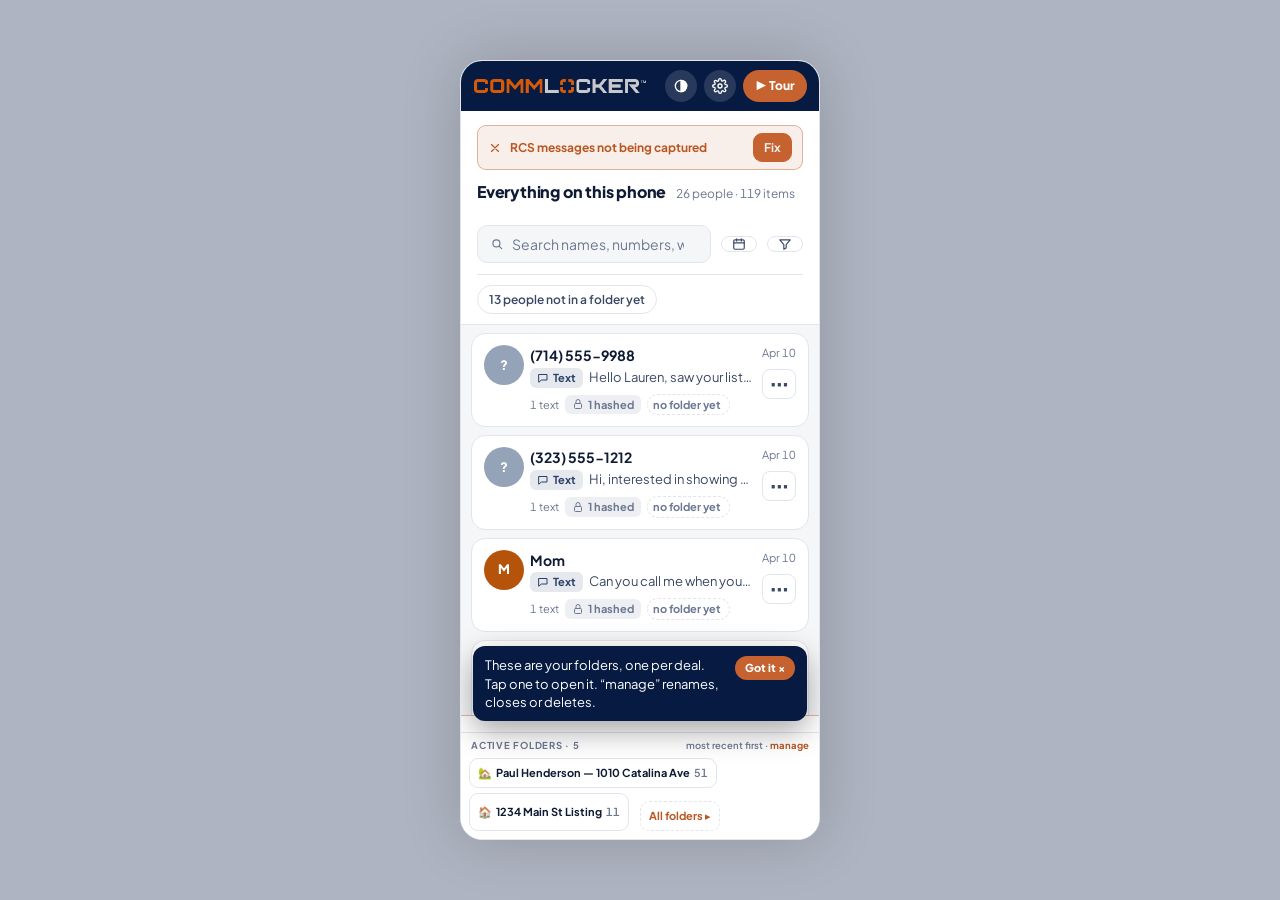
<file: index.html>
<!DOCTYPE html>
<html lang="en">
<head>
<meta charset="UTF-8">
<meta name="viewport" content="width=device-width, initial-scale=1.0">
<title>CommLocker Filing Desk</title>
<link rel="stylesheet" href="https://fonts.googleapis.com/css2?family=Plus+Jakarta+Sans:wght@400;500;600;700;800&family=Michroma&display=swap">
<style>
:root{
  --bg:#F5F6F8;--card:#FFFFFF;--line:#E2E5EB;--ink:#0F1B33;--ink2:#3B4864;--mute:#6C7891;--ok:#15803D;
  --hd:#071B42;--hd-ink:#EDEDED;--hd-dim:rgba(237,237,237,.7);--hd-field:rgba(237,237,237,.14);
  --orange:#C56230;--orange-hover:#E8793A;--orange-ink:#EDEDED;--orange-soft:color-mix(in srgb,#C56230 10%,#FFFFFF);--orange-line:color-mix(in srgb,#C56230 45%,transparent);
  --eyebrow:#B95722;
  --txt-c:#2B4169;--call-c:#2B4169;--vm-c:#2B4169;--miss-c:#B95722;--mail-c:#2B4169;
  --amber:#B95722;--amber-soft:color-mix(in srgb,#B95722 9%,#FFFFFF);--amber-line:color-mix(in srgb,#B95722 35%,transparent);
  --in-b:#EEF0F4;--out-b:color-mix(in srgb,#2B4169 10%,#FFFFFF);--hover:#F5F6F8;--drop:color-mix(in srgb,#2B4169 12%,#FFFFFF);--sel:color-mix(in srgb,#2B4169 7%,#FFFFFF);
  --shadow:0 6px 24px rgba(7,27,66,.16);
}
@media (prefers-color-scheme:dark){
  #app:not([data-theme="light"]){
    --bg:#0B1426;--card:#15213A;--line:#33436A;--ink:#F1F4F9;--ink2:#CFD6E3;--mute:#98A4BB;
    --hd:#01173C;--hd-ink:#EDEDED;--hd-dim:rgba(237,237,237,.65);--hd-field:rgba(237,237,237,.12);
    --orange:#C56230;--orange-hover:#E8793A;--orange-ink:#EDEDED;--orange-soft:color-mix(in srgb,#C56230 22%,#071B42);--orange-line:color-mix(in srgb,#C56230 55%,transparent);
    --eyebrow:#E8793A;
    --txt-c:#9FB3D9;--call-c:#9FB3D9;--vm-c:#9FB3D9;--miss-c:#E8793A;--mail-c:#9FB3D9;--ok:#4ADE80;
    --amber:#E8793A;--amber-soft:color-mix(in srgb,#B95722 22%,#071B42);--amber-line:color-mix(in srgb,#E8793A 40%,transparent);
    --in-b:#1D2B4B;--out-b:color-mix(in srgb,#C56230 28%,#15213A);--hover:#1B2745;--drop:#25386A;--sel:#1E2E55;
    --shadow:0 6px 24px rgba(0,0,0,.5);
  }
}
#app[data-theme="dark"]{
    --bg:#0B1426;--card:#15213A;--line:#33436A;--ink:#F1F4F9;--ink2:#CFD6E3;--mute:#98A4BB;
    --hd:#01173C;--hd-ink:#EDEDED;--hd-dim:rgba(237,237,237,.65);--hd-field:rgba(237,237,237,.12);
    --orange:#C56230;--orange-hover:#E8793A;--orange-ink:#EDEDED;--orange-soft:color-mix(in srgb,#C56230 22%,#071B42);--orange-line:color-mix(in srgb,#C56230 55%,transparent);
    --eyebrow:#E8793A;
    --txt-c:#9FB3D9;--call-c:#9FB3D9;--vm-c:#9FB3D9;--miss-c:#E8793A;--mail-c:#9FB3D9;--ok:#4ADE80;
    --amber:#E8793A;--amber-soft:color-mix(in srgb,#B95722 22%,#071B42);--amber-line:color-mix(in srgb,#E8793A 40%,transparent);
    --in-b:#1D2B4B;--out-b:color-mix(in srgb,#C56230 28%,#15213A);--hover:#1B2745;--drop:#25386A;--sel:#1E2E55;
    --shadow:0 6px 24px rgba(0,0,0,.5);
}
*{box-sizing:border-box;margin:0;padding:0}
html,body{height:100%;margin:0;padding:0;overflow:hidden;max-width:100%}
body{font-family:'Plus Jakarta Sans',system-ui,-apple-system,'Segoe UI',sans-serif;background:var(--bg);color:var(--ink);font-size:14px;line-height:1.45;-webkit-font-smoothing:antialiased;display:block}
button,input{font:inherit;color:inherit}
button{cursor:pointer;background:none;border:0}
button:focus-visible,input:focus-visible,[tabindex]:focus-visible{outline:2px solid var(--orange);outline-offset:2px}
.ic{width:14px;height:14px;stroke:currentColor;fill:none;stroke-width:2;stroke-linecap:round;stroke-linejoin:round;flex:none;vertical-align:-2px}

/* ---------- top bar ---------- */
.top{height:50px;background:var(--hd);color:var(--hd-ink);display:flex;align-items:center;gap:7px;padding:0 12px}
.brand{display:flex;align-items:center;white-space:nowrap;flex:1 1 auto;min-width:60px}
.wm{height:16px;width:auto;max-width:100%;display:block;object-fit:contain;object-position:left}
.preview .pvhead{background:#071B42;border-radius:6px;padding:8px 10px;margin-bottom:8px}
.preview .pvhead .wm{height:14px}
.tag{font-size:12px;color:var(--hd-dim);flex:1;min-width:0;white-space:nowrap;overflow:hidden;text-overflow:ellipsis}
.seg{display:flex;background:var(--hd-field);border-radius:8px;padding:3px;gap:2px;flex:none}
.seg button{padding:5px 11px;border-radius:6px;font-size:12px;font-weight:700;color:var(--hd-dim)}
.seg button[aria-pressed="true"]{background:var(--orange);color:var(--orange-ink)}

/* ---------- shell ---------- */
#app{position:fixed;top:0;left:0;width:100%;height:100%;max-width:100%;min-width:0;margin:0;display:flex;flex-direction:column;background:var(--bg);color:var(--ink);overflow:hidden;z-index:1}
@media (min-width:481px){#app{inset:0;margin:auto;width:360px;height:min(780px,100%);border:1px solid var(--line);border-radius:22px;box-shadow:0 0 60px rgba(0,0,0,.18)} body{background:color-mix(in srgb,var(--bg) 70%,#071B42 30%)}}
.top{flex:none}
.top .grow{flex:0 0 2px}
.tourbtn{background:var(--orange);}
.tourbtn:hover{background:var(--orange-hover)}
.tourbtn{color:#fff;border-radius:999px;padding:7px 12px;font-weight:800;font-size:12px;white-space:nowrap;flex:none}
.thm{width:32px;height:32px;border-radius:50%;background:var(--hd-field);color:#fff;display:inline-flex;align-items:center;justify-content:center;flex:none}
.thm .ic{width:16px;height:16px}
.thm:hover{background:rgba(255,255,255,.22)}
.shell{flex:1;min-height:0;display:flex;flex-direction:column;min-width:0}
.pane{background:var(--card);display:flex;flex-direction:column;min-height:0;min-width:0}
.left{flex:1 1 auto}
.tour{position:absolute;top:58px;left:12px;right:12px;z-index:90;transition:top .2s,bottom .2s;}
.tour.bottom{top:auto;bottom:12px}
.tip{position:absolute;left:12px;right:12px;top:58px;z-index:86;background:var(--hd);color:#fff;border-radius:12px;padding:10px 12px;font-size:13px;line-height:1.4;display:flex;gap:10px;align-items:flex-start;box-shadow:0 10px 30px rgba(0,0,0,.35)}
.tip.bottom{top:auto;bottom:118px}
.tip[hidden]{display:none}
.tipx{flex:none;background:var(--orange);color:#fff;font-weight:800;font-size:11px;border-radius:999px;padding:4px 10px}
.tour{background:var(--hd);color:#fff;border-radius:14px;padding:12px 14px;box-shadow:0 10px 30px rgba(0,0,0,.35)}
.tour-h{display:flex;align-items:center;gap:8px;font-size:14px}
.tour-n{background:var(--orange);color:#fff;font-weight:800;font-size:11px;border-radius:999px;padding:2px 8px;white-space:nowrap}
.tour-d{font-size:13px;line-height:1.45;color:rgba(255,255,255,.85);margin-top:6px}
.tour-a{display:flex;gap:6px;align-items:center;margin-top:10px}
.tour-a .grow{flex:1}
.tour .btn{background:rgba(255,255,255,.12);border-color:transparent;color:#fff}
.tour .btn.primary{background:var(--orange)}
.tour .btn:hover{color:#fff}
.ph{padding:14px 16px 10px;border-bottom:1px solid var(--line);display:flex;flex-direction:column;gap:10px}
.ph-row{display:flex;align-items:baseline;gap:10px;flex-wrap:wrap}
.ph h2{font-size:16px;font-weight:800;letter-spacing:-.2px}
.ph .count{font-size:12px;color:var(--mute);font-variant-numeric:tabular-nums}
.search{display:flex;align-items:center;gap:8px;background:var(--bg);border:1px solid var(--line);border-radius:10px;padding:8px 12px;color:var(--mute)}
.search input{flex:1;background:none;border:0;outline:0;min-width:0}
.search input::placeholder{color:var(--mute)}
.srow{display:flex;gap:6px;align-items:stretch}
#chips:empty{display:none}
.ph-row[hidden]{display:none}
.dbtn .lbl{display:none}
.dbtn.on .lbl{display:inline}
.fhead{display:flex;flex-direction:column;gap:5px}
.fhead .back{align-self:flex-start;padding:2px 6px 2px 0;border:0;background:none;color:var(--orange);font-size:12px;margin:0}
.fttl{display:flex;align-items:center;gap:8px}
.fttl .fi{font-size:20px;flex:none}
.fttl b{font-size:17px;letter-spacing:-.2px;flex:1;min-width:0;white-space:nowrap;overflow:hidden;text-overflow:ellipsis}
.fst{font-size:10px;font-weight:700;letter-spacing:.06em;text-transform:uppercase;color:var(--mute);border:1px solid var(--line);border-radius:999px;padding:2px 7px;flex:none}
.fmeta{font-size:12px;color:var(--mute);font-variant-numeric:tabular-nums}
.frowx{display:flex;align-items:center;gap:8px}
.frowx .grow{flex:1}
.rowact{display:flex;gap:6px;margin-top:6px}
.cats{display:flex;flex-wrap:wrap;gap:5px;padding:2px 8px 6px}
.cchip{font-size:11px;font-weight:700;padding:4px 9px;border-radius:999px;border:1px solid var(--line);background:var(--card);color:var(--ink2)}
.cchip.on{border-color:var(--orange);background:var(--sel);color:var(--ink)}
.fnew+.cats{padding:0 0 8px}
.chan{font-size:10px;font-weight:700;color:var(--mute);border:1px solid var(--line);border-radius:999px;padding:1px 6px;margin-left:6px;white-space:nowrap}
.rowact .btn{padding:4px 9px;font-size:11px}
.frow.closed{opacity:.6}
.fdiv{font-size:10px;font-weight:700;letter-spacing:.08em;text-transform:uppercase;color:var(--mute);padding:10px 0 2px}
.pop .pbtns{display:flex;gap:6px;padding:6px 8px 4px;justify-content:flex-end;align-items:center}
.pop .pbtns .grow{flex:1}
.notetxt{display:block;width:calc(100% - 16px);margin:4px 8px 0;background:var(--bg);border:1px solid var(--line);border-radius:8px;padding:8px 10px;font:inherit;font-size:13px;color:var(--ink);resize:none;outline:0}
.notetxt:focus{border-color:var(--orange)}
#micbtn.on{border-color:var(--orange);color:var(--orange)}
.rolelist{max-height:240px;overflow-y:auto}
.srow .search{flex:1;min-width:0}
.dbtn{display:inline-flex;align-items:center;gap:5px;padding:0 10px;border-radius:10px;border:1px solid var(--line);background:var(--card);color:var(--ink2);font-size:12px;font-weight:700;white-space:nowrap}
.dbtn.on{border-color:var(--orange);background:var(--orange-soft);color:var(--amber)}
.dclr{width:30px;border-radius:10px;border:1px solid var(--orange-line);background:var(--orange-soft);color:var(--amber);font-size:16px;font-weight:800}
.selbar{display:flex;align-items:center;gap:8px;padding:8px 12px;border-top:1px solid var(--orange-line);background:var(--card);font-size:13px;flex:none}
.selbar .grow{flex:1}
.narrow .row.selmode{grid-template-columns:22px 36px 1fr auto}
.chips{display:flex;gap:6px;flex-wrap:wrap}
.chip{padding:5px 11px;border-radius:999px;border:1px solid var(--line);font-size:12px;font-weight:600;color:var(--ink2);display:inline-flex;align-items:center;gap:5px;background:var(--card)}
.chip[aria-pressed="true"]{background:#071B42;color:#EDEDED;border-color:#071B42}
.chip .n{font-variant-numeric:tabular-nums;opacity:.7;font-weight:600}
.scroll{flex:1;overflow-y:auto;min-height:0;overscroll-behavior:contain;position:relative}

/* folder banner in left pane */
.btn.back{align-self:flex-start;border-color:var(--orange);color:var(--orange);background:var(--orange-soft);font-size:13px;padding:8px 14px;margin-bottom:2px}
.fbanner{display:flex;align-items:center;gap:10px;padding:10px 12px;border-radius:10px;background:var(--sel);border:1px solid var(--orange-line)}
.fbanner .fi{font-size:20px;flex:none}
.fbanner b{font-size:14px}
.fbanner .m{font-size:12px;color:var(--mute);font-variant-numeric:tabular-nums}
.fbanner .grow{flex:1;min-width:0}
.btn{padding:7px 12px;border-radius:9px;font-size:12px;font-weight:700;border:1px solid var(--line);background:var(--card);color:var(--ink2);white-space:nowrap;display:inline-flex;align-items:center;gap:6px}
.btn:hover{border-color:var(--orange);color:var(--orange)}
.btn.primary{background:var(--orange);color:var(--orange-ink);border-color:var(--orange)}
.btn.primary:hover{background:var(--orange-hover);border-color:var(--orange-hover);color:var(--orange-ink)}
.btn.ghost{border-color:transparent}

.seg.dark{background:color-mix(in srgb,var(--line) 60%,transparent);align-self:flex-start}
.seg.dark button{color:var(--ink2)}
.tl{padding:6px 16px 14px}
.tl .who2{display:flex;align-items:center;gap:6px;font-size:11px;font-weight:700;color:var(--mute);margin:8px 0 2px}
.tl .who2 .av{width:20px;height:20px;font-size:9px}
.tl .out .who2{flex-direction:row-reverse}
.tlsum{display:flex;gap:6px;flex-wrap:wrap;padding:12px 16px 4px;font-size:12px;color:var(--mute)}
.tlsum .fchip{max-width:none}
.fchip.pc{color:color-mix(in srgb,var(--pc) 65%,var(--ink));border-color:color-mix(in srgb,var(--pc) 55%,transparent);background:color-mix(in srgb,var(--pc) 12%,transparent)}
/* ---------- conversation rows ---------- */
.row{display:grid;grid-template-columns:22px 40px 1fr auto;gap:12px;align-items:start;padding:12px 16px;border-bottom:1px solid var(--line);cursor:pointer;position:relative}
.row:hover{background:var(--hover)}
.row.open{background:var(--hover)}
.row.dim{opacity:.55}
.row.dragging{opacity:.4}
.row .sel{margin-top:12px;width:16px;height:16px;accent-color:var(--orange);cursor:pointer}
.av{width:40px;height:40px;border-radius:50%;display:flex;align-items:center;justify-content:center;color:#fff;font-weight:800;font-size:13px;letter-spacing:-.02em}
.l1{display:flex;align-items:baseline;gap:8px;min-width:0}
.l1 b{font-size:14px;white-space:nowrap;overflow:hidden;text-overflow:ellipsis}
.l1 .role{font-size:12px;color:var(--mute);white-space:nowrap;overflow:hidden;text-overflow:ellipsis;min-width:0}
.l2{display:flex;align-items:center;gap:6px;color:var(--ink2);font-size:13px;margin-top:2px;min-width:0}
.l2 .prev{white-space:nowrap;overflow:hidden;text-overflow:ellipsis;min-width:0}
.l3{display:flex;align-items:center;gap:6px;flex-wrap:wrap;margin-top:6px}
.kind{display:inline-flex;align-items:center;gap:4px;font-size:11px;font-weight:700;padding:2px 7px;border-radius:6px;white-space:nowrap}
.kind .ic{width:12px;height:12px}
.k-text{color:var(--txt-c);background:color-mix(in srgb,var(--txt-c) 12%,transparent)}
.k-call{color:var(--call-c);background:color-mix(in srgb,var(--call-c) 12%,transparent)}
.k-vm{color:var(--vm-c);background:color-mix(in srgb,var(--vm-c) 12%,transparent)}
.k-miss{color:var(--miss-c);background:color-mix(in srgb,var(--miss-c) 12%,transparent)}
.k-mail{color:var(--mail-c);background:color-mix(in srgb,var(--mail-c) 12%,transparent)}
.card.mail{border-left-color:var(--mail-c)}
.card.mail .h{color:var(--mail-c)}
.card .sub{font-weight:700;font-size:13px;margin-top:2px}
.card .meta{font-size:11px;color:var(--mute);margin-top:1px;word-break:break-all}
.fx{margin-left:4px;width:16px;height:16px;border-radius:50%;display:inline-flex;align-items:center;justify-content:center;font-size:12px;line-height:1;color:var(--mute);background:color-mix(in srgb,var(--mute) 14%,transparent);flex:none}
.fx:hover{background:var(--miss-c);color:#fff}
.ifolders span{display:inline-flex;align-items:center}
.frow{display:flex;align-items:center;gap:8px;padding:8px 0;border-bottom:1px solid var(--line)}
.frow .fi{font-size:20px;width:28px;text-align:center;flex:none}
.frow .fm{flex:1;min-width:0}
.frow .fm b{display:block;font-size:14px;white-space:nowrap;overflow:hidden;text-overflow:ellipsis}
.frow .fm span{font-size:11px;color:var(--mute)}
.fact{display:flex;gap:6px;flex-wrap:wrap;align-items:center;padding:6px 0 10px 36px;border-bottom:1px solid var(--line)}
.fact input{flex:1;min-width:120px;background:var(--bg);border:1px solid var(--line);border-radius:8px;padding:7px 10px;outline:0;color:var(--ink)}
.fact .warn{width:100%;font-size:12px;color:var(--amber)}
.btn.danger{border-color:var(--miss-c);color:var(--miss-c)}
.btn.danger.primary{background:var(--miss-c);border-color:var(--miss-c);color:#fff}
.fnew{display:flex;gap:6px;padding:8px 0;border-bottom:1px solid var(--line)}
.fnew input{flex:1;min-width:0;background:var(--bg);border:1px solid var(--line);border-radius:8px;padding:8px 10px;outline:0;color:var(--ink)}
.fnote{font-size:11px;color:var(--mute);margin-top:auto;padding-top:10px;display:flex;justify-content:space-between;align-items:center;gap:8px}
.fnote button{color:var(--eyebrow);font-weight:700;font-size:11px}
.sc.more{border-style:dashed;color:var(--eyebrow)}
.srow{display:flex;align-items:center;gap:10px;width:100%;padding:11px 0;border-bottom:1px solid var(--line);text-align:left;color:var(--ink)}
.srow .si{width:30px;height:30px;border-radius:9px;background:var(--orange-soft);color:var(--eyebrow);display:inline-flex;align-items:center;justify-content:center;flex:none}
.srow .st{font-weight:700;font-size:14px;flex:1;min-width:0}
.srow .sv{font-size:12px;color:var(--mute);white-space:nowrap;overflow:hidden;text-overflow:ellipsis;max-width:45%}
.srow .sc2{color:var(--mute)}
.prow{display:flex;align-items:flex-start;gap:10px;padding:10px 0;border-bottom:1px solid var(--line)}
.prow.bad{background:var(--orange-soft);margin:0 -12px;padding:10px 12px;border-left:3px solid var(--orange)}
.prow .pm{flex:1;min-width:0}
.prow .pm b{display:block;font-size:14px}
.prow .pm>span{font-size:11.5px;color:var(--mute);display:block}
.pfix{margin-top:6px;font-size:12px;color:var(--ink2);line-height:1.4}
.pfix b{display:inline;font-size:inherit}
.pfix code{display:block;font-family:ui-monospace,Menlo,monospace;font-size:10.5px;color:var(--eyebrow);margin-top:3px}
.pill{display:inline-flex;align-items:center;gap:4px;font-size:11px;font-weight:700;padding:4px 9px;border-radius:999px;flex:none}
.pill.ok{color:var(--ok);background:color-mix(in srgb,var(--ok) 12%,transparent)}
.pwarn{display:flex;align-items:center;gap:8px;padding:7px 10px;border-radius:9px;background:var(--orange-soft);border:1px solid var(--orange-line);color:var(--eyebrow);font-size:12px;font-weight:700}
.pwarn span{flex:1;min-width:0}
.pwarn .btn{padding:5px 10px}
.narrow .strip .lbl a{color:var(--eyebrow);font-weight:700;cursor:pointer;text-transform:none;letter-spacing:0}
.cnt{font-size:11px;color:var(--mute);font-variant-numeric:tabular-nums;display:inline-flex;gap:8px}
.fchip{display:inline-flex;align-items:center;gap:4px;font-size:11px;font-weight:700;padding:2px 8px 2px 5px;border-radius:999px;border:1px solid color-mix(in srgb,#2B4169 28%,transparent);background:var(--sel);color:var(--ink2);white-space:nowrap}
.fchip.none{border-style:dashed;color:var(--mute);background:transparent;border-color:var(--line)}
.rside{display:flex;flex-direction:column;align-items:flex-end;gap:8px}
.when{font-size:11px;color:var(--mute);font-variant-numeric:tabular-nums;white-space:nowrap}
.file{padding:5px 10px;border-radius:8px;border:1.5px dashed var(--orange);color:var(--orange);font-size:12px;font-weight:700;display:inline-flex;align-items:center;gap:5px;background:var(--card)}
.file:hover{background:var(--orange-soft)}

/* thread */
.thread{background:var(--bg);border-bottom:1px solid var(--line);padding:6px 16px 14px 16px}
.divider{display:flex;align-items:center;gap:10px;font-size:11px;font-weight:700;letter-spacing:.05em;text-transform:uppercase;color:var(--mute);padding:12px 6px 6px}
.divider::before,.divider::after{content:"";flex:1;height:1px;background:var(--line)}
.item{display:flex;gap:8px;padding:4px 0;align-items:flex-end}
.item.out{flex-direction:row-reverse}
.item[draggable]{cursor:grab}
.item.dragging{opacity:.4}
.bubble{max-width:min(72%,560px);background:var(--in-b);border-radius:14px;padding:8px 12px 6px;position:relative}
.out .bubble{background:var(--out-b)}
.bubble .who{font-size:11px;font-weight:700;color:var(--mute);margin-bottom:1px}
.bubble .t{white-space:pre-wrap;word-wrap:break-word}
.bubble .ts{font-size:10px;color:var(--mute);text-align:right;margin-top:3px;font-variant-numeric:tabular-nums}
.note{margin-top:6px;padding:6px 9px;background:var(--amber-soft);border-left:3px solid var(--amber);border-radius:0 6px 6px 0;font-size:12px;color:var(--amber)}
.note b{font-size:10px;text-transform:uppercase;letter-spacing:.05em;display:block;margin-bottom:1px}
.att{display:inline-flex;align-items:center;gap:4px;font-size:11px;padding:3px 8px;border-radius:6px;background:var(--card);border:1px solid var(--line);margin:6px 4px 0 0;color:var(--ink2)}
.card{max-width:min(72%,560px);background:var(--card);border:1px solid var(--line);border-left:3px solid var(--call-c);border-radius:10px;padding:9px 12px}
.card.vm{border-left-color:var(--vm-c)}
.card.miss{border-left-color:var(--miss-c)}
.card .h{display:flex;align-items:center;gap:8px;font-weight:700;font-size:13px;color:var(--call-c)}
.card.vm .h{color:var(--vm-c)}
.card.miss .h{color:var(--miss-c)}
.card .h .ts{margin-left:auto;font-weight:500;font-size:11px;color:var(--mute);font-variant-numeric:tabular-nums}
.card .q{font-style:italic;color:var(--ink2);margin-top:4px;font-size:13px}
.card .n{margin-top:5px;font-size:12px;color:var(--ink2)}
.iact{display:flex;flex-direction:column;gap:4px;align-self:center}
.ifile{display:inline-flex;align-items:center;gap:3px;padding:3px 6px;border-radius:6px;color:var(--mute);border:1px dashed var(--line);font-size:10px;font-weight:700}
.ifile .ic{width:12px;height:12px}
.item:hover .ifile{opacity:1}
.ifile:hover{color:var(--orange);background:var(--orange-soft)}
.hash{display:flex;align-items:center;gap:5px;margin-top:6px;font-size:10px;color:var(--mute);font-family:ui-monospace,SFMono-Regular,Menlo,monospace;letter-spacing:-.01em;white-space:nowrap;overflow:hidden;text-overflow:ellipsis}
.hash .ic{width:10px;height:10px;color:var(--mute)}
.hash b{color:var(--ink2);font-weight:700}
.k-lock{color:var(--mute);background:color-mix(in srgb,var(--mute) 12%,transparent)}
.ifolders{display:flex;gap:4px;flex-wrap:wrap;margin-top:5px}
.ifolders span{font-size:10px;font-weight:700;color:var(--mute);border:1px solid var(--line);border-radius:999px;padding:1px 7px}
.more{margin:8px 6px 0;font-size:12px;color:var(--mute)}
.thead{display:flex;align-items:center;gap:8px;padding:10px 4px 4px;font-size:12px;color:var(--mute);flex-wrap:wrap}
.thead .grow{flex:1}
.thead .btn{padding:5px 10px;font-size:12px}
.thead .btn.on{background:var(--hd);color:#fff;border-color:var(--hd)}
.pk{width:18px;height:18px;accent-color:var(--orange);align-self:center;flex:none;cursor:pointer}
.item.pickable{cursor:pointer;border-radius:12px;padding:6px 4px}
.item.pickable:hover{background:color-mix(in srgb,var(--orange) 8%,transparent)}
.item.picked{background:var(--sel);outline:1.5px solid var(--orange-line)}
.pickbar{position:sticky;bottom:0;display:flex;flex-wrap:wrap;align-items:center;gap:10px;margin:10px -16px -14px;padding:10px 16px;background:var(--card);border-top:1px solid var(--orange-line);font-size:13px;font-weight:600;box-shadow:0 -6px 16px rgba(16,28,56,.06)}
.pickbar .grow{flex:1}
.narrow .pickbar{margin:10px -10px -12px;padding:10px}
.more button{color:var(--orange);font-weight:700}
.item.rest{opacity:.42}


/* ---------- folders pane ---------- */
.newf{display:flex;gap:8px;align-items:center;border:1.5px dashed var(--orange-line);border-radius:10px;padding:8px 10px;background:var(--card)}
.newf.hot{background:var(--drop);border-color:var(--orange);border-style:solid}
.newf input{flex:1;background:none;border:0;outline:0;min-width:0}
.newf input::placeholder{color:var(--mute)}
.fl{padding:10px 12px;display:flex;flex-direction:column;gap:8px}
.folder{display:grid;grid-template-columns:38px 1fr;gap:10px;padding:10px 12px;border:1.5px solid var(--line);border-radius:12px;cursor:pointer;background:var(--card);transition:border-color .12s,background .12s}
.folder:hover{border-color:var(--orange-line)}
.folder.on{border-color:var(--orange);background:var(--sel)}
.folder.hot{border-color:var(--orange);background:var(--drop);border-style:dashed}
.folder .fi{width:38px;height:38px;border-radius:10px;display:flex;align-items:center;justify-content:center;font-size:20px}
.folder .fn{font-weight:800;font-size:14px;white-space:nowrap;overflow:hidden;text-overflow:ellipsis}
.folder .fm{font-size:11px;color:var(--mute);margin-top:2px;font-variant-numeric:tabular-nums}
.folder .fs{display:flex;gap:6px;margin-top:6px;flex-wrap:wrap}
.folder .fs .kind{font-size:10px;padding:1px 6px}
.folder .fa{display:flex;gap:6px;margin-top:8px}
.folder .fa .btn{padding:5px 9px;font-size:11px}
.hint{padding:10px 16px 14px;font-size:12px;color:var(--mute);line-height:1.5;border-top:1px solid var(--line)}

/* strip (phone) */
.strip{display:none}

/* ---------- popover / toast ---------- */
.pop{position:absolute;z-index:80;background:var(--card);border:1px solid var(--line);border-radius:12px;box-shadow:var(--shadow);width:280px;max-width:calc(100vw - 24px);padding:6px;display:none}
.pop.open{display:block}
.pop .pt{font-size:11px;font-weight:700;letter-spacing:.06em;text-transform:uppercase;color:var(--eyebrow);padding:8px 10px 4px}
.pop .po{display:flex;align-items:center;gap:10px;width:100%;padding:8px 10px;border-radius:8px;text-align:left}
.pop .po:hover{background:var(--hover)}
.pop .po .fi{font-size:18px;width:24px;text-align:center}
.pop .po .fn{flex:1;font-weight:600;font-size:13px;min-width:0;white-space:nowrap;overflow:hidden;text-overflow:ellipsis}
.pop .po .ck{width:18px;height:18px;border-radius:50%;border:1.5px solid var(--line);display:flex;align-items:center;justify-content:center;color:#fff}
.pop .po.in .ck{background:var(--ok);border-color:var(--ok)}
.pop .ps{font-size:11px;color:var(--mute);padding:0 10px 6px}
.pop .done{display:flex;justify-content:flex-end;gap:4px;padding:6px 8px 2px}
.pop .newrow{display:flex;gap:6px;padding:6px 8px 4px;border-top:1px solid var(--line);margin-top:4px}
.pop .newrow input{flex:1;background:var(--bg);border:1px solid var(--line);border-radius:8px;padding:7px 10px;outline:0;min-width:0}
.pop .newrow input:focus{border-color:var(--orange)}
.pop .drow{display:flex;gap:6px;padding:6px 8px 4px;border-top:1px solid var(--line);margin-top:4px}
.pop .drow label{flex:1;display:flex;flex-direction:column;gap:3px;font-size:10px;font-weight:700;letter-spacing:.05em;text-transform:uppercase;color:var(--eyebrow);min-width:0}
.pop .drow input{background:var(--bg);border:1px solid var(--line);border-radius:8px;padding:6px 8px;outline:0;min-width:0;font:inherit;font-size:12px;color:var(--ink);width:100%}
.pop .drow input:focus{border-color:var(--orange)}
.toast{position:absolute;left:50%;bottom:120px;transform:translateX(-50%) translateY(8px);background:var(--hd);color:#fff;padding:9px 14px;border-radius:999px;font-weight:600;font-size:12px;opacity:0;transition:.2s;pointer-events:none;z-index:95;box-shadow:var(--shadow);white-space:nowrap;max-width:calc(100% - 24px);overflow:hidden;text-overflow:ellipsis}
.toast.show{opacity:1;transform:translateX(-50%)}
.empty{padding:40px 20px;text-align:center;color:var(--mute);font-size:13px}


/* ---------- three-dot menu + export sheet ---------- */
.more-btn{width:34px;height:30px;border-radius:8px;border:1px solid var(--line);background:var(--card);color:var(--ink2);font-weight:800;font-size:18px;line-height:1;display:inline-flex;align-items:center;justify-content:center}
.more-btn:hover{border-color:var(--orange);color:var(--orange)}
.pop .po small{display:block;font-size:11px;color:var(--mute);font-weight:500;margin-top:1px}
.ov{position:absolute;inset:0;z-index:70;display:none;background:var(--card);color:var(--ink)}
.ov.open{display:flex;flex-direction:column}
.sheet{flex:1;min-height:0;display:flex;flex-direction:column;gap:6px;padding:8px 12px 12px;overflow-y:auto}
.xh{display:flex;align-items:center;gap:8px;height:44px;flex:none;margin:0 -12px;padding:0 8px;border-bottom:1px solid var(--line)}
.xh .btn{padding:6px 8px}
.xh .xt{min-width:0;line-height:1.15}
.xh .xt b{display:block;font-size:14px}
.xh .xt span{display:block;font-size:11px;color:var(--mute);white-space:nowrap;overflow:hidden;text-overflow:ellipsis}
.chk{display:flex;align-items:center;gap:8px;padding:6px 10px;border-radius:9px;border:1px solid var(--line);font-weight:700;font-size:12px;flex-wrap:wrap}
.chk.ok{border-color:color-mix(in srgb,var(--ok) 40%,transparent);background:color-mix(in srgb,var(--ok) 8%,transparent);color:var(--ok)}
.chk.warn{border-color:var(--orange-line);background:var(--orange-soft);color:var(--amber)}
.chk .d{margin-left:auto;font-weight:500;font-size:11px;color:var(--mute);white-space:nowrap;overflow:hidden;text-overflow:ellipsis;max-width:55%}
.chk .fix{width:100%;display:flex;gap:6px;margin-top:4px}
.chk .fix input{flex:1;background:var(--card);border:1px solid var(--line);border-radius:8px;padding:6px 10px;outline:0;min-width:0;font-weight:500;color:var(--ink);font-size:12px}
.xscope{display:flex;align-items:center;gap:8px;font-size:12px;color:var(--ink2);padding:5px 8px;width:100%;text-align:left;border:1px solid var(--line);border-radius:9px;background:var(--card);flex-wrap:wrap}
.xscope.on{border-color:var(--orange-line);background:var(--orange-soft)}
.xscope .ic{width:14px;height:14px;color:var(--orange)}
.xlist{flex:1;min-height:90px;overflow-y:auto;display:flex;flex-direction:column;gap:5px}
.xcard{display:flex;align-items:center;gap:8px;border:1px solid var(--line);border-radius:9px;padding:6px 8px;font-size:12px}
.xcard .xc1{flex:1;min-width:0;line-height:1.25}
.xcard .xc1 b{display:block;white-space:nowrap;overflow:hidden;text-overflow:ellipsis}
.xcard .xc1 span{color:var(--mute);font-size:11px}
.xcard .xc2{font-family:ui-monospace,Menlo,monospace;font-size:9px;color:var(--mute);line-height:1.3;text-align:right;white-space:nowrap}
.pvtabs{display:flex;gap:6px;flex:none;padding:8px 0 0;overflow-x:auto}
.pvtabs .chip{flex:none}
.xscope b{color:var(--ink)}
.xscope .xid{margin-left:auto;font-family:ui-monospace,Menlo,monospace;font-size:10px;color:var(--mute);white-space:nowrap}
.tiles{display:grid;grid-template-columns:repeat(5,1fr);gap:4px}
.tiles div{border:1px solid var(--line);border-radius:9px;padding:5px 6px;font-weight:800;font-size:15px;font-variant-numeric:tabular-nums;display:flex;flex-direction:column;line-height:1.15}
.tiles div small{font-size:8px;font-weight:600;color:var(--mute);text-transform:uppercase;letter-spacing:.04em}
.hashbox{font-family:ui-monospace,SFMono-Regular,Menlo,monospace;font-size:10px;word-break:break-all;background:var(--bg);border:1px solid var(--line);border-radius:9px;padding:7px 10px;line-height:1.45}
.hashbox b{display:block;font-family:'Plus Jakarta Sans',system-ui,sans-serif;font-size:10px;letter-spacing:.06em;text-transform:uppercase;color:var(--eyebrow);margin-bottom:2px}
.hashbox .ok{color:var(--ok);font-weight:700}
.hashbox .why{display:block;font-family:'Plus Jakarta Sans',system-ui,sans-serif;font-size:11px;color:var(--ink2);margin-top:2px;word-break:normal}
.segx{display:flex;gap:6px}
.segx button{flex:1;padding:9px 8px;border-radius:10px;border:1.5px solid var(--line);font-size:12px;font-weight:700;color:var(--ink2);background:var(--card)}
.segx button.on{border-color:var(--orange);background:var(--sel);color:var(--amber)}
.segx button:disabled{opacity:.45}
.xfiles{font-size:11px;color:var(--mute);padding:0 2px}
.xgrow{flex:1}
.xbig{width:100%;justify-content:center;padding:12px;font-size:14px;border-radius:12px}
.xsmall{width:100%;justify-content:center}
.pvscroll{flex:1;min-height:0;overflow-y:auto;padding-top:10px}
.preview{border:1px solid #2B4169;border-radius:8px;padding:14px;background:#fff;color:#111C32;font-size:11px;line-height:1.5;font-family:'Plus Jakarta Sans',system-ui,sans-serif}
.preview h5{font-size:11px;letter-spacing:.08em;text-transform:uppercase;margin:0 0 6px;color:#071B42}
.preview .brand{margin-bottom:2px}
.preview .row2{display:grid;grid-template-columns:auto 1fr;gap:1px 10px}
.preview .row2 span:nth-child(odd){color:#555}
.preview .mono{font-family:ui-monospace,Menlo,monospace;font-size:9.5px;word-break:break-all;color:#333}
.preview .m{color:#16A34A;font-weight:700}
.preview hr{border:0;border-top:1px solid #ddd;margin:10px 0}
.preview p{margin:0 0 4px}

/* ---------- narrow / phone layout ---------- */
.narrow .strip{display:flex;flex-wrap:wrap;align-content:flex-start;gap:5px;flex:none;padding:6px 8px 8px;background:var(--card);border-top:1px solid var(--line)}
.narrow .strip .lbl{width:100%;display:flex;justify-content:space-between;font-size:9.5px;font-weight:700;letter-spacing:.08em;text-transform:uppercase;color:var(--mute);padding:0 2px}
.narrow .strip .lbl span{font-weight:600;letter-spacing:0;text-transform:none}
.sc{display:inline-flex;align-items:center;gap:4px;padding:6px 8px;border-radius:9px;border:1.5px solid var(--line);font-size:11px;font-weight:700;background:var(--card);max-width:100%;text-align:left;flex:none}
.sc .t{white-space:nowrap}
.sc .n{flex:none;color:var(--mute);font-weight:600}
.sc[hidden]{display:none}
.sc.on{border-color:var(--orange);background:var(--sel)}
.sc.hot{border-color:var(--orange);background:var(--drop)}
.sc.add{border-style:dashed;color:var(--orange);border-color:var(--orange-line)}
.sc .n{font-variant-numeric:tabular-nums;color:var(--mute);font-weight:600}
.narrow .row{grid-template-columns:36px 1fr auto;gap:10px;padding:11px 12px}
.narrow .l1 .role{display:none}
.rolepill{display:inline-flex;align-items:center;gap:2px;font-size:10.5px;font-weight:700;padding:1px 7px;border-radius:999px;border:1px solid var(--line);color:var(--ink2);background:var(--card);white-space:nowrap;flex:none;line-height:1.4}
.rolepill.none{border-style:dashed;color:var(--mute)}
.rolepill:hover{border-color:var(--orange);color:var(--orange)}
.l1 .rolepill{margin-left:2px}
.narrow .bubble,.narrow .card{max-width:84%}
.narrow .ifile{opacity:1}
.narrow .thread{padding:4px 10px 12px}
@media (prefers-reduced-motion:reduce){*{transition:none!important}}
/* ---------- conversations as boxes, messages as phone bubbles ---------- */
#rows{background:var(--bg);padding:8px 10px 12px}
.row{background:var(--card);border:1px solid var(--line);border-radius:14px;margin-top:8px;box-shadow:0 1px 2px rgba(7,27,66,.05)}
.row:first-child{margin-top:0}
.row.open{border-radius:14px 14px 0 0;border-bottom-color:transparent}
.thread{background:color-mix(in srgb,var(--line) 35%,var(--bg));border:1px solid var(--line);border-top:0;border-radius:0 0 14px 14px;margin-bottom:2px}
.narrow .thread{padding:6px 10px 12px}
.bubble{background:var(--bubble-in);color:var(--ink);border-radius:18px 18px 18px 6px;padding:9px 13px 7px;box-shadow:0 1px 1px rgba(7,27,66,.06)}
.out .bubble{background:var(--bubble-out);color:#FFFFFF;border-radius:18px 18px 6px 18px}
.out .bubble .who,.out .bubble .ts{color:rgba(255,255,255,.72)}
.out .bubble .hash,.out .bubble .hash b{color:rgba(255,255,255,.7)}
.out .bubble .hash .ic{color:rgba(255,255,255,.7)}
.out .bubble .ifolders span{background:rgba(255,255,255,.14);border-color:rgba(255,255,255,.3);color:#fff}
.out .bubble .ifolders .fx{color:#fff;background:rgba(255,255,255,.2)}
.out .bubble .note{background:rgba(255,255,255,.14);color:#fff;border-left-color:rgba(255,255,255,.6)}
.out .bubble .att{background:rgba(255,255,255,.14);color:#fff;border-color:rgba(255,255,255,.3)}
.card{border:1px solid var(--line);border-left:4px solid var(--call-c);background:var(--card);border-radius:12px;box-shadow:0 1px 1px rgba(7,27,66,.06)}
.tl{padding:6px 12px 14px}
.tlsum{padding:12px 12px 4px}
:root{--bubble-in:#E8ECF3;--bubble-out:#2B4169}
#app:not([data-theme="light"]) .row{box-shadow:none}
@media (prefers-color-scheme:dark){#app:not([data-theme="light"]){--bubble-in:#243456;--bubble-out:#3B5A94}}
#app[data-theme="dark"]{--bubble-in:#243456;--bubble-out:#3B5A94}
@media (prefers-color-scheme:dark){#app:not([data-theme="light"]) .bubble{box-shadow:none}}
</style>

</head>
<body>
<svg width="0" height="0" style="position:absolute" aria-hidden="true">
  <symbol id="i-text" viewBox="0 0 24 24"><path d="M4 5h16v11H9l-5 4z"/></symbol>
  <symbol id="i-call" viewBox="0 0 24 24"><path d="M5 3h4l2 5-2.5 1.5a12 12 0 0 0 6 6L16 13l5 2v4a2 2 0 0 1-2 2A17 17 0 0 1 3 5a2 2 0 0 1 2-2z"/></symbol>
  <symbol id="i-miss" viewBox="0 0 24 24"><path d="M5 3h4l2 5-2.5 1.5a12 12 0 0 0 6 6L16 13l5 2v4a2 2 0 0 1-2 2A17 17 0 0 1 3 5a2 2 0 0 1 2-2z"/><path d="M15 3l6 6M21 3l-6 6"/></symbol>
  <symbol id="i-vm" viewBox="0 0 24 24"><circle cx="6.5" cy="12" r="3.5"/><circle cx="17.5" cy="12" r="3.5"/><path d="M6.5 15.5h11"/></symbol>
  <symbol id="i-folder" viewBox="0 0 24 24"><path d="M3 6h6l2 2h10v11H3z"/></symbol>
  <symbol id="i-cal" viewBox="0 0 24 24"><rect x="3" y="5" width="18" height="16" rx="2"/><path d="M16 3v4M8 3v4M3 10h18"/></symbol>
<symbol id="i-funnel" viewBox="0 0 24 24"><path d="M3 5h18l-7 8v6l-4 2v-8z"/></symbol>
<symbol id="i-search" viewBox="0 0 24 24"><circle cx="11" cy="11" r="6"/><path d="M20 20l-4.5-4.5"/></symbol>
  <symbol id="i-x" viewBox="0 0 24 24"><path d="M6 6l12 12M18 6L6 18"/></symbol>
  <symbol id="i-check" viewBox="0 0 24 24"><path d="M5 12l5 5 9-10"/></symbol>
  <symbol id="i-pdf" viewBox="0 0 24 24"><path d="M6 3h8l4 4v14H6z"/><path d="M14 3v4h4"/><path d="M9 13h6M9 17h6"/></symbol>
  <symbol id="i-plus" viewBox="0 0 24 24"><path d="M12 5v14M5 12h14"/></symbol>
  <symbol id="i-back" viewBox="0 0 24 24"><path d="M15 5l-7 7 7 7"/></symbol>
  <symbol id="i-fwd" viewBox="0 0 24 24"><path d="M9 5l7 7-7 7"/></symbol>
  <symbol id="i-sun" viewBox="0 0 24 24"><circle cx="12" cy="12" r="4"/><path d="M12 2v3M12 19v3M2 12h3M19 12h3M4.9 4.9l2.1 2.1M17 17l2.1 2.1M4.9 19.1L7 17M17 7l2.1-2.1"/></symbol>
  <symbol id="i-moon" viewBox="0 0 24 24"><path d="M20 14.5A8 8 0 0 1 9.5 4a8 8 0 1 0 10.5 10.5z"/></symbol>
  <symbol id="i-auto" viewBox="0 0 24 24"><circle cx="12" cy="12" r="8.5"/><path d="M12 3.5v17A8.5 8.5 0 0 0 12 3.5z" fill="currentColor"/></symbol>
  <symbol id="i-mail" viewBox="0 0 24 24"><rect x="3" y="5" width="18" height="14" rx="2"/><path d="M3 7l9 6 9-6"/></symbol>
  <symbol id="i-trash" viewBox="0 0 24 24"><path d="M4 7h16M10 11v6M14 11v6M6 7l1 13h10l1-13M9 7V4h6v3"/></symbol>
  <symbol id="i-save" viewBox="0 0 24 24"><path d="M12 3v12M7 10l5 5 5-5M4 21h16"/></symbol>
  <symbol id="i-share" viewBox="0 0 24 24"><path d="M12 15V4M8 8l4-4 4 4M5 13v6a2 2 0 0 0 2 2h10a2 2 0 0 0 2-2v-6"/></symbol>
  <symbol id="i-edit" viewBox="0 0 24 24"><path d="M4 20h4l11-11-4-4L4 16z"/></symbol>
  <symbol id="i-gear" viewBox="0 0 24 24"><circle cx="12" cy="12" r="3"/><path d="M19.4 15a1.7 1.7 0 0 0 .3 1.8l.1.1a2 2 0 1 1-2.8 2.8l-.1-.1a1.7 1.7 0 0 0-1.8-.3 1.7 1.7 0 0 0-1 1.5V21a2 2 0 1 1-4 0v-.1a1.7 1.7 0 0 0-1.1-1.5 1.7 1.7 0 0 0-1.8.3l-.1.1a2 2 0 1 1-2.8-2.8l.1-.1a1.7 1.7 0 0 0 .3-1.8 1.7 1.7 0 0 0-1.5-1H3a2 2 0 1 1 0-4h.1a1.7 1.7 0 0 0 1.5-1.1 1.7 1.7 0 0 0-.3-1.8l-.1-.1a2 2 0 1 1 2.8-2.8l.1.1a1.7 1.7 0 0 0 1.8.3H9a1.7 1.7 0 0 0 1-1.5V3a2 2 0 1 1 4 0v.1a1.7 1.7 0 0 0 1 1.5 1.7 1.7 0 0 0 1.8-.3l.1-.1a2 2 0 1 1 2.8 2.8l-.1.1a1.7 1.7 0 0 0-.3 1.8V9a1.7 1.7 0 0 0 1.5 1H21a2 2 0 1 1 0 4h-.1a1.7 1.7 0 0 0-1.5 1z"/></symbol>
  <symbol id="i-lock" viewBox="0 0 24 24"><rect x="5" y="11" width="14" height="10" rx="2"/><path d="M8 11V7a4 4 0 0 1 8 0v4"/></symbol>
</svg>

<div id="app">
  <header class="top">
    <div class="brand"><img class="wm" alt="CommLocker" src="[data-uri]"></div>
    <span class="grow"></span>
    <button class="thm" id="thm" onclick="cycleTheme()" title="Theme: system, light or dark" aria-label="Switch theme"></button>
    <button class="thm" onclick="openSettings()" title="Settings" aria-label="Settings"><svg class="ic"><use href="#i-gear"/></svg></button>
    <button class="tourbtn" onclick="tourStart()">▶ Tour</button>
  </header>

  <div class="shell" id="shell">
    <section class="pane left" aria-label="All conversations">
      <div class="ph">
        <div id="fbanner"></div>
        <div class="ph-row" id="phrow"><h2 id="lt">Everything on this phone</h2><span class="count" id="lc"></span></div>
        <div class="srow"><label class="search"><svg class="ic"><use href="#i-search"/></svg><input id="q" type="search" placeholder="Search names, numbers, what was said" oninput="state.q=this.value;render()"></label><button class="dbtn" id="dbtn" onclick="openDates(event,'main')" title="Show only a date range" aria-label="Date range"><svg class="ic"><use href="#i-cal"/></svg><span class="lbl" id="dbtn-t"></span></button><button class="dclr" id="dclr" hidden onclick="clearRange()" title="Show all dates" aria-label="Clear date range">×</button><button class="dbtn" id="fbtn" onclick="openFilter(event)" title="Show only one kind of record" aria-label="Filter"><svg class="ic"><use href="#i-funnel"/></svg><span class="lbl" id="fbtn-t"></span></button></div>
        <div class="chips" id="chips"></div>
      </div>
      <div class="scroll" id="rows"></div>
      <div class="selbar" id="selbar" hidden></div>
      <div class="strip" id="strip"></div>
    </section>
  </div>
<div class="tour" id="tour" hidden>
  <div class="tour-h"><span class="tour-n" id="tour-n"></span><b id="tour-t"></b></div>
  <div class="tour-d" id="tour-d"></div>
  <div class="tour-a"><button class="btn ghost" onclick="tourExit()">Exit</button><span class="grow"></span><button class="btn" id="tour-back" onclick="tourStep(-1)">Back</button><button class="btn primary" id="tour-next" onclick="tourStep(1)">Next</button></div>
</div>
<div class="ov" id="ov"><div class="sheet" id="sheet" role="dialog" aria-label="Export"></div></div>
<div class="ov" id="fov"><div class="sheet" id="fsheet" role="dialog" aria-label="Folders"></div></div>
<div class="ov" id="sov"><div class="sheet" id="ssheet" role="dialog" aria-label="Settings"></div></div>
<div class="ov" id="pov"><div class="sheet" id="psheet" role="dialog" aria-label="Permissions"></div></div>
<div class="pop" id="pop" role="dialog" aria-label="Add to folder"></div>
<div class="tip" id="tip" hidden role="note"><span id="tip-t"></span><button class="tipx" onclick="tipDone()">Got it ×</button></div>
<div class="toast" id="toast" role="status" aria-live="polite"></div>
</div>

<script>
const DATA = {"contacts":[{"id":"t25","name":"(714) 555-9988","role":"Not in contacts","number":"(714) 555-9988","avatar":"?","color":"#94A3B8","spam":false,"unknown":true,"items":[{"id":"t25_t0","type":"text","dir":"in","sender":"(714) 555-9988","text":"Hello Lauren, saw your listing on Zillow. Can I bring buyers tomorrow?","ts":"Today · 11:07 AM","t":1775819220000,"note":null,"att":[],"folders":[]}],"last":1775819220000},{"id":"t24","name":"(323) 555-1212","role":"Not in contacts","number":"(323) 555-1212","avatar":"?","color":"#94A3B8","spam":false,"unknown":true,"items":[{"id":"t24_t0","type":"text","dir":"in","sender":"(323) 555-1212","text":"Hi, interested in showing at Alvarez — available Saturday?","ts":"Today · 10:33 AM","t":1775817180000,"note":null,"att":[],"folders":[]}],"last":1775817180000},{"id":"t1","name":"Mom","role":"","number":"(310) 867-5309","avatar":"M","color":"#6B7280","spam":false,"unknown":false,"items":[{"id":"t1_t0","type":"text","dir":"in","sender":"Mom","text":"Can you call me when you get a chance?","ts":"Today · 9:15 AM","t":1775812500000,"note":null,"att":[],"folders":[]}],"last":1775812500000},{"id":"t22","name":"SPAM — Mortgage rates dropping","role":"Spam","number":"(888) 123-4567","avatar":"🚫","color":"#DC4B26","spam":true,"unknown":false,"items":[{"id":"t22_t0","type":"text","dir":"in","sender":"SPAM — Mortgage rates dropping","text":"Hi Lauren! Rates just dropped to 2.9%! Refi now...","ts":"Today · 7:44 AM","t":1775807040000,"note":null,"att":[],"folders":[]}],"last":1775807040000},{"id":"t21","name":"SPAM — Free cruise winner!!","role":"Spam","number":"(800) 999-0001","avatar":"🚫","color":"#DC4B26","spam":true,"unknown":false,"items":[{"id":"t21_t0","type":"text","dir":"in","sender":"SPAM — Free cruise winner!!","text":"Congratulations! You have been selected for a FREE cruise...","ts":"Today · 6:02 AM","t":1775800920000,"note":null,"att":[],"folders":[]}],"last":1775800920000},{"id":"t23","name":"SPAM — Your Amazon package","role":"Spam","number":"(855) 246-8135","avatar":"🚫","color":"#DC4B26","spam":true,"unknown":false,"items":[{"id":"t23_t0","type":"text","dir":"in","sender":"SPAM — Your Amazon package","text":"Your package could not be delivered. Click here...","ts":"Yesterday · 3:15 PM","t":1775747700000,"note":null,"att":[],"folders":[]}],"last":1775747700000},{"id":"t9","name":"Whole Foods","role":"","number":"(888) 555-0123","avatar":"WF","color":"#16A34A","spam":false,"unknown":false,"items":[{"id":"t9_t0","type":"text","dir":"in","sender":"Whole Foods","text":"Your order is ready for pickup.","ts":"Apr 9 · 10:00 AM","t":1775728800000,"note":null,"att":[],"folders":[]}],"last":1775728800000},{"id":"c10","name":"Tom Nguyen","role":"Potential Client","number":"(714) 555-0900","avatar":"TN","color":"#D97706","items":[{"id":"c10_t0","type":"text","dir":"in","sender":"Tom Nguyen","text":"Lauren — interested in listing my PV home. Can we talk? Got your number from Ace.","ts":"Apr 9, 2026 · 8:45 AM","t":1775724300000,"note":null,"att":[],"folders":[]}],"lastSeen":"Apr 9 · 8:45 AM","last":1775724300000},{"id":"c9","name":"Morrison","role":"Son","number":"(213) 555-0100","avatar":"Mo","color":"#0F766E","items":[{"id":"c9_t0","type":"text","dir":"in","sender":"Morrison","text":"Hey Mom! Can we do Sunday dinner? Violet wants to try that new Italian place.","ts":"Apr 8, 2026 · 6:30 PM","t":1775673000000,"note":null,"att":[],"folders":[]},{"id":"c9_t1","type":"text","dir":"out","sender":"Lauren Cotner","text":"Yes! I would love that. What time?","ts":"Apr 8, 2026 · 6:45 PM","t":1775673900000,"note":null,"att":[],"folders":[]},{"id":"c9_t2","type":"text","dir":"in","sender":"Morrison","text":"7pm? I can make a reservation.","ts":"Apr 8, 2026 · 6:50 PM","t":1775674200000,"note":null,"att":[],"folders":[]}],"lastSeen":"Apr 8 · 6:30 PM","last":1775674200000},{"id":"c11","name":"Andy - Bookkeeping","role":"Employer","number":"(310) 555-0777","avatar":"AB","color":"#6B7280","items":[{"id":"c11_t0","type":"text","dir":"in","sender":"Andy","text":"Lauren - reminder payroll is Friday. Also need last months reconciliation.","ts":"Apr 8, 2026 · 3:00 PM","t":1775660400000,"note":null,"att":[],"folders":[]},{"id":"c11_t1","type":"text","dir":"out","sender":"Lauren Cotner","text":"On it - will have it to you by Thursday.","ts":"Apr 8, 2026 · 3:15 PM","t":1775661300000,"note":null,"att":[],"folders":[]}],"lastSeen":"Apr 8 · 3:00 PM","last":1775661300000},{"id":"t3","name":"Dr. Sandra Lee","role":"","number":"(424) 555-0198","avatar":"SL","color":"#9333EA","spam":false,"unknown":false,"items":[{"id":"t3_t0","type":"text","dir":"in","sender":"Dr. Sandra Lee","text":"Appointment confirmed for April 12.","ts":"Apr 7 · 11:00 AM","t":1775559600000,"note":null,"att":[],"folders":[]}],"last":1775559600000},{"id":"t5","name":"Chase Bank","role":"","number":"(800) 432-3117","avatar":"CB","color":"#1D4ED8","spam":false,"unknown":false,"items":[{"id":"t5_t0","type":"text","dir":"in","sender":"Chase Bank","text":"Your payment of $2,847 is due April 15.","ts":"Apr 6 · 8:00 AM","t":1775462400000,"note":null,"att":[],"folders":[]},{"id":"em6","type":"email","dir":"in","sender":"Chase Bank","from":"alerts@chase.com","to":"lauren@laurencotner.com","subject":"Your statement is ready","text":"Your April statement is available online.","ts":"Apr 6, 2026 · 8:05 AM","t":1775462700000,"note":null,"att":[],"folders":[]}],"last":1775462700000},{"id":"c8","name":"Lily","role":"Daughter","number":"(011) 44-555-0123","avatar":"Li","color":"#EC4899","items":[{"id":"c8_t0","type":"text","dir":"in","sender":"Lily","text":"Mum! Dave proposed!! 💍 I said yes!!!","ts":"Mar 30, 2026 · 7:15 AM","t":1774854900000,"note":null,"att":[],"folders":[]},{"id":"c8_t1","type":"text","dir":"out","sender":"Lauren Cotner","text":"OH MY GOD!! Lily!! I am so happy!! Call me RIGHT NOW!!","ts":"Mar 30, 2026 · 7:18 AM","t":1774855080000,"note":null,"att":[],"folders":[]},{"id":"c8_t2","type":"text","dir":"in","sender":"Lily","text":"He did it at sunset on the beach in Cornwall. It was perfect Mum.","ts":"Mar 30, 2026 · 7:45 AM","t":1774856700000,"note":null,"att":[],"folders":[]},{"id":"c8_t3","type":"text","dir":"out","sender":"Lauren Cotner","text":"I love you both so much. When can we video call?","ts":"Mar 30, 2026 · 7:50 AM","t":1774857000000,"note":null,"att":[],"folders":[]},{"id":"c8_t4","type":"text","dir":"in","sender":"Lily","text":"Tonight? Also — we are thinking Madeira for the wedding 🌊","ts":"Mar 30, 2026 · 8:00 AM","t":1774857600000,"note":null,"att":[],"folders":[]}],"lastSeen":"Mar 30 · 7:15 AM","last":1774857600000},{"id":"c12","name":"Paul Henderson","role":"Buyer Client","number":"(310) 555-0841","avatar":"PH","color":"#2563EB","items":[{"id":"call2","type":"call","dir":"out","missed":true,"ts":"Mar 15, 2026 · 3:18 PM","t":1773587880000,"dur":"0:00","note":"Called buyer Paul — NO ANSWER. Went straight to voicemail. Left voicemail.","folders":[4]},{"id":"vm3","type":"vm","dir":"out","ts":"Mar 15, 2026 · 3:19 PM","t":1773587940000,"dur":"1:12","transcript":"Voicemail left by Lauren Cotner for buyer Paul Henderson: Paul, this is Lauren. I need you to call me back immediately. Your EMD was due today by 5pm per the purchase agreement. Escrow has not received it. If the funds are not wired by end of day your seller has the right to cancel. There is a backup offer on this property. Please call me back as soon as you get this.","note":"Left voicemail for buyer re: EMD deadline. Buyer is past due. Backup offer is waiting.","folders":[4]},{"id":"call4","type":"call","dir":"out","missed":true,"ts":"Mar 15, 2026 · 5:44 PM","t":1773596640000,"dur":"0:00","note":"Second call attempt to buyer — NO ANSWER again. Did not leave second voicemail. Buyer has now been unreachable for over 2 hours past EMD deadline.","folders":[4]},{"id":"c12_t0","type":"text","dir":"out","sender":"Lauren Cotner","text":"Paul — great news! Your offer for 1010 Catalina Ave, Redondo Beach was accepted at ALL the terms we requested. We open escrow tomorrow! 🎉","ts":"Mar 18, 2026 · 4:02 PM","t":1773849720000,"note":null,"att":[],"folders":[5]},{"id":"c12_t1","type":"text","dir":"out","sender":"Lauren Cotner","text":"You will need to put 3% into escrow — that is $30,000. Escrow officer is Maryann P at American Trust Escrow. Her number is (310) 555-2222. Please call her and get the wiring instructions.","ts":"Mar 18, 2026 · 4:03 PM","t":1773849780000,"note":null,"att":[],"folders":[5]},{"id":"c12_t2","type":"text","dir":"in","sender":"Paul Henderson","text":"Yay!! Thanks Lauren, super excited about the place! Ok, I will call her tomorrow and get the information I need.","ts":"Mar 18, 2026 · 4:47 PM","t":1773852420000,"note":null,"att":[],"folders":[5]},{"id":"c12_t3","type":"text","dir":"out","sender":"Lauren Cotner","text":"Watch your email — I will send over the fully executed contract. There will be a few items you need to sign. We can chat after you get off work and I can walk you through everything.","ts":"Mar 18, 2026 · 4:51 PM","t":1773852660000,"note":null,"att":[],"folders":[5]},{"id":"c12_t4","type":"text","dir":"in","sender":"Paul Henderson","text":"Great, I'll look at it tonight. Thanks Lauren!","ts":"Mar 18, 2026 · 5:12 PM","t":1773853920000,"note":null,"att":[],"folders":[5]},{"id":"call6","type":"call","dir":"out","missed":false,"ts":"Mar 18, 2026 · 5:45 PM","t":1773855900000,"dur":"17:38","note":"Walked Paul through all remaining contract documents — where he needed to sign. He did not seem concerned about any items. NOTE: Sellers agent sent over City Building Report needing signature, NHD, Inspection Report with Reports Received form. Paul reviewed all. He will be calling escrow tomorrow re: wiring instructions.","folders":[5]},{"id":"call10","type":"call","dir":"out","missed":true,"ts":"Mar 21, 2026 · 6:35 PM","t":1774118100000,"dur":"0:00","note":"NO ANSWER. Left voicemail for Paul — EMD has not been received by escrow. Contract may be cancelled if seller sends demand letter. Urged him to call me back tonight.","folders":[5]},{"id":"c12_t5","type":"text","dir":"in","sender":"Paul Henderson","text":"Hi Lauren, I'm so sorry — my mother had a stroke. I've been at the hospital. I would like to move forward, I just need a few more days on the contract. Can you ask for an extension? I worry I may not be as available for the required inspections due to mom.","ts":"Mar 24, 2026 · 4:45 PM","t":1774370700000,"note":null,"att":[],"folders":[5]},{"id":"c12_t6","type":"text","dir":"out","sender":"Lauren Cotner","text":"Oh no Paul, I am so sorry. Family first — always. Yes, I will check with the seller's agent and let them know what happened. I will see if we can move the start of contract out a week, based on you putting the EMD in tomorrow.","ts":"Mar 24, 2026 · 5:02 PM","t":1774371720000,"note":null,"att":[],"folders":[5]},{"id":"c12_t7","type":"text","dir":"in","sender":"Paul Henderson","text":"Perfect, thank you Lauren.","ts":"Mar 24, 2026 · 5:09 PM","t":1774372140000,"note":null,"att":[],"folders":[5]},{"id":"c12_t8","type":"text","dir":"in","sender":"Paul Henderson","text":"Got it.","ts":"Mar 25, 2026 · 11:04 AM","t":1774436640000,"note":"Agent Note: Paul signed MOT. Received copy signed by Seller from Edward Barrios.","att":[],"folders":[5]},{"id":"c12_t9","type":"text","dir":"out","sender":"Lauren Cotner","text":"Paul — we got the signed MOT back from the seller. Check your email.","ts":"Mar 25, 2026 · 6:30 PM","t":1774463400000,"note":null,"att":[],"folders":[5]},{"id":"c12_t10","type":"text","dir":"out","sender":"Lauren Cotner","text":"Paul — we received the demand letter. You need to put your earnest money into escrow or the seller may cancel.","ts":"Mar 27, 2026 · 9:05 AM","t":1774602300000,"note":null,"att":[],"folders":[5]},{"id":"c12_t11","type":"text","dir":"in","sender":"Paul Henderson","text":"Lauren, the start of contract date was moved out a week — so technically I have 3 more additional days after that week.","ts":"Mar 27, 2026 · 9:22 AM","t":1774603320000,"note":null,"att":[],"folders":[5]},{"id":"c12_t12","type":"text","dir":"out","sender":"Lauren Cotner","text":"Paul, I understand your thought process — but did you review what you signed? It also stated that seller agrees to extend the start date IF buyer enters the EMD into escrow by the agreed date. So yes, it is part of the contract. Are you good with it? Are you reluctant to move forward?","ts":"Mar 27, 2026 · 9:31 AM","t":1774603860000,"note":null,"att":[],"folders":[5]},{"id":"c12_t13","type":"text","dir":"in","sender":"Paul Henderson","text":"No, I really want the house. I'll wire the money right now.","ts":"Mar 27, 2026 · 9:45 AM","t":1774604700000,"note":null,"att":[],"folders":[5]},{"id":"c12_t14","type":"text","dir":"out","sender":"Lauren Cotner","text":"Great Paul! Please text a pic of the wire completion so I can let escrow know to expect it in the morning. Technically it will not arrive in time today, but I will let Edward know the moment I get confirmation of wiring. Thanks!","ts":"Mar 27, 2026 · 9:47 AM","t":1774604820000,"note":null,"att":[],"folders":[5]},{"id":"c12_t15","type":"text","dir":"in","sender":"Paul Henderson","text":"No problem — just super distracted. I will be ready to move forward. Thanks Lauren.","ts":"Mar 27, 2026 · 10:02 AM","t":1774605720000,"note":null,"att":[],"folders":[5]},{"id":"call12","type":"call","dir":"out","missed":true,"ts":"Mar 27, 2026 · 10:30 AM","t":1774607400000,"dur":"0:00","note":"Called Paul after demand letter received — NO ANSWER. Paul had already confirmed via text he would wire immediately. Monitoring.","folders":[5]}],"lastSeen":"Mar 27 · 10:02 AM","last":1774607400000},{"id":"c14","name":"Edward Barrios","role":"Seller's Agent","number":"(310) 555-0933","avatar":"EB","color":"#DC4B26","items":[{"id":"c14_t0","type":"text","dir":"out","sender":"Lauren Cotner","text":"Edward — my buyer Paul Henderson had a family emergency. His mother suffered a stroke, he's been at the hospital. He is committed to moving forward but needs a few more days on the contract. Can we extend the start date one week, conditioned on EMD deposited tomorrow?","ts":"Mar 24, 2026 · 9:20 AM","t":1774344000000,"note":null,"att":[],"folders":[5]},{"id":"c14_t1","type":"text","dir":"in","sender":"Edward Barrios","text":"Lauren, I'll talk to my seller. I don't anticipate a problem but if the EMD is not in by tomorrow we will have to send a Demand notice.","ts":"Mar 24, 2026 · 10:05 AM","t":1774346700000,"note":null,"att":[],"folders":[5]},{"id":"c14_t2","type":"text","dir":"out","sender":"Lauren Cotner","text":"Understood completely. I appreciate your flexibility Edward.","ts":"Mar 24, 2026 · 10:08 AM","t":1774346880000,"note":null,"att":[],"folders":[5]},{"id":"call11","type":"call","dir":"out","missed":false,"ts":"Mar 25, 2026 · 9:15 AM","t":1774430100000,"dur":"16:45","note":"Called Edward re: Paul's situation. Edward will speak to seller — doesn't anticipate a problem but confirmed if EMD is not in by tomorrow a Demand notice will be sent. I told him I understood and was actively working on it. MOT being prepared.","folders":[5]},{"id":"em2","type":"email","dir":"in","sender":"Edward Barrios","from":"edward@barriosrealty.com","to":"lauren@laurencotner.com","subject":"Demand to Deposit EMD · 1010 Catalina Ave","text":"Lauren, per my seller, attached is the Demand to Deposit Earnest Money. Buyer has 24 hours from delivery. Please confirm receipt.","ts":"Mar 27, 2026 · 8:40 AM","t":1774600800000,"note":null,"att":[{"type":"pdf","name":"Demand_to_Deposit_EMD_1010_Catalina.pdf","caption":null}],"folders":[5]},{"id":"c14_t3","type":"text","dir":"in","sender":"Edward Barrios","text":"Check your email.","ts":"Mar 27, 2026 · 8:44 AM","t":1774601040000,"note":"Agent Note: Email was the Demand to Deposit EMD within 24 hours.","att":[],"folders":[5]}],"lastSeen":"Mar 27 · 8:44 AM","last":1774601040000},{"id":"c1","name":"Ace Johnson","role":"Co-op Agent","number":"(310) 555-0182","avatar":"AJ","color":"#16A34A","items":[{"id":"c1_t0","type":"text","dir":"in","sender":"Ace Johnson","text":"Hey Lauren — my buyers are interested in the Alvarez property. Can we set up a showing?","ts":"Jan 15, 2026 · 9:00 AM","t":1768467600000,"note":null,"att":[],"folders":[1]},{"id":"c1_t1","type":"text","dir":"out","sender":"Lauren Cotner","text":"Absolutely Ace. How about Saturday at 11am?","ts":"Jan 15, 2026 · 9:30 AM","t":1768469400000,"note":null,"att":[],"folders":[1]},{"id":"c1_t2","type":"text","dir":"in","sender":"Ace Johnson","text":"Perfect. They loved it. Expect an offer by Monday.","ts":"Jan 18, 2026 · 2:00 PM","t":1768744800000,"note":null,"att":[],"folders":[1]},{"id":"c1_t3","type":"text","dir":"in","sender":"Ace Johnson","text":"Also — I have buyers looking at 1234 Main St too. Your listing right? Who's the contact?","ts":"Jan 18, 2026 · 2:01 PM","t":1768744860000,"note":null,"att":[],"folders":[4]},{"id":"c1_t4","type":"text","dir":"out","sender":"Lauren Cotner","text":"Yes that's mine too. Call me and I'll walk you through it.","ts":"Jan 18, 2026 · 2:05 PM","t":1768745100000,"note":null,"att":[],"folders":[4]},{"id":"c1_t5","type":"text","dir":"in","sender":"Ace Johnson","text":"Alvarez offer coming in at $1.42M. Buyers flexible on close.","ts":"Jan 20, 2026 · 10:00 AM","t":1768903200000,"note":null,"att":[],"folders":[1]},{"id":"c1_t6","type":"text","dir":"out","sender":"Lauren Cotner","text":"Received. Will present to seller tonight.","ts":"Jan 20, 2026 · 10:30 AM","t":1768905000000,"note":null,"att":[],"folders":[1]},{"id":"c1_t7","type":"text","dir":"in","sender":"Ace Johnson","text":"Quick q on Main St — is the garage permitted?","ts":"Jan 20, 2026 · 3:02 PM","t":1768921320000,"note":null,"att":[],"folders":[4]},{"id":"c1_t8","type":"text","dir":"out","sender":"Lauren Cotner","text":"Yes fully permitted, I'll send you the docs.","ts":"Jan 20, 2026 · 3:05 PM","t":1768921500000,"note":null,"att":[],"folders":[4]},{"id":"c1_t9","type":"text","dir":"in","sender":"Ace Johnson","text":"Alvarez — buyers accept counter at $1.47M. We have a deal!","ts":"Jan 22, 2026 · 8:00 AM","t":1769068800000,"note":null,"att":[],"folders":[1]},{"id":"c1_t10","type":"text","dir":"out","sender":"Lauren Cotner","text":"Great — contingency removal signed and sent.","ts":"Mar 3, 2026 · 10:58 AM","t":1772535480000,"note":null,"att":[],"folders":[1]},{"id":"c1_t11","type":"text","dir":"in","sender":"Ace Johnson","text":"Buyer is having second thoughts on Alvarez. Wants to revisit the disclosure.","ts":"Mar 14, 2026 · 3:45 PM","t":1773503100000,"note":null,"att":[],"folders":[1]},{"id":"c1_t12","type":"text","dir":"out","sender":"Lauren Cotner","text":"Ace — contingency period ended March 10. Buyer already signed removal. All documented.","ts":"Mar 14, 2026 · 3:52 PM","t":1773503520000,"note":null,"att":[],"folders":[1]},{"id":"c1_t13","type":"text","dir":"in","sender":"Ace Johnson","text":"Main St — my clients want to offer $875K. Is seller motivated?","ts":"Mar 14, 2026 · 3:58 PM","t":1773503880000,"note":null,"att":[],"folders":[4]},{"id":"c1_t14","type":"text","dir":"in","sender":"Ace Johnson","text":"My Alvarez buyer was NEVER told about the roof issue.","ts":"Mar 14, 2026 · 4:01 PM","t":1773504060000,"note":null,"att":[],"folders":[1]},{"id":"c1_t15","type":"text","dir":"out","sender":"Lauren Cotner","text":"Let me pull that conversation — I'll get it to you shortly.","ts":"Mar 14, 2026 · 4:03 PM","t":1773504180000,"note":null,"att":[],"folders":[1]},{"id":"c1_t16","type":"text","dir":"out","sender":"Lauren Cotner","text":"On Main St — seller would consider $890K with 30 day close.","ts":"Mar 14, 2026 · 4:10 PM","t":1773504600000,"note":null,"att":[],"folders":[4]},{"id":"em5","type":"email","dir":"out","sender":"Lauren Cotner","from":"lauren@laurencotner.com","to":"ace@acejohnsonhomes.com","subject":"Re: Alvarez roof disclosure","text":"Ace, attached is the roof disclosure your buyer initialed on Feb 28, plus the inspector's roof photos. Everything was delivered before contingency removal.","ts":"Mar 14, 2026 · 4:30 PM","t":1773505800000,"note":null,"att":[{"type":"pdf","name":"Roof_Disclosure_signed.pdf","caption":null},{"type":"image","name":"IMG_roof-flashing.jpg","caption":null}],"folders":[1]},{"id":"c1_t17","type":"text","dir":"in","sender":"Ace Johnson","text":"Main St buyers will do $885K. Can we split the difference?","ts":"Mar 15, 2026 · 9:00 AM","t":1773565200000,"note":null,"att":[],"folders":[]},{"id":"call5","type":"call","dir":"out","missed":false,"ts":"Mar 15, 2026 · 5:47 PM","t":1773596820000,"dur":"6:22","note":"Called Ace to notify — buyer's EMD not received, buyer unreachable. Advised Ace that seller may exercise right to cancel per Section 14B. Ace said he would try to reach buyer directly. Documented this call per broker requirement.","folders":[4]},{"id":"c1_t18","type":"text","dir":"out","sender":"Lauren Cotner","text":"Happy Easter Ace!! Hope you and the family have a great one 🐣","ts":"Mar 20, 2026 · 8:14 AM","t":1773994440000,"note":null,"att":[],"folders":[]},{"id":"c1_t19","type":"text","dir":"in","sender":"Ace Johnson","text":"Happy Easter Lauren!! Same to you and yours 🙏 Kids are going crazy with the egg hunt lol","ts":"Mar 20, 2026 · 9:32 AM","t":1773999120000,"note":null,"att":[],"folders":[]},{"id":"c1_t20","type":"text","dir":"out","sender":"Lauren Cotner","text":"Ha!! Love it 😂","ts":"Mar 20, 2026 · 9:45 AM","t":1773999900000,"note":null,"att":[],"folders":[]},{"id":"c1_t21","type":"text","dir":"in","sender":"Ace Johnson","text":"Omg did you see that Lakers game last night?? That last second shot 🤯","ts":"Mar 22, 2026 · 10:05 AM","t":1774173900000,"note":null,"att":[],"folders":[]},{"id":"c1_t22","type":"text","dir":"out","sender":"Lauren Cotner","text":"YES!! I was screaming at my TV!! Unbelievable finish","ts":"Mar 22, 2026 · 10:18 AM","t":1774174680000,"note":null,"att":[],"folders":[]},{"id":"c1_t23","type":"text","dir":"in","sender":"Ace Johnson","text":"Best game of the season no doubt. Ok back to work lol","ts":"Mar 22, 2026 · 10:20 AM","t":1774174800000,"note":null,"att":[],"folders":[]},{"id":"c1_t24","type":"text","dir":"out","sender":"Lauren Cotner","text":"Ha! Hey wait — Ace, is 1010 Catalina Ave in Redondo Beach your listing? I think I saw it come up.","ts":"Mar 25, 2026 · 11:02 AM","t":1774436520000,"note":null,"att":[],"folders":[5]},{"id":"c1_t25","type":"text","dir":"in","sender":"Ace Johnson","text":"Yes!! Just listed it yesterday. Great property — 3BR, 2BA, fully updated kitchen, 2 car garage. Super clean. You have a buyer?","ts":"Mar 25, 2026 · 11:08 AM","t":1774436880000,"note":null,"att":[],"folders":[5]},{"id":"c1_t26","type":"text","dir":"out","sender":"Lauren Cotner","text":"I might — is it easy to show? He is pre-approved and motivated. Already working with a lender.","ts":"Mar 25, 2026 · 11:10 AM","t":1774437000000,"note":null,"att":[],"folders":[5]},{"id":"c1_t27","type":"text","dir":"in","sender":"Ace Johnson","text":"Very easy. Sellers are flexible — just need 2 hour notice. When does your buyer want to go?","ts":"Mar 25, 2026 · 11:14 AM","t":1774437240000,"note":null,"att":[],"folders":[5]},{"id":"c1_t28","type":"text","dir":"out","sender":"Lauren Cotner","text":"Let me check with him and get back to you today. What is the list price again?","ts":"Mar 25, 2026 · 11:16 AM","t":1774437360000,"note":null,"att":[],"folders":[5]},{"id":"c1_t29","type":"text","dir":"in","sender":"Ace Johnson","text":"$849,000. Sellers motivated — been on market 11 days. I think there is room. Send me your buyers pre-approval when you can.","ts":"Mar 25, 2026 · 11:19 AM","t":1774437540000,"note":null,"att":[],"folders":[5]},{"id":"c1_t30","type":"text","dir":"out","sender":"Lauren Cotner","text":"Perfect. Will do. Talk soon! 👍","ts":"Mar 25, 2026 · 11:21 AM","t":1774437660000,"note":null,"att":[],"folders":[5]}],"lastSeen":"Mar 14 · 4:01 PM","last":1774437660000},{"id":"c16","name":"Maryann P","role":"Escrow Officer","number":"(310) 555-2222","avatar":"MP","color":"#16A34A","items":[{"id":"call7","type":"call","dir":"out","missed":false,"ts":"Mar 19, 2026 · 9:45 AM","t":1773913500000,"dur":"7:32","note":"Called Maryann to let her know Paul will be calling today for wiring instructions. Confirmed she had all of Paul's information correct. Escrow number ATE-2026-0441.","folders":[5]},{"id":"c16_t0","type":"text","dir":"out","sender":"Lauren Cotner","text":"Hi Maryann — Lauren Cotner, DRE #01242185. Opening escrow on 1010 Catalina Ave, Redondo Beach. Buyer is Paul Henderson. I've instructed him to call you today for wiring instructions for the $30,000 EMD.","ts":"Mar 19, 2026 · 9:48 AM","t":1773913680000,"note":null,"att":[],"folders":[5]},{"id":"c16_t1","type":"text","dir":"in","sender":"Maryann P","text":"Hi Lauren! Got it — I have everything set up. Paul can call anytime. Escrow number is ATE-2026-0441.","ts":"Mar 19, 2026 · 10:02 AM","t":1773914520000,"note":null,"att":[],"folders":[5]},{"id":"em1","type":"email","dir":"in","sender":"Maryann P","from":"maryann@americantrustescrow.com","to":"lauren@laurencotner.com","subject":"Escrow opened · ATE-2026-0441 · 1010 Catalina Ave","text":"Hi Lauren, escrow is open on 1010 Catalina Ave. Wiring instructions are attached. Please have Paul call me before he wires so we can confirm by voice.","ts":"Mar 19, 2026 · 10:20 AM","t":1773915600000,"note":null,"att":[{"type":"pdf","name":"Wiring_Instructions_ATE-2026-0441.pdf","caption":null}],"folders":[5]},{"id":"call8","type":"call","dir":"in","missed":false,"ts":"Mar 19, 2026 · 2:48 PM","t":1773931680000,"dur":"3:15","note":"Maryann called to confirm — buyer Paul called and is wiring the $30,000 EMD in the morning. Thanked her.","folders":[5]},{"id":"vm9","type":"vm","dir":"in","ts":"Mar 21, 2026 · 11:14 AM","t":1774091640000,"dur":"1:47","transcript":"Hi Lauren, it's Maryann at American Trust. It seems Paul is MIA — he has not responded to any of my calls or emails. Would you please follow up with him? As you know the 3-day period ends tomorrow at 5:00 PM. Please let me know. Thank you.","note":"Maryann left voicemail — Paul unreachable. EMD not wired. 3-day period ends tomorrow 5pm. Need to contact buyer immediately.","folders":[5]}],"lastSeen":"Mar 19 · 10:02 AM","last":1774091640000},{"id":"c2","name":"Maria Torres","role":"Inspector","number":"(818) 555-0294","avatar":"MT","color":"#DC4B26","items":[{"id":"em4","type":"email","dir":"in","sender":"Maria Torres","from":"maria@torresinspections.com","to":"lauren@laurencotner.com","subject":"Inspection report · Alvarez Drive","text":"Full report attached. Roof flashing near the chimney and the backyard drainage are flagged, see pages 4 and 9.","ts":"Feb 28, 2026 · 2:12 PM","t":1772287920000,"note":null,"att":[{"type":"pdf","name":"Inspection_Report_Alvarez_full.pdf","caption":null}],"folders":[1]},{"id":"c2_t0","type":"text","dir":"in","sender":"Maria Torres","text":"Inspection report attached. Roof needs attention — see page 4 for details.","ts":"Feb 28, 2026 · 2:15 PM","t":1772288100000,"note":null,"att":[{"type":"pdf","name":"Inspection_Report_Alvarez.pdf","caption":null}],"folders":[1]},{"id":"c2_t1","type":"text","dir":"out","sender":"Lauren Cotner","text":"Received. Forwarding to buyer's agent now.","ts":"Feb 28, 2026 · 2:30 PM","t":1772289000000,"note":null,"att":[],"folders":[1]},{"id":"c2_t2","type":"text","dir":"in","sender":"Maria Torres","text":"Here are the photos of the roof damage — the worst spot is near the chimney flashing.","ts":"Feb 28, 2026 · 2:40 PM","t":1772289600000,"note":null,"att":[{"type":"image","name":"IMG_roof-damage-near-chimney.jpg","caption":"Roof damage near chimney"},{"type":"image","name":"IMG_backyard-drainage-issue.jpg","caption":"Backyard drainage issue"}],"folders":[1]},{"id":"c2_t3","type":"text","dir":"in","sender":"Maria Torres","text":"Make sure they see the drainage issue in the backyard too. It's in the photos.","ts":"Feb 28, 2026 · 2:45 PM","t":1772289900000,"note":"Inspector verbally repeated this at the site walk on March 1","att":[],"folders":[1]},{"id":"c2_t4","type":"text","dir":"in","sender":"Maria Torres","text":"Quick walkthrough video of the attic — you can see the water staining on the joists.","ts":"Feb 28, 2026 · 3:10 PM","t":1772291400000,"note":null,"att":[{"type":"video","name":"VID_attic-walkthrough.mp4","caption":"Attic walkthrough · 0:47"}],"folders":[1]},{"id":"call1","type":"call","dir":"in","missed":false,"ts":"Mar 15, 2026 · 3:01 PM","t":1773586860000,"dur":"4:37","note":"Maria called — EMD not yet wired. Buyers agent not reachable. Concerned buyer is going MIA. Close date at risk.","folders":[4]}],"lastSeen":"Feb 28 · 2:45 PM","last":1773586860000},{"id":"c13","name":"Chris Rivera","role":"Lender","number":"(424) 555-0618","avatar":"CR","color":"#0F766E","items":[{"id":"c13_t0","type":"text","dir":"in","sender":"Chris Rivera","text":"Hi Lauren — Chris Rivera here, Paul's lender at Pacific Coast Mortgage. Wanted to introduce myself and loop you in.","ts":"Feb 28, 2026 · 10:14 AM","t":1772273640000,"note":null,"att":[],"folders":[5]},{"id":"c13_t1","type":"text","dir":"out","sender":"Lauren Cotner","text":"Hi Chris! Great to connect. Paul is a great client. What do you need from our end?","ts":"Feb 28, 2026 · 10:22 AM","t":1772274120000,"note":null,"att":[],"folders":[5]},{"id":"em3","type":"email","dir":"in","sender":"Chris Rivera","from":"chris.rivera@pacificcoastmortgage.com","to":"lauren@laurencotner.com","subject":"Pre-approval letter · Paul Henderson","text":"Lauren, Paul is fully approved: $820,000, 30-year fixed at 6.875%. Letter attached for your offer package.","ts":"Mar 5, 2026 · 9:30 AM","t":1772703000000,"note":null,"att":[{"type":"pdf","name":"PreApproval_Henderson_820k.pdf","caption":null}],"folders":[5]},{"id":"c13_t2","type":"text","dir":"in","sender":"Chris Rivera","text":"🎉 Great news — Paul is fully approved! Loan amount $820,000, 30-year fixed at 6.875%. I'm attaching the pre-approval letter now. [PRE-APPROVAL LETTER — Pacific Coast Mortgage — $820,000 — Paul Henderson — Expires Apr 30, 2026]","ts":"Mar 10, 2026 · 2:15 PM","t":1773152100000,"note":"Approval letter received and saved to file. Expires Apr 30, 2026.","att":[],"folders":[5]},{"id":"c13_t3","type":"text","dir":"out","sender":"Lauren Cotner","text":"Perfect timing Chris — we just found a great property at 1010 Catalina Ave, Redondo Beach. Listed at $849,000. I'm sending Paul a Calendly link to meet and write the offer. 📅 calendly.com/laurencotner/meet","ts":"Mar 12, 2026 · 11:30 AM","t":1773315000000,"note":null,"att":[],"folders":[5]},{"id":"c13_t4","type":"text","dir":"in","sender":"Chris Rivera","text":"Sounds great — keep me posted. I'll need 3 days to prepare loan docs once we're in escrow.","ts":"Mar 12, 2026 · 11:45 AM","t":1773315900000,"note":null,"att":[],"folders":[5]}],"lastSeen":"Mar 12 · 11:45 AM","last":1773315900000},{"id":"c15","name":"Group · Paul + Chris + Lauren","role":"Buyer Group Text","number":"3 participants","avatar":"👥","color":"#0EA5E9","items":[{"id":"c15_t0","type":"text","dir":"in","sender":"Chris Rivera","text":"Hi both — just confirming Paul is locked and approved. Ready to move the moment you find the right property.","ts":"Mar 11, 2026 · 9:00 AM","t":1773219600000,"note":null,"att":[],"folders":[5]},{"id":"c15_t1","type":"text","dir":"out","sender":"Lauren Cotner","text":"Perfect Chris. Paul — I found a great one. 1010 Catalina Ave, Redondo Beach. 3BR, 2BA, updated kitchen, 2-car garage. Listed at $849K. I think we can get it at ask or below. Sending you the listing link now.","ts":"Mar 12, 2026 · 10:00 AM","t":1773309600000,"note":null,"att":[],"folders":[5]},{"id":"c15_t2","type":"text","dir":"in","sender":"Paul Henderson","text":"I saw it — I love it! When can we write?","ts":"Mar 12, 2026 · 10:22 AM","t":1773310920000,"note":null,"att":[],"folders":[5]},{"id":"c15_t3","type":"text","dir":"out","sender":"Lauren Cotner","text":"Book a time here and we will meet to go through the offer together: calendly.com/laurencotner/meet 📅","ts":"Mar 12, 2026 · 10:25 AM","t":1773311100000,"note":null,"att":[],"folders":[5]},{"id":"c15_t4","type":"text","dir":"in","sender":"Paul Henderson","text":"Done — booked for tomorrow at 11am.","ts":"Mar 12, 2026 · 10:31 AM","t":1773311460000,"note":null,"att":[],"folders":[5]},{"id":"c15_t5","type":"text","dir":"in","sender":"Chris Rivera","text":"I'll have an updated pre-approval for the specific property by morning.","ts":"Mar 12, 2026 · 10:35 AM","t":1773311700000,"note":null,"att":[],"folders":[5]}],"lastSeen":"Mar 12 · 10:31 AM","last":1773311700000},{"id":"c5","name":"Robert Smith","role":"Referring Agent","number":"(562) 555-0267","avatar":"RS","color":"#9333EA","items":[{"id":"c5_t0","type":"text","dir":"in","sender":"Robert Smith","text":"We agreed on 25% referral. Where's my check?","ts":"Mar 10, 2026 · 2:00 PM","t":1773151200000,"note":null,"att":[],"folders":[3]},{"id":"c5_t1","type":"text","dir":"out","sender":"Lauren Cotner","text":"Robert, the agreement was 20%. I have the original text where we confirmed.","ts":"Mar 10, 2026 · 2:15 PM","t":1773152100000,"note":null,"att":[],"folders":[3]}],"lastSeen":"Mar 10 · 2:00 PM","last":1773152100000},{"id":"c6","name":"Sarah Park","role":"Lender","number":"(714) 555-0439","avatar":"SP","color":"#0F766E","items":[{"id":"c6_t0","type":"text","dir":"in","sender":"Sarah Park","text":"Appraisal came in at value. Clear to close.","ts":"Mar 8, 2026 · 11:00 AM","t":1772967600000,"note":null,"att":[],"folders":[]},{"id":"c6_t1","type":"text","dir":"out","sender":"Lauren Cotner","text":"Wonderful. Sending final docs now.","ts":"Mar 8, 2026 · 11:15 AM","t":1772968500000,"note":null,"att":[],"folders":[]}],"lastSeen":"Mar 8 · 11:00 AM","last":1772968500000},{"id":"c3","name":"David Kim","role":"Transaction Coordinator","number":"(626) 555-0371","avatar":"DK","color":"#2563EB","items":[{"id":"c3_t0","type":"text","dir":"in","sender":"David Kim","text":"All docs received. Timeline looks good for March 15 close.","ts":"Mar 5, 2026 · 9:00 AM","t":1772701200000,"note":null,"att":[],"folders":[1]},{"id":"c3_t1","type":"text","dir":"out","sender":"Lauren Cotner","text":"Perfect. Buyer's lender confirmed funding.","ts":"Mar 5, 2026 · 9:15 AM","t":1772702100000,"note":null,"att":[],"folders":[1]}],"lastSeen":"Mar 5 · 9:00 AM","last":1772702100000},{"id":"c4","name":"James Wilson","role":"Tenant","number":"(323) 555-0198","avatar":"JW","color":"#D97706","items":[{"id":"c4_t0","type":"text","dir":"in","sender":"James Wilson","text":"I need more time to pay rent. Can we work something out?","ts":"Mar 1, 2026 · 11:00 AM","t":1772362800000,"note":null,"att":[],"folders":[2]},{"id":"c4_t1","type":"text","dir":"out","sender":"Lauren Cotner","text":"James, the 3-day notice was served on February 25. The deadline has passed.","ts":"Mar 1, 2026 · 11:30 AM","t":1772364600000,"note":null,"att":[],"folders":[2]}],"lastSeen":"Mar 1 · 11:00 AM","last":1772364600000},{"id":"c7","name":"Mike Chen","role":"Contractor","number":"(213) 555-0512","avatar":"MC","color":"#B45309","items":[{"id":"c7_t0","type":"text","dir":"in","sender":"Mike Chen","text":"Roof repairs completed. All work permitted and signed off.","ts":"Feb 15, 2026 · 4:00 PM","t":1771171200000,"note":null,"att":[],"folders":[]},{"id":"c7_t1","type":"text","dir":"out","sender":"Lauren Cotner","text":"Thank you Mike. Can you send the permit number?","ts":"Feb 15, 2026 · 4:12 PM","t":1771171920000,"note":null,"att":[],"folders":[]}],"lastSeen":"Feb 15 · 4:00 PM","last":1771171920000}],"folders":[{"id":1,"name":"Alvarez Drive Listing","cat":"Real Estate","icon":"🏠","note":"Buyer agent disputed roof disclosure"},{"id":2,"name":"Unit 4B Eviction","cat":"Tenant","icon":"🏢","note":"Notice dispute resolved with documentation"},{"id":3,"name":"Harmon Referral Fee","cat":"Business","icon":"💼","note":"Referral agreement dispute — documented"},{"id":4,"name":"1234 Main St Listing","cat":"Real Estate","icon":"🏡","note":"EMD not received — buyer went MIA · documented"},{"id":5,"name":"Paul Henderson — 1010 Catalina Ave","cat":"Real Estate","icon":"🏡","note":"Buyer representation · EMD drama · MOT signed · Fully documented"}]};
const ME = 'Lauren Cotner';
/* A group text is a room, not a person. Members are real contacts; every inbound message carries its sender's number. */
(function initGroups(){
  const g=DATA.contacts.find(c=>c.id==='c15'); if(g){ g.group=true; g.members=['c12','c13']; g.name='Buyer group · Paul + Chris'; g.role=''; g.number='group text'; g.items.forEach(i=>{ if(i.dir==='in') i.from=/chris/i.test(i.sender||'')?'c13':'c12'; }); }
  const ch=DATA.contacts.find(c=>c.id==='c13'); if(ch&&!ch.items.some(i=>i.id==='c13_call_direct')){ const t=new Date(2026,2,12,10,28).getTime(); ch.items.push({id:'c13_call_direct',type:'call',dir:'in',missed:false,t,dur:'4:12',note:'Chris called me directly, off the group: can Paul’s rate lock extend if we write tomorrow? Told him yes, 15 days.',folders:[5]}); ch.items.sort((a,b)=>a.t-b.t); if(t>ch.last) ch.last=t; }
  if(!DATA.contacts.some(c=>c.id==='cpriv')){ const t=new Date(2026,2,19,8,12).getTime(); DATA.contacts.push({id:'cpriv',name:'Private number',role:'caller ID withheld',number:'no number',avatar:'?',color:'#94A3B8',spam:false,unknown:true,priv:true,items:[{id:'cpriv_c0',type:'call',dir:'in',missed:true,t,dur:'0:00',note:'',folders:[]}],last:t}); }
})();
(function loadState(){ try{ const s=JSON.parse(localStorage.getItem('cl-state')||'null'); if(!s||s.v!==2){ try{ localStorage.removeItem("cl-state"); }catch(e){} return; } if(Array.isArray(s.folders)&&s.folders.length) DATA.folders.splice(0,DATA.folders.length,...s.folders); DATA.contacts.forEach(c=>c.items.forEach(i=>{ if(s.items&&Array.isArray(s.items[i.id])) i.folders=s.items[i.id].slice(); })); Object.entries(s.labels||{}).forEach(([cid,l])=>{ const c=DATA.contacts.find(x=>x.id===cid); if(c){ c.name=l.name; c.role=l.role; c.unknown=false; c._labeled=true; } }); if(Array.isArray(s.exports)) DATA.exports=s.exports; if(Array.isArray(s.hidden)) DATA.hidden=s.hidden; if(s.notes) DATA.contacts.forEach(c=>c.items.forEach(i=>{ if(i.id in s.notes){ i.note=s.notes[i.id]; i._noted=true; } })); if(Array.isArray(s.tips)) DATA.tips=s.tips; if(Array.isArray(s.perms)) DATA.perms=s.perms; }catch(e){} })();
DATA.contacts.sort((a,b)=>((a.spam?1:0)-(b.spam?1:0))||(b.last-a.last));
const state = {
  contacts: DATA.contacts, folders: DATA.folders,
  folder: null, filter: 'all', q: '',
  open: new Set(), selected: new Set(), showRest: new Set(),
  pickMode: new Set(), picked: new Set(), view: 'timeline', exports: DATA.exports||[],
  perms: DATA.perms||[
    {k:'sms',name:'Text messages',why:'READ_SMS · reads your texts so they appear in the list',ok:true,fix:'Settings › Apps › CommLocker › Permissions › SMS'},
    {k:'contacts',name:'Contacts',why:'READ_CONTACTS · shows names next to numbers',ok:true,fix:'Settings › Apps › CommLocker › Permissions › Contacts'},
    {k:'calls',name:'Call log',why:'READ_CALL_LOG · inbound, outbound, missed and voicemail rows',ok:true,fix:'Settings › Apps › CommLocker › Permissions › Call logs'},
    {k:'line',name:'Phone line',why:'Identifies which SIM sent outbound messages',ok:true,fix:'Settings › Apps › CommLocker › Permissions › Phone'},
    {k:'rcs',name:'RCS messages',why:'Notification access · captures RCS chats your messaging app shows',ok:false,fix:'Settings › Notifications › Notification access › CommLocker'},
    {k:'vm',name:'Voicemail audio',why:'Reads visual-voicemail recordings when the carrier exposes them',ok:true,fix:'Settings › Apps › CommLocker › Permissions › Files'},
  ],
  pop: null, range:{from:null,to:null}, selMode:false, hidden:new Set(DATA.hidden||[]), tips:new Set(DATA.tips||[]), tlPick:false
};
state.folders.forEach(f=>{ if(!f.status) f.status='active'; });
/* sample folders carry the new categories */
(function seedCats(){ const map={1:['Listing','🏠'],2:['Rental / Tenant','🏢'],3:['Referral','💼'],4:['Listing','🏠'],5:['Purchase','🏡']}; const known=['Listing','Purchase','Rental / Tenant','Referral','Dispute','Business','Personal','Other']; state.folders.forEach(f=>{ const c=map[f.id]; if(c&&!known.includes(f.cat)){ f.cat=c[0]; f.icon=c[1]; } }); })();
const activeFolders=()=>state.folders.filter(f=>f.status!=='closed');
const closedFolders=()=>state.folders.filter(f=>f.status==='closed');
const folderLast=f=>{ let m=0; state.contacts.forEach(c=>c.items.forEach(i=>{ if(i.folders.includes(f.id)&&i.t>m) m=i.t; })); return m||f.createdAt||0; };
const MON=['Jan','Feb','Mar','Apr','May','Jun','Jul','Aug','Sep','Oct','Nov','Dec'];
const DAY=['Sunday','Monday','Tuesday','Wednesday','Thursday','Friday','Saturday'];
const fmtDay = t => { const d=new Date(t); return MON[d.getMonth()]+' '+d.getDate(); };
const fmtTime = t => new Date(t).toLocaleTimeString('en-US',{hour:'numeric',minute:'2-digit'});
const fmtDivider = t => { const d=new Date(t); return DAY[d.getDay()]+', '+MON[d.getMonth()]+' '+d.getDate()+', '+d.getFullYear(); };
const esc = s => String(s??'').replace(/[&<>"]/g,c=>({'&':'&amp;','<':'&lt;','>':'&gt;','"':'&quot;'}[c]));
const folderById = id => state.folders.find(f=>f.id===id);
const cut25 = n => n.length>35 ? n.slice(0,34).trimEnd()+'…' : n;
const contactById = id => state.contacts.find(c=>c.id===id);
const convFolders = c => [...new Set(c.items.flatMap(i=>i.folders))].map(folderById).filter(Boolean);
const LATEST = Math.max(...DATA.contacts.flatMap(c=>c.items.map(i=>i.t)));
const rangeOn = r => !!(r && (r.from||r.to));
const inRange = (i,r) => (!r.from||i.t>=r.from)&&(!r.to||i.t<=r.to);
const yr = t => new Date(t).getFullYear();
function fmtRange(r,short){ if(!rangeOn(r)) return 'All dates'; const Y=yr(LATEST); const f=t=>fmtDay(t)+((!short||yr(t)!==Y)?', '+yr(t):''); return (r.from?f(r.from):'Start')+' – '+(r.to?f(r.to):'today'); }
const PEOPLE_PAL=['#2B4169','#0F766E','#B45309','#6D28D9','#BE185D','#0369A1','#4D7C0F','#9A3412','#1D4ED8','#7C2D12','#0E7490','#A21CAF'];
function colorOf(c){ if(!c) return '#94A3B8'; if(c.spam||c.unknown) return '#94A3B8'; if(c.group) return '#0EA5E9';
  if(state.folder){ const seen=[]; state.contacts.forEach(x=>x.items.forEach(i=>{ if(i.folders.includes(state.folder)){ const who=x.group?(i.from||x.id):x.id; if(!seen.includes(who)) seen.push(who); } })); const k=seen.indexOf(c.id); if(k>=0) return PEOPLE_PAL[k%PEOPLE_PAL.length]; }
  return PEOPLE_PAL[Math.max(0,state.contacts.indexOf(c))%PEOPLE_PAL.length]; }
const senderOf = (i,c) => i.dir==='out' ? null : (c.group ? (contactById(i.from)||c) : c);
const roleIn = (c,fid) => { const f=fid?folderById(fid):null; return (f&&f.roles&&f.roles[c.id])||c.role||''; };
const ROLES=['Buyer','Seller','Buyer Client','Seller\'s Agent','Co-op Agent','Lender','Escrow Officer','Title','Inspector','Appraiser','Contractor','Transaction Coordinator','Referring Agent','Tenant','Landlord','Attorney','Potential Client','Personal','Other'];
function rolePill(c,fid){ if(c.group||c.spam||c.unknown) return ''; const r=roleIn(c,fid); return `<button class="rolepill ${r?'':'none'}" title="${fid?'Role in this folder':'Usual role'}" onclick="event.stopPropagation();openRole(event,'${c.id}',${fid||'null'})">${esc(r||'set role')} ▾</button>`; }
const numOf = c => c.priv ? 'caller ID withheld' : c.number;
const partiesOf = list => { const s=new Set(); list.forEach(({i,c})=>{ if(c.group) c.members.forEach(m=>{ const x=contactById(m); if(x) s.add(x); }); else s.add(c); }); return [...s].sort((a,b)=>a.name.localeCompare(b.name)); };
const itemsFor = c => { const base = state.folder ? c.items.filter(i=>i.folders.includes(state.folder)) : c.items; return rangeOn(state.range) ? base.filter(i=>inRange(i,state.range)) : base; };
const kindIcon = i => i.type==='text'?'i-text':i.type==='vm'?'i-vm':i.type==='email'?'i-mail':i.missed?'i-miss':'i-call';
const kindClass = i => i.type==='text'?'k-text':i.type==='vm'?'k-vm':i.type==='email'?'k-mail':i.missed?'k-miss':'k-call';
const kindLabel = i => i.type==='text'?'Text':i.type==='vm'?(i.dir==='out'?'Voicemail left':'Voicemail'):i.type==='email'?(i.dir==='out'?'Email sent':'Email'):i.missed?'No answer':(i.dir==='in'?'Inbound call':'Outbound call');
function summary(i){
  if(i.type==='text') return i.text;
  if(i.type==='email') return i.subject;
  if(i.type==='vm') return kindLabel(i)+' · '+i.dur+' · “'+i.transcript.slice(0,90)+'…”';
  return kindLabel(i)+(i.dur&&i.dur!=='0:00'?' · '+i.dur:'')+(i.note?' · '+i.note:'');
}
function counts(items){
  const c={text:0,call:0,vm:0,email:0}; items.forEach(i=>c[i.type]++); return c;
}
function folderStats(fid){
  let texts=0,calls=0,vms=0,emails=0,contacts=0;
  state.contacts.forEach(c=>{const it=c.items.filter(i=>i.folders.includes(fid)); if(it.length){contacts++; const k=counts(it); texts+=k.text;calls+=k.call;vms+=k.vm;emails+=k.email;}});
  return {contacts,texts,calls,vms,emails,items:texts+calls+vms+emails};
}

/* ---------- hashes ---------- */
function fullHash(seed){ let out=''; let h=0x811c9dc5; for(let r=0;r<8;r++){ for(let k=0;k<seed.length;k++){ h^=seed.charCodeAt(k); h=Math.imul(h,16777619)>>>0; } h^=Math.imul(r+1,0x9e3779b9)>>>0; h=Math.imul(h^(h>>>15),2246822519)>>>0; h=(h^(h>>>13))>>>0; out+=h.toString(16).padStart(8,'0'); } return out; }
const itemSeed = i => (i.subject?i.subject+'|':'')+(i.text||i.transcript||i.note||'')+'|'+i.ts+'|'+i.type;
function hashOf(i){ return 'sha256:'+fullHash(itemSeed(i)).slice(0,16)+'…'; }

/* ---------- three-dot menu ---------- */
function placePop(ev,pop){ const app=document.getElementById('app').getBoundingClientRect(); const r=ev.currentTarget.getBoundingClientRect(); const w=Math.min(280,app.width-24); pop.style.width=w+'px'; const h=pop.offsetHeight; let x=Math.min(r.left-app.left,app.width-w-12), y=r.bottom-app.top+6; if(y+h>app.height-12) y=Math.max(12,r.top-app.top-h-6); pop.style.left=Math.max(12,x)+'px'; pop.style.top=y+'px'; }
function openMenu(ev,cid){
  ev.stopPropagation(); showTip('menu'); const c=contactById(cid); state.pop={kind:'menu'};
  const pop=document.getElementById('pop');
  pop.innerHTML=`<div class="pt">${esc(c.name)}</div>
    <button class="po" onclick="closePop();startFiling('${cid}')"><span class="fi"><svg class="ic"><use href="#i-folder"/></svg></span><span class="fn">Add to folder…<small>Select the texts, calls and voicemails, then one or more folders. No folder yet? Make one right there.</small></span></button>
    <button class="po" onclick="closePop();openExport({kind:'conv',id:'${cid}'})"><span class="fi"><svg class="ic"><use href="#i-pdf"/></svg></span><span class="fn">Export this conversation…<small>PDF with both hashes on every record, plus a ZIP of photos, videos and voicemails.</small></span></button>
    ${c.group||c.spam?'':`<button class="po" onclick="closePop();setTimeout(()=>openRoleCenter('${cid}',state.folder),0)"><span class="fi"><svg class="ic"><use href="#i-check"/></svg></span><span class="fn">${roleIn(c,state.folder)?'Change role · '+esc(roleIn(c,state.folder)):'Set role…'}<small>${state.folder?'In this folder only.':'Usual role. Inside a folder you can pick a different one.'}</small></span></button>`}
    ${c.group||c.unknown?`<button class="po" onclick="closePop();setTimeout(()=>openRename('${cid}'),0)"><span class="fi"><svg class="ic"><use href="#i-edit"/></svg></span><span class="fn">${c.group?'Name this group…':'Name this number…'}<small>${c.group?'A name for the room, e.g. “CommLocker Corp”. Members keep their own names and roles.':'The carrier number stays on every record; the name is a label.'}</small></span></button>`:''}
    <button class="po" onclick="closePop();startSelect('${cid}')"><span class="fi"><svg class="ic"><use href="#i-check"/></svg></span><span class="fn">Export with other people…<small>Select more people. Each one gets its own PDF, ZIP and Export ID in one go. Nothing is merged.</small></span></button>
    <button class="po" onclick="closePop();toggleOpen('${cid}')"><span class="fi"><svg class="ic"><use href="#i-text"/></svg></span><span class="fn">${state.open.has(cid)?'Collapse':'Open'} conversation</span></button>`;
  pop.classList.add('open'); placePop(ev,pop);
}

/* ---------- export ---------- */
const EXPORTER={name:'Lauren Cotner',lic:'DRE #01242185',org:'Épique Realty',line:'(310) 508-5957'};
let ex=null;
function scopeItems(sc){ const out=[]; if(sc.kind==='conv'){ const c=contactById(sc.id); c.items.forEach(i=>out.push({i,c})); } else { state.contacts.forEach(c=>c.items.forEach(i=>{ if(i.folders.includes(sc.id)) out.push({i,c}); })); } out.sort((a,b)=>a.i.t-b.i.t); return out; }
function attachmentsOf(list){ const files=[]; list.forEach(({i,c})=>{ (i.att||[]).forEach(a=>files.push({name:a.name,kind:a.type,from:c.name,seed:a.name+i.ts})); if(i.type==='vm'){ const d=new Date(i.t); const stamp=d.getFullYear()+String(d.getMonth()+1).padStart(2,'0')+String(d.getDate()).padStart(2,'0')+'-'+String(d.getHours()).padStart(2,'0')+String(d.getMinutes()).padStart(2,'0'); files.push({name:'voicemail-'+stamp+'.m4a',kind:'audio',from:c.name,seed:'a'+i.ts}); files.push({name:'voicemail-'+stamp+'-transcript.txt',kind:'text',from:c.name,seed:'t'+i.ts}); } }); return files; }
function buildOne(sc,list,title,now){
  const ymd=now.getFullYear()+String(now.getMonth()+1).padStart(2,'0')+String(now.getDate()).padStart(2,'0'); const al='ABCDEFGHJKLMNPQRSTUVWXYZ0123456789'; const hx=fullHash(title+list.length+ymd); let code=''; for(let k=0;k<8;k++) code+=al[parseInt(hx.slice(k*2,k*2+2),16)%al.length]; const id='CL-'+ymd+'-'+code;
  const exportHash=fullHash(list.map(x=>fullHash(itemSeed(x.i))).join('')+id);
  return {sc,list,title,id,exportHash,files:attachmentsOf(list)};
}
/* one export = one scope + one date range. A batch is that same build run once per person; nothing is merged. */
function rebuildExport(){
  const {sc,now,range}=ex; const filt=l=>rangeOn(range)?l.filter(x=>inRange(x.i,range)):l;
  if(sc.kind==='batch'){
    ex.batch=sc.ids.map(id=>{ const all=scopeItems({kind:'conv',id}); const o=buildOne({kind:'conv',id},filt(all),contactById(id).name,now); o.total=all.length; return o; });
    ex.all=ex.batch.flatMap(b=>scopeItems(b.sc)); ex.list=ex.batch.flatMap(b=>b.list); ex.files=ex.batch.flatMap(b=>b.files);
    ex.title=sc.ids.length+' people · separate exports'; ex.id=''; ex.exportHash=''; if(ex.pv>=ex.batch.length) ex.pv=0;
  } else {
    ex.all=scopeItems(sc); const title=sc.kind==='conv'?contactById(sc.id).name:folderById(sc.id).name;
    Object.assign(ex,buildOne(sc,filt(ex.all),title,now)); ex.batch=null;
  }
}
function openExport(sc){
  ex={sc,now:new Date(),pdf:true,zip:true,preview:false,range:{...state.range},pv:0};
  rebuildExport(); renderExport(); document.getElementById('ov').classList.add('open'); showTip('export');
}
function dropFromBatch(id){ ex.sc={kind:'batch',ids:ex.sc.ids.filter(x=>x!==id)}; if(!ex.sc.ids.length){ closeExport(); endSelect(); return; } rebuildExport(); renderExport(); }
function closeExport(){ document.getElementById('ov').classList.remove('open'); ex=null; }
function exOpt(k){ ex[k]=!ex[k]; renderExport(); }
function exPreview(){ ex.preview=!ex.preview; renderExport(); }
function labelParty(cid){ const inp=document.getElementById('lbl-'+cid); const v=inp&&inp.value.trim(); if(!v){inp.focus({preventScroll:true});return;} const c=contactById(cid); c.name=v; c.unknown=false; c.role='Labeled by you · carrier number kept'; c._labeled=true; saveState(); toast('Labeled '+c.number+' as '+v); if(ex){ rebuildExport(); renderExport(); } render(); }
function keepUnknown(cid){ const c=contactById(cid); c._keep=true; toast((c.priv?'Private number':c.number)+' stays as a number on the record'); renderExport(); }
function doExport(dest){ closePop(); const entries=ex.batch||[ex]; const rng=rangeOn(ex.range)?fmtRange(ex.range):null;
  entries.forEach(b=>{ const pages=6+Math.ceil(b.list.length/3); const mb=(0.4+pages*0.12+b.files.length*0.9).toFixed(1); state.exports.unshift({id:b.id,title:b.title,when:ex.now.getTime(),pages,mb,zip:ex.zip&&b.files.length?b.files.length:0,dest,hash:b.exportHash,range:rng}); });
  saveState();
  if(ex.batch){ const zips=ex.zip?entries.filter(b=>b.files.length).length:0; toast(entries.length+' separate PDFs'+(zips?' + '+zips+' ZIP'+(zips>1?'s':''):'')+' → '+dest); closeExport(); endSelect(); return; }
  const what=[ex.pdf?'PDF record':'',ex.zip&&ex.files.length?'ZIP ('+ex.files.length+' attachments)':''].filter(Boolean).join(' + ');
  const sc=ex.sc; toast(what+' → '+dest+' · hash '+ex.exportHash.slice(0,10)+'…'); closeExport(); if(sc.kind==='folder') setTimeout(()=>askClose(sc.id),350); }
function fmtFull(d){ return d.toLocaleDateString('en-US',{month:'numeric',day:'numeric',year:'numeric'})+' '+d.toLocaleTimeString('en-US',{hour:'numeric',minute:'2-digit'}); }
function renderExport(){
  const {sc,list,title,id,now,exportHash,files}=ex; const n=list.length;
  const k=counts(list.map(x=>x.i)); const first=list[0]?list[0].i.t:now.getTime();
  const parties=partiesOf(list); const unknown=parties.filter(c=>c.unknown&&!c._keep);
  const fk=t=>files.filter(f=>f.kind===t).length;
  const head=(t,sub,back)=>`<div class="xh"><button class="btn ghost" onclick="${back}"><svg class="ic"><use href="#i-back"/></svg> Back</button><div class="xt"><b>${t}</b><span>${sub}</span></div></div>`;
  const batch=ex.batch;
  if(ex.preview){
    const x=batch?batch[ex.pv]:ex;
    document.getElementById('sheet').innerHTML=head('Cover sheet',(batch?esc(x.title)+' · ':'')+'as it prints · first page','exPreview()')+(batch?`<div class="pvtabs">${batch.map((b,i)=>`<button class="chip" aria-pressed="${i===ex.pv}" onclick="ex.pv=${i};renderExport()">${esc(b.title)}</button>`).join('')}</div>`:'')+`<div class="pvscroll">${renderPreview(x)}</div>`;
    return;
  }
  const dates=`<button class="xscope ${rangeOn(ex.range)?'on':''}" onclick="openDates(event,'ex')" title="Limit this export to a date range"><svg class="ic"><use href="#i-cal"/></svg><span><b>${rangeOn(ex.range)?fmtRange(ex.range,true):'All dates'}</b> ▾ · ${n} of ${ex.all.length} record${ex.all.length!=1?'s':''}</span>${batch?'':`<span class="xid">${id}</span>`}</button>`;
  if(batch){
    const zips=ex.zip?batch.filter(b=>b.files.length).length:0;
    document.getElementById('sheet').innerHTML=head('Export separately',batch.length+' people · '+batch.length+' PDFs, one each','closeExport()')+`
    <div class="chk ok"><svg class="ic"><use href="#i-check"/></svg> Records verified <span class="d">${n} of ${n} · MATCH</span></div>
    ${unknown.length===0?`<div class="chk ok"><svg class="ic"><use href="#i-check"/></svg> Parties labeled <span class="d">${parties.map(c=>esc(c.name)).join(' · ')}</span></div>`
      :`<div class="chk warn"><svg class="ic"><use href="#i-x"/></svg> ${unknown.length} number${unknown.length>1?'s':''} not named <span class="d">export still works · number is the identifier</span>${unknown.map(c=>`<div class="fix"><input id="lbl-${c.id}" placeholder="${c.priv?'Who called? (caller ID withheld)':'Who is '+esc(c.number)+'?'}" onkeydown="if(event.key==='Enter')labelParty('${c.id}')"><button class="btn primary" onclick="labelParty('${c.id}')">Save</button><button class="btn ghost" onclick="keepUnknown('${c.id}')">Leave</button></div>`).join('')}</div>`}
    <div class="chk ok"><svg class="ic"><use href="#i-check"/></svg> Exporter set <span class="d">${EXPORTER.name} · ${EXPORTER.lic}</span></div>
    ${dates}
    <div class="xlist">${batch.map(b=>`<div class="xcard"><div class="xc1"><b>${esc(b.title)}</b><span>${b.list.length} of ${b.total} records · ${b.files.length} attachment${b.files.length!==1?'s':''} · own PDF${b.files.length?' + ZIP':''}</span></div><div class="xc2">${b.id}<br>hash ${b.exportHash.slice(0,18)}…</div><button class="fx" title="Leave ${esc(b.title)} out" aria-label="Leave ${esc(b.title)} out" onclick="dropFromBatch('${b.sc.id}')">×</button></div>`).join('')}</div>
    <div class="xfiles">Each person gets a separate PDF with both hashes on every record, a separate ZIP, an Export ID and an export hash. One tap saves or shares all of them together.</div>
    <div class="segx"><button class="${ex.pdf?'on':''}" onclick="exOpt('pdf')">PDF records</button><button class="${ex.zip&&files.length?'on':''}" ${files.length?'':'disabled'} onclick="exOpt('zip')">+ ZIPs · ${files.length} attached</button></div>
    <button class="btn primary xbig" onclick="openSaveMenu(event)"><svg class="ic"><use href="#i-pdf"/></svg> Export ${batch.length} PDFs${zips?' + '+zips+' ZIP'+(zips>1?'s':''):''}</button>
    <button class="btn xsmall" onclick="exPreview()">Preview cover sheets</button>`;
    return;
  }
  document.getElementById('sheet').innerHTML=head('Export',esc(title)+' · '+n+' record'+(n!==1?'s':''),'closeExport()')+`
    <div class="chk ok"><svg class="ic"><use href="#i-check"/></svg> Records verified <span class="d">${n} of ${n} · MATCH</span></div>
    ${unknown.length===0?`<div class="chk ok"><svg class="ic"><use href="#i-check"/></svg> Parties labeled <span class="d">${parties.map(c=>esc(c.name)).join(' · ')}</span></div>`
      :`<div class="chk warn"><svg class="ic"><use href="#i-x"/></svg> ${unknown.length} number${unknown.length>1?'s':''} not named <span class="d">export still works · number is the identifier</span>${unknown.map(c=>`<div class="fix"><input id="lbl-${c.id}" placeholder="${c.priv?'Who called? (caller ID withheld)':'Who is '+esc(c.number)+'?'}" onkeydown="if(event.key==='Enter')labelParty('${c.id}')"><button class="btn primary" onclick="labelParty('${c.id}')">Save</button><button class="btn ghost" onclick="keepUnknown('${c.id}')">Leave</button></div>`).join('')}</div>`}
    <div class="chk ok"><svg class="ic"><use href="#i-check"/></svg> Exporter set <span class="d">${EXPORTER.name} · ${EXPORTER.lic}</span></div>
    ${dates}
    <div class="tiles"><div>${k.text}<small>texts</small></div><div>${k.call}<small>calls</small></div><div>${k.vm}<small>vmails</small></div><div>${k.email}<small>emails</small></div><div>${files.length}<small>attached</small></div></div>
    <div class="hashbox"><b>Matching hash · every record</b>${n} of ${n}: ingestion hash = current hash → <span class="ok">MATCH</span><span class="why">Both hashes print under every text, call and voicemail. Any change since ingestion would read MISMATCH.</span></div>
    <div class="hashbox"><b>Export hash · fingerprint of this export</b>${exportHash}<span class="why">Over every record hash + Export ID, ${fmtFull(now)}.</span></div>
    <div class="segx"><button class="${ex.pdf?'on':''}" onclick="exOpt('pdf')">PDF record</button><button class="${ex.zip&&files.length?'on':''}" ${files.length?'':'disabled'} onclick="exOpt('zip')">+ ZIP · ${files.length} attached</button></div>
    <div class="xfiles">${files.length?`${fk('image')} photos · ${fk('video')} videos · ${fk('pdf')} documents · ${fk('audio')} voicemail recordings · ${fk('text')} transcripts, each with its own SHA-256 in the attachment index`:'No photos, videos or voicemail recordings in this scope.'}</div>
    <div class="xgrow"></div>
    <button class="btn primary xbig" onclick="openSaveMenu(event)"><svg class="ic"><use href="#i-pdf"/></svg> Export ${ex.pdf&&ex.zip&&files.length?'PDF + ZIP':ex.zip&&files.length&&!ex.pdf?'ZIP':'PDF'}</button>
    <button class="btn xsmall" onclick="exPreview()">Preview cover sheet</button>`;
}
function renderPreview(x){
  const {sc,list,title,id,exportHash,files}=x; const now=ex.now; const n=list.length; const k=counts(list.map(x=>x.i));
  const parties=partiesOf(list); const groups=[...new Set(list.map(x=>x.c).filter(c=>c.group))];
  const first=list[0]?fmtDay(list[0].i.t)+', '+new Date(list[0].i.t).getFullYear():'—', last=list[n-1]?fmtDay(list[n-1].i.t)+', '+new Date(list[n-1].i.t).getFullYear():'—';
  const entry=({i,c})=>{ const h=fullHash(itemSeed(i)); const sd=senderOf(i,c); const who=i.dir==='out'?'This device':sd.name; const line=(i.type==='text'?'SMS':i.type==='vm'?'Voicemail':i.type==='email'?'Email':'Call log')+(c.group?' (group “'+esc(c.name)+'”)':'');
    const nm=i.dir==='out'?(c.group?'Group “'+c.name+'”':c.name):sd.name; const num=i.dir==='out'?(c.group?c.members.map(m=>numOf(contactById(m))).join(', '):numOf(c)):numOf(sd);
    return `<p><b>${fmtDivider(i.t).replace(/^\w+, /,'')} ${fmtTime(i.t)}</b><br>${line} - ${esc(who)}<br>${i.type==='email'?`${i.dir==='out'?'To':'From'}: ${esc(i.dir==='out'?i.to:i.from)}<br><b>${esc(i.subject)}</b>`:`${esc(nm)} | ${i.dir==='out'?'To':'From'} carrier #: ${esc(num)}${c.priv?' · call log ref '+i.id:''}${i.dir==='out'?' · Device line: '+EXPORTER.line:''}`}<br>${esc(i.text||i.transcript||i.note||'')}<br><span class="mono">Ingestion record hash (SHA-256): ${h}<br>Current record hash (SHA-256): ${h}</span><br>Verification: <span class="m">MATCH</span></p>`; };
  return `<div class="preview">
    <div class="pvhead"><img class="wm" alt="CommLocker" src="[data-uri]"></div><div style="font-size:8px;letter-spacing:.14em;text-transform:uppercase;color:#111C32;font-weight:700;margin-bottom:6px">Logged<span style="color:#B95722">.</span> Secure<span style="color:#B95722">.</span> Tamper-evident<span style="color:#B95722">.</span></div><h5>Tamper-evident communication record</h5>
    <div class="row2"><span>Record:</span><span>${esc(title)}</span><span>Scope:</span><span>${sc.kind==='conv'?'Single conversation/thread':'Folder record'}${rangeOn(ex.range)?' · limited to '+fmtRange(ex.range):''}</span><span>Export ID:</span><span>${id}</span><span>Generated:</span><span>${fmtFull(now)}</span><span>Exporter:</span><span>${EXPORTER.name} · ${EXPORTER.lic} · ${EXPORTER.org}</span><span>Date range:</span><span>${first} – ${last}</span><span>Messages:</span><span>${k.text}</span><span>Calls:</span><span>${k.call}</span><span>Voicemails:</span><span>${k.vm}</span><span>Emails:</span><span>${k.email}</span><span>Attachments:</span><span>${files.length}</span><span>Participants:</span><span>${parties.length+1}</span>${parties.map(c=>`<span>Participant (party):</span><span>${esc(c.name)}${roleIn(c,sc.kind==='folder'?sc.id:null)&&!c.unknown?' · '+esc(roleIn(c,sc.kind==='folder'?sc.id:null)):''} · ${esc(numOf(c))}</span>`).join('')}${groups.map(g=>`<span>Group text:</span><span>“${esc(g.name)}” · ${g.members.map(m=>esc((contactById(m)||{}).name)).join(', ')}, ${EXPORTER.name}</span>`).join('')}</div>
    <hr><h5>Conversation timeline (first ${Math.min(2,n)} of ${n})</h5>${list.slice(0,2).map(entry).join('')}${n>2?`<p style="color:#666">… ${n-2} more records, each with both hashes and a MATCH line …</p>`:''}
    <hr><h5>Attachment index</h5>${files.length?files.map(f=>`<p class="mono">${esc(f.name)} · sha256:${fullHash(f.seed)}</p>`).join(''):'<p>No attachments in scope.</p>'}
    <hr><h5>Chain of custody</h5><p>This record was generated on-device by CommLocker from device-native communication data available to the app. Message content, call records, voicemail records, attachments and record hashes are processed locally. Hashes verify that included items are unaltered since first observation by CommLocker; this record makes no claim of completeness. Notes are labeled separately and do not alter original communication content.</p>
    <p class="mono"><b>Export Hash:</b> ${exportHash}</p></div>`;
}

function toast(m){ const t=document.getElementById('toast'); t.textContent=m; t.classList.add('show'); clearTimeout(t._h); t._h=setTimeout(()=>t.classList.remove('show'),2200); }

/* ---------- filing ---------- */
function addTo(item,fid){ if(!item.folders.includes(fid)) item.folders.push(fid); }
function removeFrom(item,fid){ item.folders=item.folders.filter(f=>f!==fid); }
function payloadItems(p){
  if(p.kind==='conv') return contactById(p.id).items;
  if(p.kind==='item') return [contactById(p.cid).items.find(i=>i.id===p.id)];
  if(p.kind==='multi') return [...state.selected].flatMap(id=>contactById(id).items);
  if(p.kind==='items') return contactById(p.cid).items.filter(i=>state.picked.has(i.id));
  if(p.kind==='sel') return state.contacts.flatMap(c=>c.items.filter(i=>state.picked.has(i.id)));
  return [];
}
function payloadName(p){
  if(p.kind==='conv') return contactById(p.id).name;
  if(p.kind==='item'){ const i=payloadItems(p)[0]; return (i.type==='text'?'message':i.type==='vm'?'voicemail':'call')+' from '+contactById(p.cid).name; }
  if(p.kind==='items'){ const n=payloadItems(p).length; return n+' item'+(n!==1?'s':'')+' from '+contactById(p.cid).name; }
  if(p.kind==='sel'){ const n=payloadItems(p).length; return n+' selected item'+(n!==1?'s':''); }
  return state.selected.size+' conversations';
}
function fileTo(p,fid){
  const f=folderById(fid); payloadItems(p).forEach(i=>addTo(i,fid));
  saveState(); toast('Added '+payloadName(p)+' to '+f.icon+' '+f.name); render();
}
function unfileFrom(p,fid){
  const f=folderById(fid); payloadItems(p).forEach(i=>removeFrom(i,fid));
  saveState(); toast('Removed '+payloadName(p)+' from '+f.name); render();
}
function inFolder(p,fid){ const it=payloadItems(p); return it.length>0 && it.every(i=>i.folders.includes(fid)); }
/* categories: what kind of deal this is. Sets the icon; optional, one tap. */
const CATS=[['Listing','🏠'],['Purchase','🏡'],['Rental / Tenant','🏢'],['Referral','💼'],['Dispute','⚖️'],['Business','👥'],['Personal','👨‍👩‍👧'],['Other','📁']];
let newCat='Listing';
function catChips(sel,fn){ return `<div class="cats">${CATS.map(([n,i])=>`<button class="cchip ${sel===n?'on':''}" onclick="${fn}('${n}')">${i} ${n}</button>`).join('')}</div>`; }
function pickCat(n){ newCat=n; document.querySelectorAll('.cats .cchip').forEach(b=>b.classList.toggle('on',b.textContent.trim().endsWith(n))); }
function createFolder(name,cat){
  const id=Math.max(0,...state.folders.map(f=>f.id))+1; const c=CATS.find(x=>x[0]===(cat||newCat))||CATS[CATS.length-1];
  const f={id,name,cat:c[0],icon:c[1],note:'',status:'active',createdAt:Date.now()}; state.folders.push(f); saveState(); newCat='Listing'; return f;
}

/* ---------- popover ---------- */
function openPop(ev,p){
  ev.stopPropagation();
  state.pop=p; const pop=document.getElementById('pop');
  pop.innerHTML=`<div class="pt">Add ${esc(payloadName(p))} to</div><div class="ps">Tap as many folders as you like. Tap again to remove.</div>`+
    activeFolders().map(f=>`<button class="po ${inFolder(p,f.id)?'in':''}" onclick="togglePop(${f.id})"><span class="fi">${f.icon}</span><span class="fn">${esc(f.name)}</span><span class="ck"><svg class="ic" style="width:11px;height:11px"><use href="#i-check"/></svg></span></button>`).join('')+(closedFolders().length?`<div class="ps">${closedFolders().length} closed folder${closedFolders().length>1?'s':''} not listed · reopen from manage</div>`:'')+
    `<div class="newrow"><input id="popnew" type="text" placeholder="New folder name" onkeydown="if(event.key==='Enter')popNew()"><button class="btn primary" onclick="popNew()">Create & add</button></div>${(newCat='Listing',catChips(newCat,'pickCat'))}
    <div class="done"><button class="btn" onclick="closePop()">Done</button></div>`;
  pop.classList.add('open'); placePop(ev,pop);
}
function togglePop(fid){ const p=state.pop; if(inFolder(p,fid)) unfileFrom(p,fid); else fileTo(p,fid); openPopRefresh(); }
function openPopRefresh(){ const p=state.pop; const pop=document.getElementById('pop'); const af=activeFolders(); pop.querySelectorAll('.po').forEach((b,i)=>b.classList.toggle('in',inFolder(p,af[i].id))); }
function popNew(){ const el=document.getElementById('popnew'); const n=el.value.trim(); if(!n){el.focus({preventScroll:true});return;} const f=createFolder(n); fileTo(state.pop,f.id); closePop(); }
function closePop(){ const p=state.pop; document.getElementById('pop').classList.remove('open'); state.pop=null; if(p&&p.kind==='multi'){ state.selected.clear(); render(); } }
document.addEventListener('click',e=>{ if(!e.target.closest('#pop')&&!e.target.closest('#tip')) closePop(); });
document.addEventListener('keydown',e=>{ if(e.key==='Escape'){ closePop(); if(ex) closeExport(); if(document.getElementById('fov').classList.contains('open')) closeFolderSheet(); closeSettings(); if(document.getElementById('pov').classList.contains('open')) closePerms(); } });

/* ---------- drag & drop ---------- */
let drag=null;
function dragStart(ev,p){ drag=p; ev.dataTransfer.effectAllowed='link'; ev.dataTransfer.setData('text/plain',payloadName(p)); ev.currentTarget.classList.add('dragging'); }
function dragEnd(ev){ ev.currentTarget.classList.remove('dragging'); drag=null; document.querySelectorAll('.hot').forEach(e=>e.classList.remove('hot')); }
function dropTargets(){
  document.querySelectorAll('[data-drop]').forEach(el=>{
    el.addEventListener('dragover',e=>{ if(!drag) return; e.preventDefault(); e.dataTransfer.dropEffect='link'; el.classList.add('hot'); });
    el.addEventListener('dragleave',()=>el.classList.remove('hot'));
    el.addEventListener('drop',e=>{
      e.preventDefault(); el.classList.remove('hot'); if(!drag) return;
      const fid=el.dataset.drop;
      fileTo(drag,+fid);
      drag=null;
    });
  });
}

/* ---------- render ---------- */
function visibleContacts(){
  const q=state.q.trim().toLowerCase();
  return state.contacts.filter(c=>{
    const items=itemsFor(c); if((state.folder||rangeOn(state.range)) && !items.length) return false;
    if(state.filter==='text'&&!items.some(i=>i.type==='text')) return false;
    if(state.filter==='call'&&!items.some(i=>i.type==='call')) return false;
    if(state.filter==='vm'&&!items.some(i=>i.type==='vm')) return false;
    if(state.filter==='email'&&!items.some(i=>i.type==='email')) return false;
    if(state.filter==='unfiled'&&(c.spam||state.hidden.has(c.id)||convFolders(c).length)) return false;
    if(state.filter==='hidden'){ if(!state.hidden.has(c.id)) return false; } else if(!state.folder&&state.hidden.has(c.id)) return false;
    if(q){ const m=searchMatch(c,q); if(!m) return false; }
    return true;
  }).sort((a,b)=>q?(searchMatch(a,q).rank-searchMatch(b,q).rank):0);
}
/* who matches: the name, number or role (rank 0, listed first), or a whole word inside a message (rank 1) */
function searchMatch(c,q){
  if((c.name+' '+c.number+' '+(c.role||'')).toLowerCase().includes(q)) return {rank:0};
  const re=new RegExp('(^|[^a-z0-9])'+q.replace(/[.*+?^${}()|[\]\\]/g,'\\$&')+'(?=$|[^a-z0-9])','i');
  const hits=itemsFor(c).filter(i=>re.test((i.subject||'')+' '+(i.text||i.transcript||i.note||''))).length;
  return hits?{rank:1,hits}:null;
}
function render(){
  document.getElementById('app').classList.add('narrow');
  renderBanner(); renderChips(); renderRows(); renderStrip(); renderSelbar(); dropTargets(); if(!state.folder&&!state.selMode) showTip('strip');
}
function renderSelbar(){
  const sb=document.getElementById('selbar'); sb.hidden=!state.selMode; if(!state.selMode) return;
  const n=state.selected.size;
  sb.innerHTML=`<span><b>${n} ${n===1?'person':'people'}</b> selected</span><span class="grow"></span><button class="btn ghost" onclick="endSelect()">Cancel</button><button class="btn primary" ${n?'':'disabled style="opacity:.5"'} onclick="openExport({kind:'batch',ids:[...state.selected]})"><svg class="ic"><use href="#i-pdf"/></svg> Export ${n} separately</button>`;
}
function renderBanner(){
  const el=document.getElementById('fbanner');
  if(!state.folder){ el.innerHTML=permBanner(); document.getElementById('lt').textContent='Everything on this phone'; return; }
  const f=folderById(state.folder), s=folderStats(f.id); const closed=f.status==='closed';
  const ts=[]; state.contacts.forEach(c=>c.items.forEach(i=>{ if(i.folders.includes(f.id)) ts.push(i.t); })); ts.sort((a,b)=>a-b);
  const span=ts.length?(fmtDay(ts[0])+' – '+fmtDay(ts[ts.length-1])+(yr(ts[ts.length-1])!==yr(LATEST)?', '+yr(ts[ts.length-1]):'')):'';
  const parts=[f.cat||'',s.contacts+' '+(s.contacts===1?'person':'people'),s.texts?s.texts+' text'+(s.texts!==1?'s':''):'',s.calls?s.calls+' call'+(s.calls!==1?'s':''):'',s.vms?s.vms+' voicemail'+(s.vms!==1?'s':''):'',s.emails?s.emails+' email'+(s.emails!==1?'s':''):'',span].filter(Boolean);
  el.innerHTML=`<div class="fhead">
    <button class="btn back" onclick="openFolder(null)"><svg class="ic"><use href="#i-back"/></svg> All conversations</button>
    <div class="fttl"><span class="fi">${f.icon}</span><b>${esc(f.name)}</b>${closed?`<span class="fst">Closed</span>`:''}<button class="btn primary" onclick="openExport({kind:'folder',id:${f.id}})"><svg class="ic"><use href="#i-pdf"/></svg> Export</button><button class="more-btn" title="Rename, close or delete this folder" aria-label="Folder options" onclick="openFolderSheet(${f.id})">⋯</button></div>
    <div class="fmeta">${parts.join(' · ')}${closed?' · closed '+fmtDay(f.closedAt)+', '+yr(f.closedAt):''}</div>
    <div class="frowx"><div class="seg dark" role="group" aria-label="Folder view"><button aria-pressed="${state.view==='timeline'}" onclick="state.view='timeline';render()">Timeline</button><button aria-pressed="${state.view==='person'}" onclick="state.view='person';render()">By person</button></div><span class="grow"></span>${closed?`<button class="btn" onclick="reopenFolder(${f.id})">Reopen</button>`:''}${state.view==='timeline'?`<button class="btn ${state.tlPick?'on':''}" onclick="tlSelect(${!state.tlPick})">${state.tlPick?'Cancel':'Select items'}</button>`:''}</div>
  </div>`;
}
function renderChips(){
  const all=state.contacts.filter(c=>!state.folder||itemsFor(c).length);
  const items=all.flatMap(c=>itemsFor(c)); const k=counts(items);
  const pl=(n,a,b)=>n+' '+(n===1?a:b);
  const FL={all:'',text:'Texts',call:'Calls',vm:'Voicemails',email:'Emails',unfiled:'Not in a folder',hidden:'Hidden people'};
  const fb=document.getElementById('fbtn'); const fon=state.filter!=='all'; fb.classList.toggle('on',fon); document.getElementById('fbtn-t').textContent=FL[state.filter]||'';
  const ch=[];
  if(!state.folder){ const np=all.filter(c=>!c.spam&&!state.hidden.has(c.id)&&!convFolders(c).length).length;
    ch.push(`<button class="chip" aria-pressed="${state.filter==='unfiled'}" onclick="state.filter=state.filter==='unfiled'?'all':'unfiled';render()">${pl(np,'person','people')} not in a folder yet</button>`);
    if(state.hidden.size) ch.push(`<button class="chip" aria-pressed="${state.filter==='hidden'}" onclick="state.filter=state.filter==='hidden'?'all':'hidden';render()">${pl(state.hidden.size,'person','people')} hidden</button>`); }
  document.getElementById('chips').innerHTML=ch.join('');
  document.getElementById('phrow').hidden=!!state.folder;
  const q=state.q.trim(); document.getElementById('lc').textContent=q?pl(visibleContacts().length,'person','people')+' match “'+q+'”':pl(all.length,'person','people')+' · '+pl(items.length,'item','items');
  const on=rangeOn(state.range); const db=document.getElementById('dbtn'); db.classList.toggle('on',on); document.getElementById('dbtn-t').textContent=on?fmtRange(state.range,true):''; document.getElementById('dclr').hidden=!on;
}
function renderRows(){
  const el=document.getElementById('rows');
  if(state.folder&&state.view==='timeline'){ el.innerHTML=renderTimeline(); return; }
  const list=visibleContacts();
  if(!list.length){ el.innerHTML='<div class="empty">Nothing here yet. Tap ⋯ on any conversation, then Add to folder.</div>'; return; }
  el.innerHTML=list.map(c=>{
    const items=itemsFor(c); const last=items[items.length-1]; const k=counts(items); const fs=convFolders(c);
    const open=state.open.has(c.id);
    const cnt=[k.text?k.text+' text'+(k.text>1?'s':''):'',k.call?k.call+' call'+(k.call>1?'s':''):'',k.vm?k.vm+' voicemail'+(k.vm>1?'s':''):'',k.email?k.email+' email'+(k.email>1?'s':''):''].filter(Boolean).map(s=>`<span>${s}</span>`).join('');
    const chips=fs.length?fs.map(f=>`<span class="fchip" title="${esc(f.name)}">${f.icon} ${esc(cut25(f.name))}<button class="fx" title="Take ${esc(c.name)} out of ${esc(f.name)}" aria-label="Remove from ${esc(f.name)}" onclick="event.stopPropagation();unfileConv('${c.id}',${f.id})">×</button></span>`).join(''):(c.spam?'':`<span class="fchip none">no folder yet</span>`);
    const lock=c.spam?'':`<span class="kind k-lock" title="Every item was hashed when it was pulled from the phone"><svg class="ic"><use href="#i-lock"/></svg>${items.length} hashed</span>`;
    const act=(!state.folder&&state.filter==='unfiled')?`<div class="rowact"><button class="btn primary" onclick="event.stopPropagation();startFiling('${c.id}')"><svg class="ic"><use href="#i-folder"/></svg> Add to folder</button><button class="btn" onclick="event.stopPropagation();hideConv('${c.id}')">Hide</button></div>`
      :(!state.folder&&state.filter==='hidden')?`<div class="rowact"><button class="btn" onclick="event.stopPropagation();unhideConv('${c.id}')">Unhide</button></div>`:'';
    const q=state.q.trim().toLowerCase(); const sm0=q?searchMatch(c,q):null; const why=sm0&&sm0.rank===1?`<span class="fchip none">mentions “${esc(state.q.trim())}” in ${sm0.hits} item${sm0.hits!==1?'s':''}</span>`:'';
    const sm=state.selMode, sel=state.selected.has(c.id);
    return `<div class="row ${open?'open':''} ${c.spam?'dim':''} ${sm?'selmode':''}" data-cid="${c.id}" draggable="${!sm}" ondragstart="dragStart(event,{kind:'conv',id:'${c.id}'})" ondragend="dragEnd(event)" onclick="${sm?`toggleSel('${c.id}')`:`toggleOpen('${c.id}')`}">
      ${sm?`<input type="checkbox" class="sel" ${sel?'checked':''} aria-label="Select ${esc(c.name)} for export" onclick="event.stopPropagation();toggleSel('${c.id}')">`:''}<div class="av" style="background:${colorOf(c)}">${esc(c.avatar)}</div>
      <div style="min-width:0">
        <div class="l1"><b>${esc(c.name)}</b>${c.group?`<span class="role">${esc('group text · '+c.members.map(m=>(contactById(m)||{}).name).filter(Boolean).join(', ')+', you')}</span>`:(state.folder||roleIn(c,null)?rolePill(c,state.folder):'')}</div>
        <div class="l2"><span class="kind ${kindClass(last)}"><svg class="ic"><use href="#${kindIcon(last)}"/></svg>${kindLabel(last)}</span><span class="prev">${esc(summary(last))}</span></div>
        <div class="l3"><span class="cnt">${cnt}</span>${lock}${why}${chips}</div>${act}
      </div>
      <div class="rside"><span class="when">${fmtDay(last.t)}</span>${sm?'':`<button class="more-btn" title="Add to folder, export" aria-label="More actions for ${esc(c.name)}" onclick="openMenu(event,'${c.id}')">⋯</button>`}</div>
    </div>${open?renderThread(c):''}`;
  }).join('');
}
function itemHtml(i,c,pm,withName){
  const pk=state.picked.has(i.id);
  const rest=state.folder&&!i.folders.includes(state.folder);
  const hline=`<div class="hash"><svg class="ic"><use href="#i-lock"/></svg><b>hashed at ingestion</b> ${fmtDay(i.t)} ${fmtTime(i.t)} · ${hashOf(i)}</div>`;
  const fchips=i.folders.length?`<div class="ifolders">${i.folders.map(folderById).filter(Boolean).map(f=>`<span>${f.icon} ${esc(cut25(f.name))}<button class="fx" title="Take this item out of ${esc(f.name)}" onclick="event.stopPropagation();unfileItem('${c.id}','${i.id}',${f.id})">×</button></span>`).join('')}</div>`:'';
  const fileBtn=`<span class="iact"><button class="ifile" title="Add this ${i.type==='text'?'message':i.type} to another folder" onclick="openPop(event,{kind:'item',cid:'${c.id}',id:'${i.id}'})"><svg class="ic"><use href="#i-folder"/></svg>${i.folders.length?'+':'folder'}</button><button class="ifile" title="${i.note?'Edit your note':'Add a note, typed or spoken'}" onclick="openNote(event,'${c.id}','${i.id}')"><svg class="ic"><use href="#i-edit"/></svg>${i.note?'':'note'}</button></span>`;
  const sd=senderOf(i,c);
  const nm=withName?`<div class="who2"><span class="av" style="background:${i.dir==='out'?'var(--orange)':colorOf(sd||c)}">${i.dir==='out'?'LC':esc((sd||c).avatar)}</span>${i.dir==='out'?'Lauren → '+(c.group?'group “'+esc(c.name)+'”':esc(c.name)+' · '+esc(numOf(c))):esc(sd.name)+' '+rolePill(sd,state.folder)+' · '+esc(numOf(sd))}${c.group?`<span class="chan">in group “${esc(c.name)}”</span>`:(i.type==='call'||i.type==='vm')?`<span class="chan">direct</span>`:''}</div>`:'';
  let body;
  if(i.type==='text'){
    body=`<div class="bubble"><div class="who">${(()=>{ const sd=senderOf(i,c); return sd?esc(sd.name+(c.group&&roleIn(sd,state.folder)?' · '+roleIn(sd,state.folder):'')+(c.group?' · '+numOf(sd):'')):esc(i.sender); })()}</div><div class="t">${esc(i.text)}</div>${(i.att||[]).map(a=>`<span class="att" title="${esc(a.name)}">${a.type==='pdf'?'📄':a.type==='video'?'🎬':'🖼'} ${esc(a.caption||a.name)}</span>`).join('')}${i.note?`<div class="note"><b>Your note</b>${esc(i.note)}</div>`:''}<div class="ts">${fmtTime(i.t)}</div>${hline}${fchips}</div>`;
  } else if(i.type==='email'){
    body=`<div class="card mail"><div class="h"><svg class="ic"><use href="#i-mail"/></svg>${kindLabel(i)}<span class="ts">${fmtTime(i.t)}</span></div><div class="sub">${esc(i.subject)}</div><div class="meta">${i.dir==='out'?'To':'From'}: ${esc(i.dir==='out'?i.to:i.from)}</div><div class="n">${esc(i.text)}</div>${(i.att||[]).map(a=>`<span class="att" title="${esc(a.name)}">${a.type==='pdf'?'📄':a.type==='video'?'🎬':'🖼'} ${esc(a.name)}</span>`).join('')}${i.note?`<div class="note"><b>Your note</b>${esc(i.note)}</div>`:''}${hline}${fchips}</div>`;
  } else if(i.type==='vm'){
    body=`<div class="card vm"><div class="h"><svg class="ic"><use href="#i-vm"/></svg>${kindLabel(i)} · ${i.dur}<span class="ts">${fmtTime(i.t)}</span></div><div class="q">“${esc(i.transcript)}”</div>${i.note?`<div class="note"><b>Your note</b>${esc(i.note)}</div>`:''}${hline}${fchips}</div>`;
  } else {
    body=`<div class="card ${i.missed?'miss':''}"><div class="h"><svg class="ic"><use href="#${kindIcon(i)}"/></svg>${kindLabel(i)}${i.dur&&i.dur!=='0:00'?' · '+i.dur:''}<span class="ts">${fmtTime(i.t)}</span></div>${i.note?`<div class="note"><b>Your note</b>${esc(i.note)}</div>`:''}${hline}${fchips}</div>`;
  }
  const cb=pm?`<input type="checkbox" class="pk" ${pk?'checked':''} onclick="event.stopPropagation();togglePick('${i.id}')" aria-label="Select this ${i.type}">`:'';
  const wrap=`<div class="item ${i.dir==='out'?'out':''} ${rest?'rest':''} ${pm?'pickable':''} ${pk?'picked':''}" draggable="true" ondragstart="event.stopPropagation();dragStart(event,${pm&&pk?`{kind:'items',cid:'${c.id}'}`:`{kind:'item',cid:'${c.id}',id:'${i.id}'}`})" ondragend="dragEnd(event)" onclick="event.stopPropagation();${pm?`togglePick('${i.id}')`:''}">${cb}${body}${pm?'':fileBtn}</div>`;
  return withName?`<div class="${i.dir==='out'?'out':''}">${nm}${wrap}</div>`:wrap;
}
function renderTimeline(){
  const f=folderById(state.folder);
  const all=[]; state.contacts.forEach(c=>c.items.forEach(i=>{ if(i.folders.includes(f.id)) all.push({i,c}); }));
  all.sort((a,b)=>a.i.t-b.i.t);
  if(!all.length) return '<div class="empty">Nothing in this folder yet. Go back to Everything, open a conversation, select the messages, and add them to this folder.</div>';
  const people=[...new Set(all.map(x=>x.c))];
  let html=`<div class="tlsum"><span>${all.length} items from</span>${people.map(c=>`<span class="fchip pc" style="--pc:${colorOf(c)}">${esc(c.name)}</span>`).join('')}</div><div class="tl">`;
  let lastDay='';
  all.forEach(({i,c})=>{ const day=fmtDivider(i.t); if(day!==lastDay){ html+=`<div class="divider"><span>${day}</span></div>`; lastDay=day; } html+=itemHtml(i,c,state.tlPick,true); });
  if(state.tlPick){ const n=[...state.picked].filter(id=>all.some(x=>x.i.id===id)).length; html+=`<div class="pickbar" onclick="event.stopPropagation()"><span style="white-space:nowrap">${n} of ${all.length} selected</span><span class="grow"></span><button class="btn primary" ${n?'':'disabled style="opacity:.5"'} onclick="openPop(event,{kind:'sel'})"><svg class="ic"><use href="#i-folder"/></svg> Add selected to folder…</button><button class="btn" ${n?'':'disabled style="opacity:.5"'} onclick="unfileSel()">Take out of this folder</button><button class="btn ghost" onclick="tlSelect(false)">Done</button></div>`; }
  return html+'</div>';
}
function tlSelect(on){ state.tlPick=on; if(!on) state.picked.clear(); render(); if(on) showTip('tlselect'); }
function unfileSel(){ const fid=state.folder; const ids=[...state.picked]; let n=0; state.contacts.forEach(c=>c.items.forEach(i=>{ if(ids.includes(i.id)&&i.folders.includes(fid)){ removeFrom(i,fid); n++; } })); state.picked.clear(); saveState(); toast(n+' item'+(n!==1?'s':'')+' taken out of '+folderById(fid).name+' · still in Everything'); render(); }
function renderThread(c){
  const show=state.showRest.has(c.id);
  const items=(state.folder&&show)?c.items:itemsFor(c);
  const hidden=state.folder?c.items.length-itemsFor(c).length:0;
  const pm=state.pickMode.has(c.id);
  const pickedHere=items.filter(i=>state.picked.has(i.id)).length;
  let html=`<div class="thread"><div class="thead">
    <span>${items.length} items in date order · each one hashed when it was pulled from the phone</span><span class="grow"></span>
    <button class="btn ${pm?'on':''}" onclick="event.stopPropagation();togglePickMode('${c.id}')">${pm?'Cancel':'Select messages'}</button>
    ${pm?`<button class="btn ghost" onclick="event.stopPropagation();pickAll('${c.id}',true)">All</button><button class="btn ghost" onclick="event.stopPropagation();pickAll('${c.id}',false)">None</button>`:''}
  </div>`, lastDay='';
  items.forEach(i=>{
    const day=fmtDivider(i.t); if(day!==lastDay){ html+=`<div class="divider"><span>${day}</span></div>`; lastDay=day; }
    html+=itemHtml(i,c,pm,false);
  });
  if(hidden>0) html+=`<div class="more">${hidden} more in this conversation not in this folder · <button onclick="event.stopPropagation();toggleRest('${c.id}')">${show?'hide':'show faded'}</button></div>`;
  if(pm) html+=`<div class="pickbar" onclick="event.stopPropagation()"><span style="white-space:nowrap">${pickedHere} of ${items.length} selected</span><span class="grow"></span>
    <button class="btn primary" ${pickedHere?'':'disabled style="opacity:.5"'} onclick="openPop(event,{kind:'items',cid:'${c.id}'})"><svg class="ic"><use href="#i-folder"/></svg> Add selected to folder…</button>
    <button class="btn ghost" onclick="togglePickMode('${c.id}')">Done</button></div>`;
  return html+'</div>';
}
function renderStrip(){
  const act=activeFolders().sort((a,b)=>folderLast(b)-folderLast(a)); const N=act.length; const cur=state.folder?folderById(state.folder):null;
  const ordered=cur?[cur].concat(act.filter(f=>f.id!==cur.id)):act;
  const chip=f=>`<button class="sc ${state.folder===f.id?'on':''}" data-drop="${f.id}" data-fid="${f.id}" title="${esc(f.name)}" onclick="openFolder(${f.id})"><span>${f.icon}</span><span class="t">${esc(cut25(f.name))}</span><span class="n">${folderStats(f.id).items}</span></button>`;
  document.getElementById('strip').innerHTML=
    `<div class="lbl">Active folders · ${N}${closedFolders().length?' · '+closedFolders().length+' closed':''} <span>most recent first · <a onclick="openFolderSheet()">manage</a></span></div>`+
    ordered.map(chip).join('')+
    `<button class="sc add" onclick="stripNew(event)"><svg class="ic"><use href="#i-plus"/></svg><span class="t">New folder</span></button><button class="sc more" hidden onclick="openFolderSheet()"><span class="t"></span></button>`;
  fitStrip();
}
function fitStrip(){
  const st=document.getElementById('strip'); const more=st.querySelector('.sc.more'); const add=st.querySelector('.sc.add');
  const folders=[...st.querySelectorAll('.sc[data-fid]')]; const first=folders[0]||add; const rel=el=>el.offsetTop-st.offsetTop;
  const rowH=first.offsetHeight+5; const top0=rel(first); const limit=top0+rowH*2-3;
  const fits=el=>el.hidden||rel(el)<limit;
  /* two rows. Keep folders in order (most recent first), skip any that would push past row two, and always keep "All folders" reachable. */
  more.hidden=false; more.querySelector('.t').textContent='All folders ▸'; add.hidden=true; folders.forEach(c=>c.hidden=true);
  folders.forEach(c=>{ c.hidden=false; if(!fits(c)||!fits(more)) c.hidden=c.classList.contains('on')?false:true; });
  add.hidden=false; if(!fits(add)||!fits(more)) add.hidden=true;
  if(!folders.some(c=>c.hidden)&&!closedFolders().length){ more.hidden=true; add.hidden=false; if(!fits(add)) add.hidden=true; }
}
function stripNew(ev){ ev.stopPropagation(); state.pop={kind:'newfolder'}; const pop=document.getElementById('pop'); newCat='Listing'; pop.innerHTML=`<div class="pt">New folder</div><div class="newrow" style="border-top:0;margin-top:0"><input id="popnew" type="text" placeholder="Name it, e.g. 1234 Main St" onkeydown="if(event.key==='Enter')stripNewCreate()"><button class="btn primary" onclick="stripNewCreate()">Create</button></div><div class="ps" style="padding-top:6px">What kind of deal?</div>${catChips(newCat,'pickCat')}`; pop.classList.add('open'); placePop(ev,pop); setTimeout(()=>{ const i=document.getElementById('popnew'); if(i) i.focus({preventScroll:true}); },50); }
function stripNewCreate(){ const el=document.getElementById('popnew'); const n=el.value.trim(); if(!n){ el.focus({preventScroll:true}); return; } const f=createFolder(n); closePop(); toast('Folder created: '+f.name); openFolder(f.id); }
/* ---------- take out of a folder ---------- */
function unfileConv(cid,fid){ const c=contactById(cid), f=folderById(fid); c.items.forEach(i=>removeFrom(i,fid)); saveState(); toast('Took '+c.name+' out of '+f.name); render(); }
function unfileItem(cid,iid,fid){ const c=contactById(cid), f=folderById(fid); const i=c.items.find(x=>x.id===iid); if(i) removeFrom(i,fid); saveState(); toast('Took 1 item out of '+f.name); render(); }

/* ---------- folder sheet: rename, delete, new, reset ---------- */
let fsEdit=null;
function openFolderSheet(focus){ fsEdit=focus?{id:focus,mode:'menu'}:null; renderFolderSheet(); document.getElementById('fov').classList.add('open'); }
function closeFolderSheet(){ fsEdit=null; document.getElementById('fov').classList.remove('open'); render(); }
function fsMenu(id,mode){ fsEdit=(fsEdit&&fsEdit.id===id&&fsEdit.mode===mode)?null:{id,mode}; renderFolderSheet(); if(mode==='rename'){ const i=document.getElementById('fs-rename'); if(i){ i.focus({preventScroll:true}); i.select(); } } }
function setCat(id,n){ const f=folderById(id); const c=CATS.find(x=>x[0]===n); if(!c) return; f.cat=c[0]; f.icon=c[1]; saveState(); renderFolderSheet(); render(); }
function renameFolder(id){ const i=document.getElementById('fs-rename'); const n=i&&i.value.trim(); if(!n){ i.focus({preventScroll:true}); return; } folderById(id).name=n; fsEdit=null; saveState(); toast('Renamed to '+n); renderFolderSheet(); render(); }
function deleteFolder(id){ const f=folderById(id); if(!f) return; let n=0; state.contacts.forEach(c=>c.items.forEach(i=>{ if(i.folders.includes(id)){ removeFrom(i,id); n++; } })); const k=state.folders.findIndex(x=>x.id===id); if(k>=0) state.folders.splice(k,1); if(state.folder===id) state.folder=null; fsEdit=null; saveState(); toast('Deleted '+f.name+' · '+n+' item'+(n!==1?'s':'')+' stay in Everything'); renderFolderSheet(); render(); }
function fsNew(){ const i=document.getElementById('fs-new'); const n=i&&i.value.trim(); if(!n){ i.focus({preventScroll:true}); return; } const f=createFolder(n); i.value=''; toast('Folder created: '+f.name); renderFolderSheet(); render(); }
function renderFolderSheet(){
  const N=state.folders.length;
  document.getElementById('fsheet').innerHTML=`<div class="xh"><button class="btn ghost" onclick="closeFolderSheet()"><svg class="ic"><use href="#i-back"/></svg> Back</button><div class="xt"><b>Folders</b><span>${activeFolders().length} active${closedFolders().length?' · '+closedFolders().length+' closed':''} · open, rename, close or delete</span></div></div>
    <div class="fnew"><input id="fs-new" type="text" placeholder="New folder name" onkeydown="if(event.key==='Enter')fsNew()"><button class="btn primary" onclick="fsNew()"><svg class="ic"><use href="#i-plus"/></svg> Create</button></div>${catChips(newCat,'pickCat')}
    <div class="scroll" style="margin:0 -12px;padding:0 12px">`+
    activeFolders().sort((a,b)=>folderLast(b)-folderLast(a)).concat(closedFolders().length?[{div:'Closed · reopen to add items again'}]:[],closedFolders()).map(f=>{ if(f.div) return `<div class="fdiv">${f.div}</div>`; const s=folderStats(f.id); const ed=fsEdit&&fsEdit.id===f.id?fsEdit.mode:null; const cl=f.status==='closed';
      return `<div class="frow ${cl?'closed':''}"><span class="fi">${f.icon}</span><div class="fm"><b>${esc(f.name)}</b><span>${esc(f.cat||'Other')} · ${s.contacts} ${s.contacts===1?'person':'people'} · ${s.items} item${s.items!==1?'s':''}${cl?' · closed '+fmtDay(f.closedAt):''}</span></div><button class="btn" onclick="closeFolderSheet();openFolder(${f.id})">Open</button><button class="more-btn" onclick="fsMenu(${f.id},'menu')">⋯</button></div>`+
      (ed==='menu'?`<div class="fact"><button class="btn" onclick="fsMenu(${f.id},'rename')"><svg class="ic"><use href="#i-edit"/></svg> Rename</button><button class="btn" onclick="closeFolderSheet();openExport({kind:'folder',id:${f.id}})"><svg class="ic"><use href="#i-pdf"/></svg> Export…</button>${cl?`<button class="btn" onclick="reopenFolder(${f.id})">Reopen</button>`:`<button class="btn" onclick="closeFolder(${f.id})">Close</button>`}<button class="btn danger" onclick="fsMenu(${f.id},'delete')"><svg class="ic"><use href="#i-trash"/></svg> Delete</button></div>`:
       ed==='rename'?`<div class="fact"><input id="fs-rename" type="text" value="${esc(f.name)}" onkeydown="if(event.key==='Enter')renameFolder(${f.id})"><button class="btn primary" onclick="renameFolder(${f.id})">Save</button><button class="btn ghost" onclick="fsMenu(${f.id},'rename')">Cancel</button></div><div class="fact" style="padding-top:0">${catChips(f.cat,`setCat(${f.id},`).replace(/setCat\((\d+),\('([^']+)'\)/g,"setCat($1,'$2')")}</div>`:
       ed==='delete'?`<div class="fact"><span class="warn">Delete “${esc(f.name)}”? Its ${s.items} item${s.items!==1?'s':''} stay in Everything and in any other folder. Only this label goes.</span><button class="btn danger primary" onclick="deleteFolder(${f.id})"><svg class="ic"><use href="#i-trash"/></svg> Delete folder</button><button class="btn ghost" onclick="fsMenu(${f.id},'delete')">Cancel</button></div>`:'');
    }).join('')+
    `</div><div class="fnote"><span>Your folders and what is in them are saved on this phone.</span><button onclick="resetDemo()">Reset sample data</button></div>`;
}

/* ---------- settings: the screens the current build already has ---------- */
function openSettings(){ renderSettings(); document.getElementById('sov').classList.add('open'); }
function closeSettings(){ document.getElementById('sov').classList.remove('open'); }
function renderSettings(){
  const th=THEMES[themeIdx][2]; const nx=state.exports.length;
  const row=(icon,t,v,fn)=>`<button class="srow" onclick="${fn}"><span class="si"><svg class="ic"><use href="#${icon}"/></svg></span><span class="st">${t}</span><span class="sv">${v}</span><svg class="ic sc2"><use href="#i-fwd"/></svg></button>`;
  const keep=t=>`toast('${t}: existing screen, unchanged')`;
  document.getElementById('ssheet').innerHTML=`<div class="xh"><button class="btn ghost" onclick="closeSettings()"><svg class="ic"><use href="#i-back"/></svg> Back</button><div class="xt"><b>Settings</b><span>the same screens as today, one tap from the header</span></div></div>
    <div class="scroll" style="margin:0 -12px;padding:6px 12px 0">
    ${row('i-lock','Exporter identity',EXPORTER.name,keep('Exporter identity'))}
    <div class="srow" style="cursor:default"><span class="si"><svg class="ic"><use href="#i-auto"/></svg></span><span class="st">Appearance</span><span class="segx" style="flex:none;gap:4px">${THEMES.map((t,i)=>`<button class="${themeIdx===i?'on':''}" style="padding:5px 9px;font-size:11px" onclick="applyTheme(${i});renderSettings()">${t[2]}</button>`).join('')}</span></div>
    ${row('i-pdf','Exports',nx+' record'+(nx!==1?'s':''),'renderExportsList()')}
    <div id="exlist"></div>
    ${(()=>{ const miss=state.perms.filter(x=>!x.ok).length; return `<button class="srow" onclick="openPerms()"><span class="si" ${miss?'style="background:var(--orange);color:#fff"':''}><svg class="ic"><use href="#${miss?'i-x':'i-check'}"/></svg></span><span class="st">Permissions</span><span class="sv" ${miss?'style="color:var(--eyebrow);font-weight:700"':''}>${miss?miss+' need'+(miss>1?'':'s')+' attention':'All granted'}</span><svg class="ic sc2"><use href="#i-fwd"/></svg></button>`; })()}
    ${row('i-edit','Contact aliases',state.contacts.filter(c=>c._labeled).length+' labeled',keep('Contact aliases'))}
    ${row('i-folder','Storage',state.folders.length+' folders',keep('Storage'))}
    ${row('i-auto','Tips',state.tips.size?state.tips.size+' seen · show again':'showing','tipsReset()')}
    ${row('i-save','Backup & Restore','1 backup',keep('Backup & Restore'))}
    ${row('i-check','Subscription','Active',keep('Subscription'))}
    ${row('i-x','Diagnostics','restricted',keep('Diagnostics'))}
    ${row('i-auto','About','0.1.29 (33)',keep('About'))}
    </div>`;
}
function renderExportsList(){
  const el=document.getElementById('exlist'); if(!el) return;
  if(el.innerHTML){ el.innerHTML=''; return; }
  el.innerHTML=state.exports.length?state.exports.map(e=>`<div class="frow" style="padding-left:36px"><div class="fm"><b>${esc(e.title)}</b><span>Communication Record · ${fmtDay(e.when)}, ${new Date(e.when).getFullYear()} · ${e.mb} MB · ${e.pages} pages${e.zip?' · ZIP · '+e.zip+' attachment'+(e.zip!==1?'s':''):''}${e.range?' · '+esc(e.range):''}<br><code style="font-size:10px">${e.id}</code> · ${esc(e.dest)}</span></div><button class="btn" onclick="toast('Shared ${e.id}')"><svg class="ic"><use href="#i-share"/></svg></button></div>`).join('')
   :`<div class="frow" style="padding-left:36px"><span style="font-size:12px;color:var(--mute)">No exports yet on this phone. Export any folder or conversation and it will be listed here with its ID, size, page count and where it went.</span></div>`;
}

/* ---------- permissions: status, and a Fix that opens the exact system page ---------- */
function openPerms(){ renderPerms(); document.getElementById('pov').classList.add('open'); }
function closePerms(){ document.getElementById('pov').classList.remove('open'); renderSettings(); render(); }
function renderPerms(){
  const miss=state.perms.filter(x=>!x.ok).length;
  document.getElementById('psheet').innerHTML=`<div class="xh"><button class="btn ghost" onclick="closePerms()"><svg class="ic"><use href="#i-back"/></svg> Back</button><div class="xt"><b>Permissions</b><span>${miss?miss+' need'+(miss>1?'':'s')+' attention · tap Fix and we take you straight there':'everything the app needs is on'}</span></div></div>
    <div class="scroll" style="margin:0 -12px;padding:6px 12px 0">`+state.perms.map(x=>`
    <div class="prow ${x.ok?'':'bad'}"><div class="pm"><b>${x.name}</b><span>${esc(x.why)}</span>${x.ok?'':`<div class="pfix"><span>Tap <b>Fix</b>. On the screen that opens, turn on <b>CommLocker</b>, then come back. We re-check the moment you return.</span><code>${esc(x.fix)}</code></div>`}</div>
      ${x.ok?`<span class="pill ok"><svg class="ic"><use href="#i-check"/></svg> Granted</span>`:`<button class="btn primary" onclick="fixPerm('${x.k}')">Fix</button>`}</div>`).join('')+`</div>
    <div class="fnote"><span>Re-checked every time the app comes to the front.</span><button onclick="togglePermDemo()">${state.perms.every(x=>x.ok)?'Run the RCS demo again':''}</button></div>`;
}
function fixPerm(k){ const x=state.perms.find(p=>p.k===k); toast('Opening Android '+x.fix); setTimeout(()=>{ x.ok=true; saveState(); renderPerms(); toast(x.name+' granted · capturing now'); },900); }
function togglePermDemo(){ const x=state.perms.find(p=>p.k==='rcs'); x.ok=false; saveState(); renderPerms(); }
function permBanner(){ const miss=state.perms.filter(x=>!x.ok); if(!miss.length||state.folder) return ''; const x=miss[0]; return `<div class="pwarn"><svg class="ic"><use href="#i-x"/></svg><span>${esc(x.name)} ${miss.length>1?'and '+(miss.length-1)+' more':''} not being captured</span><button class="btn primary" onclick="openPerms()">Fix</button></div>`; }

/* ---------- persistence (this mockup only; the real app has its database) ---------- */
function saveState(){ try{ const it={}; state.contacts.forEach(c=>c.items.forEach(i=>{ it[i.id]=i.folders; })); const lb={}; state.contacts.forEach(c=>{ if(c._labeled) lb[c.id]={name:c.name,role:c.role}; }); const nt={}; state.contacts.forEach(c=>c.items.forEach(i=>{ if(i._noted) nt[i.id]=i.note; })); localStorage.setItem('cl-state',JSON.stringify({v:2,folders:state.folders,items:it,labels:lb,exports:state.exports,perms:state.perms,hidden:[...state.hidden],notes:nt,tips:[...state.tips]})); }catch(e){} }
function resetDemo(){ try{ localStorage.removeItem('cl-state'); }catch(e){} location.reload(); }

/* ---------- save / share after export ---------- */
function openSaveMenu(ev){ ev.stopPropagation(); if(!ex.pdf&&!ex.zip){ toast('Choose PDF, ZIP or both'); return; } const what=[ex.pdf?'PDF':'',ex.zip&&ex.files.length?'ZIP':''].filter(Boolean).join(' + '); state.pop={kind:'save'}; const pop=document.getElementById('pop');
  const opts=[['i-save','Save on this phone','Downloads › CommLocker › '+ex.id],['i-share','Google Drive','CommLocker folder in your Drive'],['i-share','Dropbox','CommLocker folder in your Dropbox'],['i-mail','Email it','attached to a new message'],['i-share','More…','any app on this phone']];
  pop.innerHTML=`<div class="pt">${what} ready · save or share to</div>`+opts.map(([ic,l,sub])=>`<button class="po" onclick="doExport('${l}')"><span class="fi"><svg class="ic"><use href="#${ic}"/></svg></span><span class="fn">${l}<small>${sub}</small></span></button>`).join('');
  pop.classList.add('open'); placePop(ev,pop); }
/* ---------- date range: one filter on item timestamp, used by the list, folders and export ---------- */
function openDates(ev,target){ ev.stopPropagation(); showTip('dates'); const r=target==='ex'?ex.range:state.range; state.pop={kind:'dates',target}; const pop=document.getElementById('pop');
  const d2v=t=>{ if(!t) return ''; const d=new Date(t); return d.getFullYear()+'-'+String(d.getMonth()+1).padStart(2,'0')+'-'+String(d.getDate()).padStart(2,'0'); };
  pop.innerHTML=`<div class="pt">${target==='ex'?'Export only these dates':'Show only these dates'}</div><div class="ps">Select the first day and the last day. Leave one empty for open-ended.</div>
    <div class="drow" style="border-top:0;margin-top:0"><label>From<input type="date" id="dfrom" value="${d2v(r.from)}"></label><label>To<input type="date" id="dto" value="${d2v(r.to)}"></label></div>
    <div class="done">${rangeOn(r)?`<button class="btn ghost" onclick="applyRange({from:null,to:null})">All dates</button>`:''}<button class="btn ghost" onclick="closePop()">Cancel</button><button class="btn primary" onclick="applyDates()">Apply</button></div>`;
  pop.classList.add('open'); placePop(ev,pop); }
function applyDates(){ const f=document.getElementById('dfrom').value, t=document.getElementById('dto').value; if(!f&&!t){ toast('Select at least one date'); return; } const p=s=>{ const [y,m,d]=s.split('-').map(Number); return new Date(y,m-1,d); }; const r={from:f?p(f).getTime():null,to:null}; if(t){ const d=p(t); d.setHours(23,59,59,999); r.to=d.getTime(); } if(r.from&&r.to&&r.from>r.to){ toast('“From” is after “To”'); return; } applyRange(r); }
function applyRange(r){ const target=state.pop&&state.pop.target; closePop(); if(target==='ex'){ ex.range=r; rebuildExport(); renderExport(); toast(rangeOn(r)?'Export limited to '+fmtRange(r):'Export covers all dates'); } else { state.range=r; state.open.clear(); render(); toast(rangeOn(r)?'Showing '+fmtRange(r)+' only':'Showing all dates'); } }
function clearRange(){ state.range={from:null,to:null}; render(); }
/* ---------- filter: one kind of record at a time ---------- */
function openFilter(ev){ ev.stopPropagation(); showTip('filter'); state.pop={kind:'filter'}; const pop=document.getElementById('pop');
  const all=state.contacts.filter(c=>!state.folder||itemsFor(c).length).filter(c=>state.folder||!state.hidden.has(c.id)); const items=all.flatMap(c=>itemsFor(c)); const k=counts(items);
  const opts=[['all','Everything',items.length+' items'],['text','Texts',k.text],['call','Calls',k.call],['vm','Voicemails',k.vm],['email','Emails',k.email]];
  pop.innerHTML=`<div class="pt">Show only</div>`+opts.map(([key,l,n])=>`<button class="po ${state.filter===key?'in':''}" onclick="state.filter='${key}';closePop();render()"><span class="fn">${l}<small>${n}</small></span><span class="ck"><svg class="ic" style="width:11px;height:11px"><use href="#i-check"/></svg></span></button>`).join('');
  pop.classList.add('open'); placePop(ev,pop); }
/* ---------- notes: typed or spoken, stored beside the record, never inside the hash ---------- */
function openNote(ev,cid,iid){ ev.stopPropagation(); const c=contactById(cid), i=c.items.find(x=>x.id===iid); state.pop={kind:'note'}; const pop=document.getElementById('pop');
  pop.innerHTML=`<div class="pt">Your note · ${esc(kindLabel(i))} · ${fmtDay(i.t)} ${fmtTime(i.t)}</div><div class="ps">Saved next to the record and printed as “Your note”. The original and its hash do not change.</div>
    <textarea id="notetxt" class="notetxt" rows="4" placeholder="Type, or tap Speak and talk">${esc(i.note||'')}</textarea>
    <div class="pbtns"><button class="btn" id="micbtn" onclick="speakNote()"><svg class="ic"><use href="#i-vm"/></svg> Speak</button><span class="grow"></span><button class="btn ghost" onclick="closePop()">Cancel</button><button class="btn primary" onclick="saveNote('${cid}','${iid}')">Save</button></div>`;
  pop.classList.add('open'); const app=document.getElementById('app').getBoundingClientRect(); const w=Math.min(320,app.width-24); pop.style.width=w+'px'; pop.style.left=Math.round((app.width-w)/2)+'px'; pop.style.top=Math.round(app.height*0.22)+'px'; setTimeout(()=>{ const t=document.getElementById('notetxt'); if(t) t.focus({preventScroll:true}); },50); showTip('note'); }
let rec=null;
function speakNote(){ const SR=window.SpeechRecognition||window.webkitSpeechRecognition; const t=document.getElementById('notetxt'); if(!SR){ toast('On the phone this opens the microphone. Type here for now.'); return; } if(rec){ rec.stop(); rec=null; return; } rec=new SR(); rec.lang='en-US'; rec.interimResults=true; const base=t.value?t.value.trim()+' ':''; rec.onresult=e=>{ let s=''; for(const r of e.results) s+=r[0].transcript; t.value=base+s; }; rec.onend=()=>{ rec=null; const b=document.getElementById('micbtn'); if(b) b.classList.remove('on'); }; rec.start(); document.getElementById('micbtn').classList.add('on'); toast('Listening… tap Speak again to stop'); }
function saveNote(cid,iid){ const c=contactById(cid), i=c.items.find(x=>x.id===iid); const v=document.getElementById('notetxt').value.trim(); i.note=v||null; i._noted=true; saveState(); closePop(); toast(v?'Note saved':'Note removed'); render(); if(ex){ rebuildExport(); renderExport(); } }
/* ---------- role, per folder or usual ---------- */
function openRole(ev,cid,fid){ const c=contactById(cid); state.pop={kind:'role'}; const pop=document.getElementById('pop'); const cur=roleIn(c,fid); const f=fid?folderById(fid):null;
  const list=[...new Set(ROLES.concat(state.contacts.map(x=>x.role).filter(r=>r&&!/spam|not in contacts|named by you|caller id/i.test(r))))];
  pop.innerHTML=`<div class="pt">${esc(c.name)} is the…</div><div class="ps">${f?`in <b>${esc(f.name)}</b> only. ${c.role?'Usual role stays '+esc(c.role)+'.':''}`:'Usual role, everywhere. Inside a folder you can pick a different one.'}</div>
    <div class="rolelist">${list.map(r=>`<button class="po ${r===cur?'in':''}" onclick="setRole('${cid}',${fid||'null'},'${esc(r).replace(/'/g,"\\'")}')"><span class="fn">${esc(r)}</span><span class="ck"><svg class="ic" style="width:11px;height:11px"><use href="#i-check"/></svg></span></button>`).join('')}</div>
    <div class="newrow"><input id="popnew" type="text" placeholder="Another role…" onkeydown="if(event.key==='Enter')setRole('${cid}',${fid||'null'},this.value.trim())"><button class="btn primary" onclick="setRole('${cid}',${fid||'null'},document.getElementById('popnew').value.trim())">Add</button></div>`;
  pop.classList.add('open'); placePop(ev,pop); showTip('role'); }
function openRoleCenter(cid,fid){ openRole({stopPropagation(){},currentTarget:document.getElementById('app')},cid,fid); const pop=document.getElementById('pop'); const app=document.getElementById('app').getBoundingClientRect(); const w=Math.min(300,app.width-24); pop.style.width=w+'px'; pop.style.left=Math.round((app.width-w)/2)+'px'; pop.style.top=Math.round(app.height*0.18)+'px'; }
function setRole(cid,fid,r){ if(!r) return; const c=contactById(cid); if(fid){ const f=folderById(fid); f.roles=f.roles||{}; f.roles[cid]=r; } else { c.role=r; c._labeled=true; } saveState(); closePop(); toast(c.name+' · '+r+(fid?' in '+folderById(fid).name:'')); render(); if(ex){ rebuildExport(); renderExport(); } }
/* ---------- name a group or a number ---------- */
function openRename(cid){ const c=contactById(cid); state.pop={kind:'rename'}; const pop=document.getElementById('pop');
  pop.innerHTML=`<div class="pt">${c.group?'Name this group':'Name this number'}</div><div class="newrow" style="border-top:0;margin-top:0"><input id="popnew" type="text" value="${esc(c.group?c.name:'')}" placeholder="${c.group?'e.g. CommLocker Corp':'Who is '+esc(numOf(c))+'?'}" onkeydown="if(event.key==='Enter')saveRename('${cid}')"><button class="btn primary" onclick="saveRename('${cid}')">Save</button></div>`;
  pop.classList.add('open'); const app=document.getElementById('app').getBoundingClientRect(); const w=Math.min(300,app.width-24); pop.style.width=w+'px'; pop.style.left=Math.round((app.width-w)/2)+'px'; pop.style.top=Math.round(app.height*0.3)+'px'; setTimeout(()=>{ const i=document.getElementById('popnew'); if(i){ i.focus({preventScroll:true}); i.select(); } },50); }
function saveRename(cid){ const el=document.getElementById('popnew'); const v=el.value.trim(); if(!v){ el.focus({preventScroll:true}); return; } const c=contactById(cid); c.name=v; if(!c.group){ c.unknown=false; c.role=c.priv?'named by you · caller ID withheld':'named by you · carrier number kept'; } c._labeled=true; saveState(); closePop(); toast(c.group?'Group named '+v:'Named '+v); render(); }
/* ---------- hide people who will never need a folder ---------- */
function hideConv(cid){ state.hidden.add(cid); saveState(); toast(contactById(cid).name+' hidden · find them under “hidden”'); render(); }
function unhideConv(cid){ state.hidden.delete(cid); if(!state.hidden.size&&state.filter==='hidden') state.filter='all'; saveState(); render(); }
/* ---------- close a folder when the deal is done; reopen any time ---------- */
function closeFolder(id){ const f=folderById(id); if(!f) return; f.status='closed'; f.closedAt=Date.now(); fsEdit=null; saveState(); closePop(); if(document.getElementById('fov').classList.contains('open')) renderFolderSheet(); toast('Closed '+f.name+' · it leaves the bottom row, nothing is deleted'); render(); }
function reopenFolder(id){ const f=folderById(id); if(!f) return; f.status='active'; delete f.closedAt; fsEdit=null; saveState(); if(document.getElementById('fov').classList.contains('open')) renderFolderSheet(); toast('Reopened '+f.name); render(); }
function askClose(fid){ const f=folderById(fid); if(!f||f.status==='closed') return; state.pop={kind:'close'}; const pop=document.getElementById('pop');
  pop.innerHTML=`<div class="pt">Exported · close this folder?</div><div class="ps"><b>${esc(f.name)}</b> is done when the deal is done. Closing takes it off the bottom row and stops new items going in. Nothing is deleted, the export stays in Settings › Exports, and you can reopen it any time from manage.</div><div class="pbtns"><button class="btn ghost" onclick="closePop()">Keep open</button><button class="btn primary" onclick="closeFolder(${fid})">Close folder</button></div>`;
  pop.classList.add('open'); const app=document.getElementById('app').getBoundingClientRect(); const w=Math.min(300,app.width-24); pop.style.width=w+'px'; pop.style.left=Math.round((app.width-w)/2)+'px'; pop.style.top=Math.round(app.height*0.3)+'px'; }
/* ---------- select several people, export each separately ---------- */
function startSelect(cid){ showTip('select'); state.selMode=true; state.selected.clear(); state.selected.add(cid); state.open.clear(); state.pickMode.clear(); render(); toast('Select the other people, then Export separately.'); }
function toggleSel(cid){ if(state.selected.has(cid)) state.selected.delete(cid); else state.selected.add(cid); render(); }
function endSelect(){ state.selMode=false; state.selected.clear(); render(); }
function openFolder(fid){ state.folder=(fid===null||state.folder===fid)?null:fid; state.view='timeline'; state.tlPick=false; state.picked.clear(); render(); if(state.folder) showTip('folder'); const r=document.getElementById('rows'); if(r) r.scrollTop=0; }
function startFiling(cid){ showTip('filing'); const c=contactById(cid); state.open.add(cid); state.pickMode.add(cid); itemsFor(c).forEach(i=>state.picked.add(i.id)); render(); const rows=document.getElementById('rows'); const r=rows.querySelector('.row.open'); if(r) rows.scrollTop=r.offsetTop-8; toast('Everything is selected. Deselect what should stay out, then Add selected to folder.'); }
function togglePickMode(cid){ if(state.pickMode.has(cid)){ state.pickMode.delete(cid); contactById(cid).items.forEach(i=>state.picked.delete(i.id)); } else state.pickMode.add(cid); render(); }
function togglePick(iid){ if(state.picked.has(iid)) state.picked.delete(iid); else state.picked.add(iid); render(); }
function pickAll(cid,on){ itemsFor(contactById(cid)).forEach(i=>on?state.picked.add(i.id):state.picked.delete(i.id)); render(); }
function toggleOpen(id){ if(state.open.has(id)) state.open.delete(id); else state.open.add(id); render(); }
function toggleRest(id){ if(state.showRest.has(id)) state.showRest.delete(id); else state.showRest.add(id); render(); }
/* ---------- keep the document pinned; only inner lists scroll ---------- */
function pinDoc(){ if(window.scrollX||window.scrollY) window.scrollTo(0,0); const d=document.documentElement; if(d.scrollLeft||d.scrollTop){ d.scrollLeft=0; d.scrollTop=0; } if(document.body.scrollLeft||document.body.scrollTop){ document.body.scrollLeft=0; document.body.scrollTop=0; } }
window.addEventListener('scroll',pinDoc,{passive:true}); window.addEventListener('resize',pinDoc); window.addEventListener('load',pinDoc); setInterval(pinDoc,800);

/* ---------- theme: system / light / dark ---------- */
const THEMES=[['system','i-auto','System'],['light','i-sun','Light'],['dark','i-moon','Dark']];
let themeIdx=0;
function applyTheme(i,quiet){ themeIdx=i; const [t,icon,label]=THEMES[i]; const r=document.getElementById('app'); if(t==='system') r.removeAttribute('data-theme'); else r.setAttribute('data-theme',t); const b=document.getElementById('thm'); b.innerHTML=`<svg class="ic"><use href="#${icon}"/></svg>`; b.title='Theme: '+label+' (tap to change)'; try{ localStorage.setItem('cl-theme',t); }catch(e){} if(!quiet) toast('Theme: '+label); }
function cycleTheme(){ applyTheme((themeIdx+1)%THEMES.length); }
(()=>{ let saved=null; try{ saved=localStorage.getItem('cl-theme'); }catch(e){} const i=Math.max(0,THEMES.findIndex(x=>x[0]===saved)); applyTheme(i,true); })();

/* ---------- guided tour ---------- */
const fakeEv = el => ({ stopPropagation(){}, currentTarget: el });
function scrollRow(cid){ const rows=document.getElementById('rows'); const r=rows.querySelector(`.row[data-cid="${cid}"]`); if(r) rows.scrollTop=r.offsetTop-8; }
function tourReset(){ closePop(); if(ex) closeExport(); state.folder=null; state.pickMode.clear(); state.picked.clear(); state.open.clear(); state.filter='all'; state.q=''; state.range={from:null,to:null}; state.selMode=false; state.selected.clear(); state.view='timeline'; const q=document.getElementById('q'); if(q) q.value=''; render(); document.getElementById('rows').scrollTop=0; }
const TOUR=[
 {t:'Your phone, in one list',d:'Every text, call, voicemail and email, newest first, one line per person. Each item was hashed the moment it came off the phone, before you touch anything. Nothing to set up.',go:()=>{ tourReset(); }},
 {t:'Tap ⋯ on a conversation',d:()=>'Here, '+contactById(tourCid()).name+'. Two choices: Add to folder, or Export. That is the only menu in the app.',go:()=>{ tourReset(); const cid=tourCid(); const btn=document.querySelector(`.row[data-cid="${cid}"] .more-btn`); if(btn){ scrollRow(cid); openMenu(fakeEv(btn),cid); } }},
 {t:'Add to folder: everything starts selected',d:()=>'Deselect what should stay out. We deselect two of '+contactById(tourCid()).name.split(' ')[0]+'’s texts. Calls and voicemails sit in the same list, so they are selected the same way.',go:()=>{ tourReset(); const cid=tourCid(); startFiling(cid); const c=contactById(cid); c.items.filter(i=>i.type==='text').slice(0,2).forEach(i=>state.picked.delete(i.id)); render(); scrollRow(cid); }},
 {t:'Add selected, then choose the folders',d:()=>'One folder or several. No folder yet? Type a name in the box and it is created and the selection added in one go. We choose '+folderById(tourFid()).name+'.',go:()=>{ closePop(); const cid=tourCid(), fid=tourFid(); if(!state.pickMode.has(cid)) startFiling(cid); render(); scrollRow(cid); const b=document.querySelector('.pickbar .btn.primary'); if(b){ openPop(fakeEv(b),{kind:'items',cid}); if(!inFolder(state.pop,fid)) fileTo(state.pop,fid); openPopRefresh(); } }},
 {pos:'bottom',t:'Tap the folder at the bottom',d:'Active folders sit along the bottom, most recent first. Inside: everyone in the deal by date, calls and voicemails inline, the hash under every record. The ⋯ closes the folder when the deal is done.',go:()=>{ closePop(); state.pickMode.clear(); state.picked.clear(); state.folder=null; openFolder(tourFid()); }},
 {t:'Export…',d:'The checks run, every record shows ingestion hash = current hash (MATCH), and the export gets its own hash. Export gives you the PDF and a ZIP of photos, videos, voicemails and email attachments, then asks where: this phone, Drive, Dropbox, email, or any app.',go:()=>{ closePop(); openExport({kind:'folder',id:tourFid()}); }},
 {pos:'bottom',t:'Permissions fix themselves',d:'Your RCS case. When a permission slips, the first line of the list says what is not being captured. Fix opens the exact Android screen and the app re-checks when you come back. Tap Fix now, or leave it and try later from Settings › Permissions.',go:()=>{ closePop(); if(ex) closeExport(); openFolder(null); const x=state.perms.find(p=>p.k==='rcs'); x.ok=false; saveState(); render(); document.getElementById('rows').scrollTop=0; }},
 {t:'That is the whole app',d:'One list. Folders along the bottom, with “manage” to rename or delete one. ⋯ to add to a folder or export. Your folders and what is in them are saved on this phone; “Reset sample data” under manage puts the demo back.',go:()=>{ closeExport(); openFolder(null); }},
];
let tourIdx=-1;
/* ---------- tips: what to do here, the first time only ---------- */
const TIPS={
  strip:['bottom','These are your folders, one per deal. Tap one to open it. “manage” renames, closes or deletes.'],
  menu:['top','⋯ is the only menu. Add to folder to put this person’s texts and calls in a deal. Export to make the PDF.'],
  filing:['top','Everything is selected. Untick anything personal, then tap Add selected to folder at the bottom.'],
  folder:['top','This is the deal: everyone in it, by date. Tap a role pill to set someone’s role in this deal. Select lets you move items to another folder.'],
  export:['top','Three checks, then Export. Every record prints both hashes and MATCH. You choose where it goes at the end.'],
  dates:['top','Pick the first and last day. The list, the counts and any export follow the range. × clears it.'],
  filter:['top','One kind at a time: texts, calls, voicemails or emails. Everything puts it back.'],
  select:['bottom','Tick more people. Each one becomes their own PDF and ZIP, exported together.'],
  role:['top','Roles are per deal. Maria can be the inspector here and your seller in another folder.'],
  note:['top','Notes sit beside the record and print as “Your note”. They never change the original or its hash.'],
  tlselect:['top','Tick items across everyone, then add them to another folder or take them out of this one.']
};
function showTip(k){ if(!TIPS[k]||state.tips.has(k)||tourIdx>=0) return; const [pos,text]=TIPS[k]; const t=document.getElementById('tip'); t.dataset.k=k; document.getElementById('tip-t').textContent=text; t.classList.toggle('bottom',pos==='bottom'); t.hidden=false; }
function tipDone(){ const t=document.getElementById('tip'); if(t.dataset.k) state.tips.add(t.dataset.k); t.hidden=true; saveState(); }
function tipsReset(){ state.tips.clear(); saveState(); toast('Tips will show again'); renderSettings(); }
function tourStart(){ tourGo(0); }
function tourCid(){ const c=visibleContacts().find(x=>!x.spam&&!x.group&&!x.unknown&&x.items.length>=4)||state.contacts.find(x=>!x.spam&&!x.group); return c.id; }
function tourFid(){ const f=activeFolders()[0]||state.folders[0]; return f.id; }
function tourGo(i){ tourIdx=Math.max(0,Math.min(TOUR.length-1,i)); const st=TOUR[tourIdx]; document.getElementById('tip').hidden=true; st.go(); const t=document.getElementById('tour'); t.hidden=false; t.classList.toggle('bottom',st.pos==='bottom'); requestAnimationFrame(()=>{ const pop=document.getElementById('pop'); if(pop.classList.contains('open')&&st.pos!=='bottom'){ const appTop=document.getElementById('app').getBoundingClientRect().top; const tb=t.getBoundingClientRect().bottom+8; if(pop.getBoundingClientRect().top<tb) pop.style.top=(tb-appTop)+'px'; } }); document.getElementById('tour-n').textContent='Step '+(tourIdx+1)+' of '+TOUR.length; document.getElementById('tour-t').textContent=st.t; document.getElementById('tour-d').textContent=typeof st.d==='function'?st.d():st.d; document.getElementById('tour-back').disabled=tourIdx===0; document.getElementById('tour-back').style.opacity=tourIdx===0?'.4':'1'; document.getElementById('tour-next').textContent=tourIdx===TOUR.length-1?'Finish':'Next'; }
function tourStep(d){ if(tourIdx===TOUR.length-1&&d>0){ tourExit(); return; } tourGo(tourIdx+d); }
function tourExit(){ document.getElementById('tour').hidden=true; tourIdx=-1; closePop(); }
render();
</script>

</body>
</html>
</file>
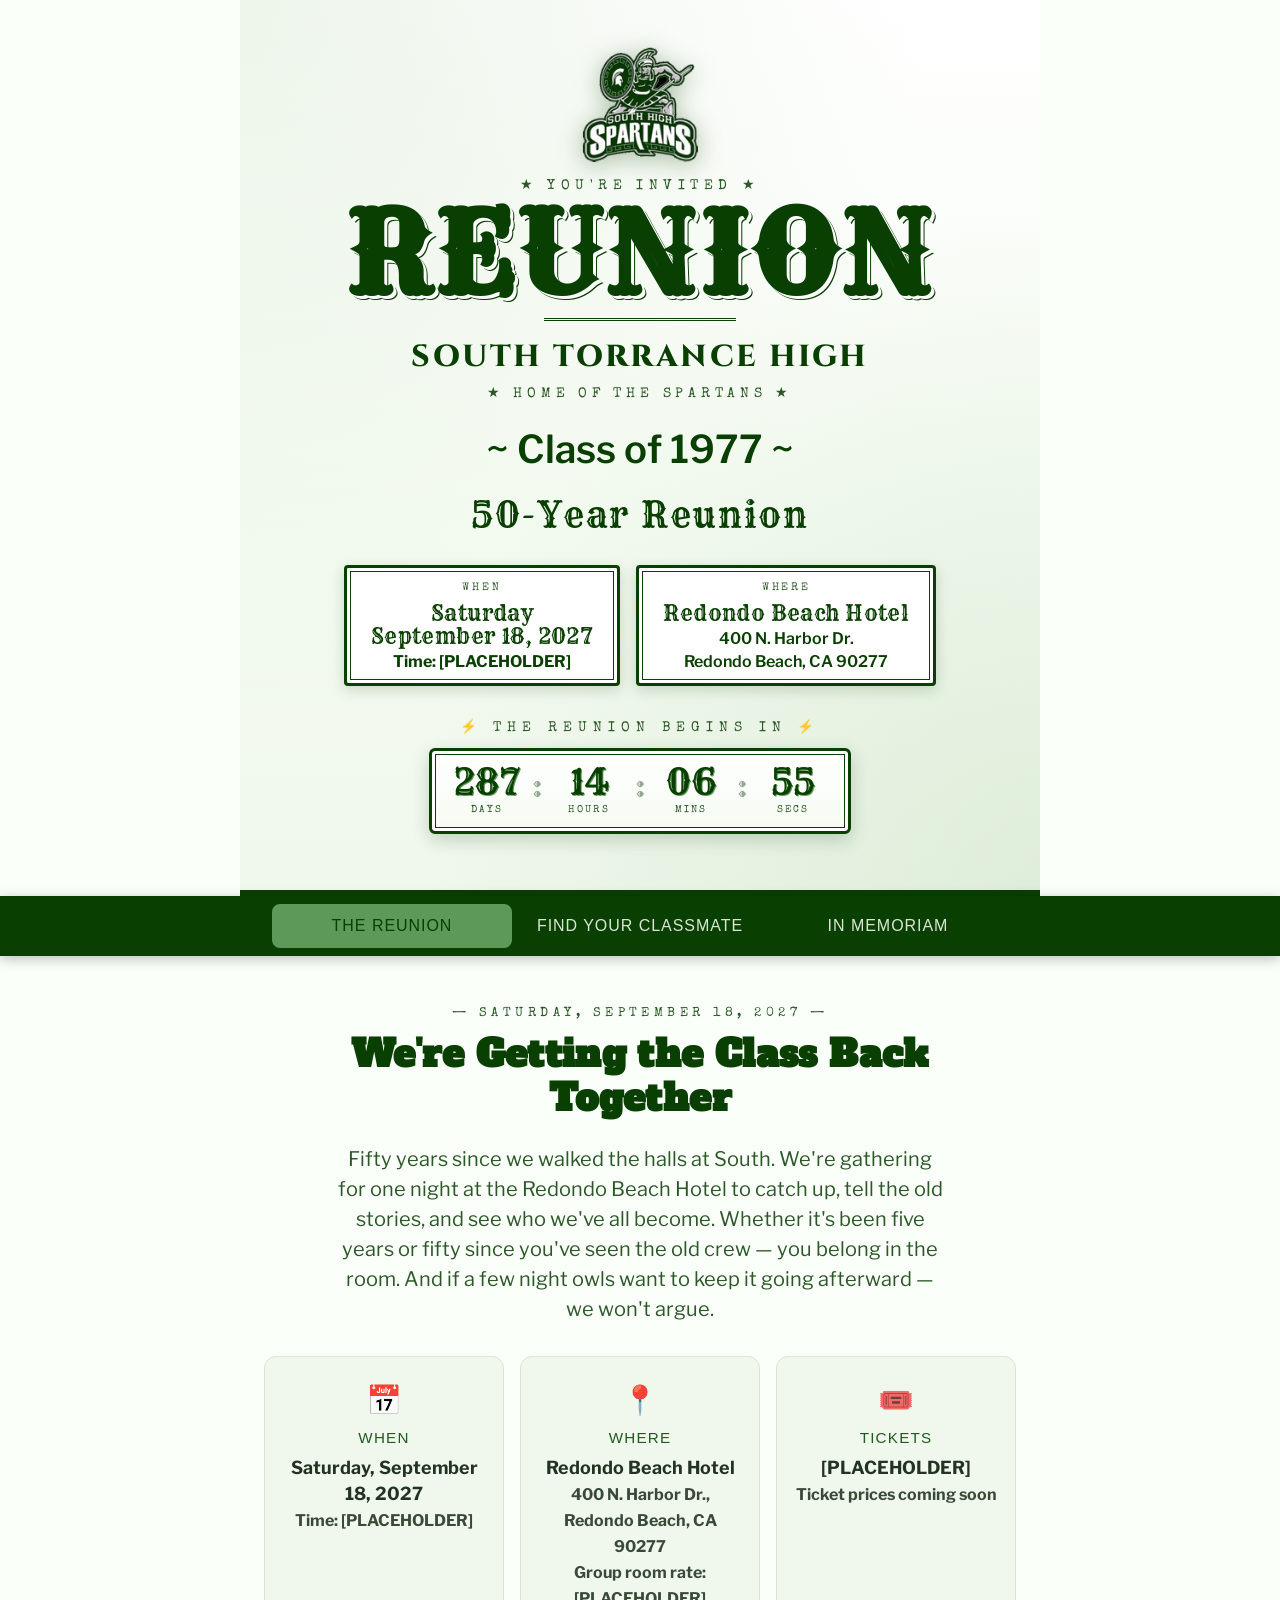
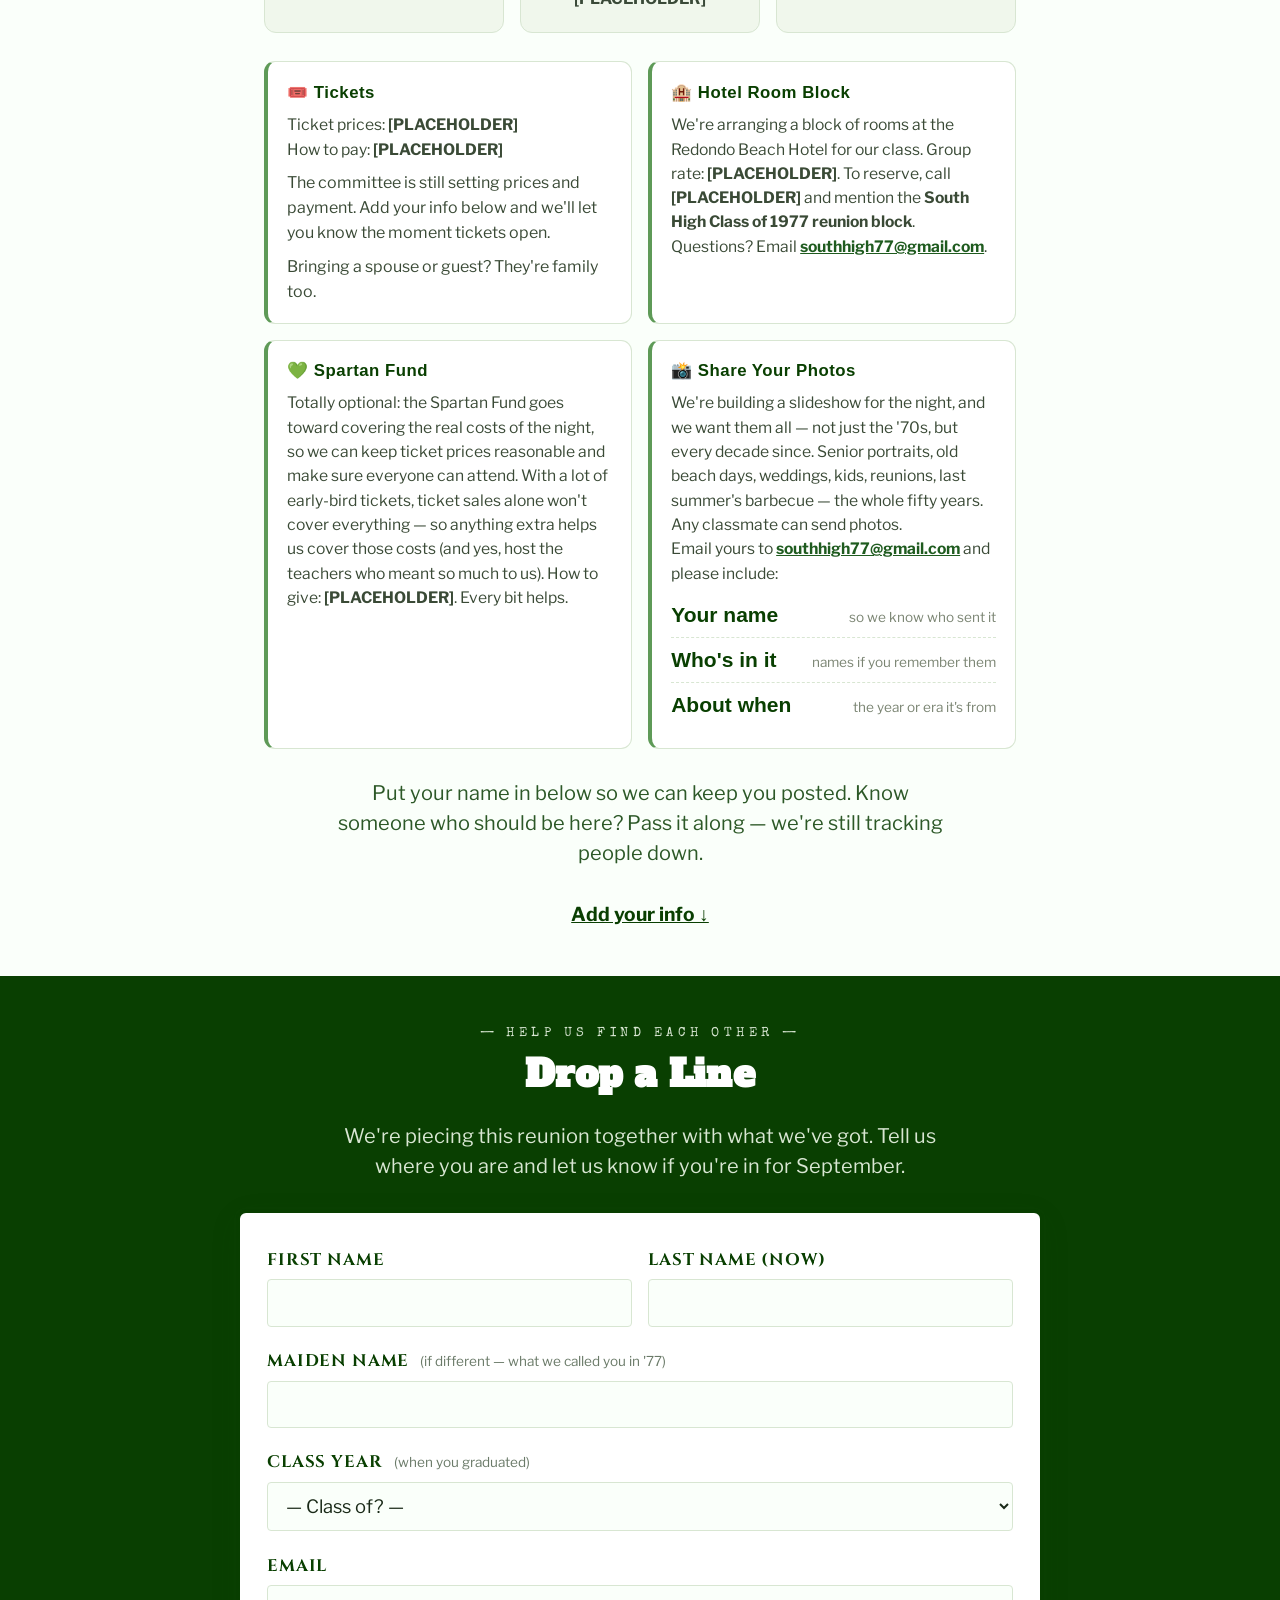
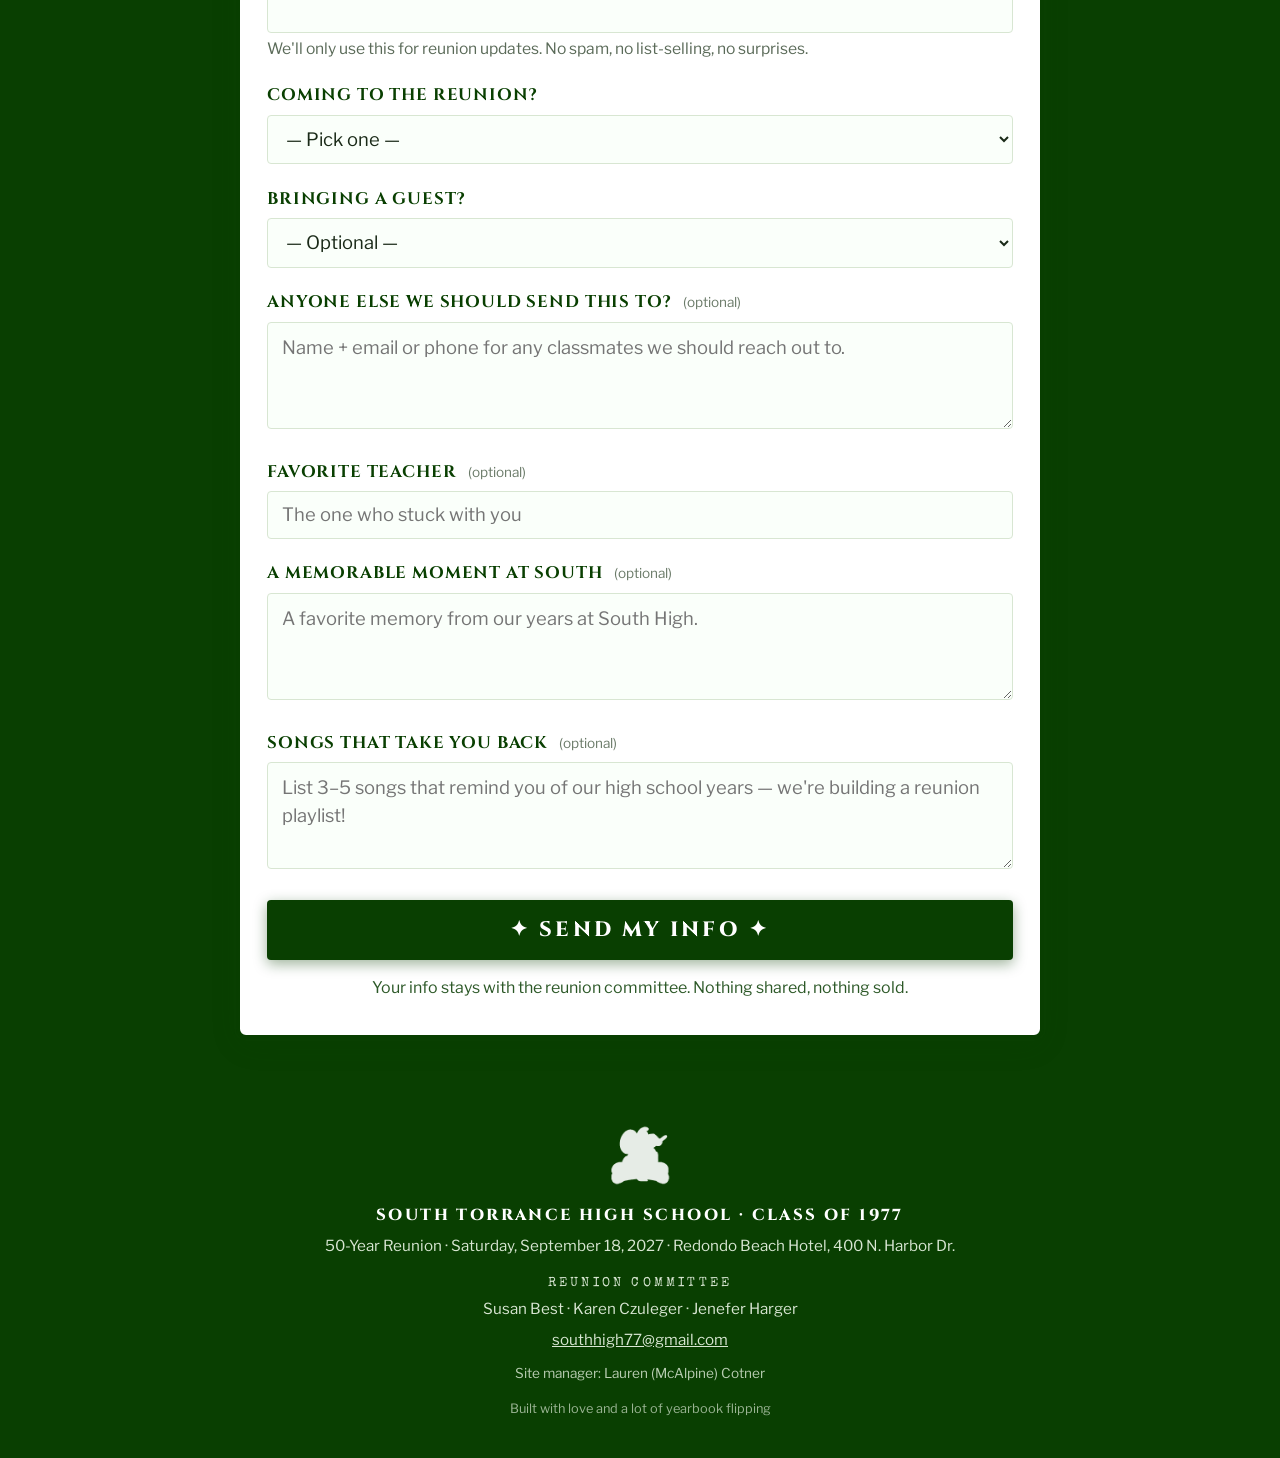
<file: site77/index.html>
<!DOCTYPE html>
<html lang="en">
<head>
<meta charset="UTF-8">
<meta name="viewport" content="width=device-width, initial-scale=1.0">
<title>South High Class of 1977 — 50-Year Reunion</title>
<meta name="description" content="South Torrance High School Class of 1977 — 50-Year Reunion, September 18, 2027, Redondo Beach. Help us find missing classmates and share your old photos.">

<link rel="preconnect" href="https://fonts.googleapis.com">
<link rel="preconnect" href="https://fonts.gstatic.com" crossorigin>
<link href="https://fonts.googleapis.com/css2?family=Rye&family=Alfa+Slab+One&family=Libre+Franklin:wght@400;500;600;700&family=Special+Elite&family=Cinzel:wght@600;700;800;900&display=swap" rel="stylesheet">

<style>
* { box-sizing: border-box; margin: 0; padding: 0; }
:root {
  --green-deep: #093F01;
  --green: #1F5B1F;
  --green-soft: #2C5827;
  --green-pale: #d8e6d2;
  --green-mint: #f0f7ec;
  --cream: #fafffa;
  --gold: #5e9a57;
}

html { scroll-behavior: smooth; }
body {
  font-family: 'Libre Franklin', Georgia, serif;
  color: #1a2a18;
  background: var(--cream);
  line-height: 1.5;
  font-size: 21px;
}

/* ---------- HERO ---------- */
.hero {
  background:
    radial-gradient(ellipse at top left, rgba(220,235,215,0.5), transparent 60%),
    radial-gradient(ellipse at bottom right, rgba(200,225,195,0.45), transparent 55%),
    linear-gradient(180deg, #ffffff 0%, #f5fbf2 60%, var(--green-mint) 100%);
  border-bottom: 0.4rem solid var(--green-deep);
  padding: 2.5rem 1.5rem 3rem;
  text-align: center;
  position: relative;
}

.hero .logo {
  width: 8rem;
  height: 8rem;
  margin: 0 auto 0.5rem;
  filter: drop-shadow(0 4px 12px rgba(9,63,1,0.3));
}
.hero .logo img { width: 100%; height: 100%; object-fit: contain; }

.hero .topline {
  font-family: 'Special Elite', monospace;
  font-size: 0.85rem;
  letter-spacing: 0.4em;
  text-transform: uppercase;
  color: var(--green-deep);
  margin-bottom: 0.5rem;
  opacity: 0.85;
}

.hero h1 {
  font-family: 'Rye', Georgia, serif;
  font-size: clamp(3rem, 12vw, 7rem);
  line-height: 0.9;
  letter-spacing: 0.03em;
  color: var(--green-deep);
  text-shadow: 3px 3px 0 #ffffff, 4px 4px 0 var(--green-deep);
  margin-bottom: 0.7rem;
}

.hero .divider {
  width: 12rem;
  margin: 0.8rem auto;
  border: 0;
  border-top: 3px double var(--green-deep);
}

.hero h2 {
  font-family: 'Cinzel', serif;
  font-weight: 800;
  font-size: clamp(1.3rem, 4vw, 1.9rem);
  letter-spacing: 0.08em;
  color: var(--green-deep);
  text-transform: uppercase;
  margin-bottom: 0.3rem;
}

.hero .tag {
  font-family: 'Special Elite', monospace;
  font-size: 0.85rem;
  letter-spacing: 0.35em;
  text-transform: uppercase;
  color: var(--green-soft);
  margin-bottom: 1rem;
}

.hero .class-of {
  font-family: 'Libre Franklin', serif;
  font-style: normal;
  font-size: clamp(1.6rem, 5vw, 2.4rem);
  font-weight: 600;
  color: var(--green-deep);
  margin-bottom: 0.2rem;
}

.hero .reunion-banner {
  font-family: 'Rye', serif;
  font-size: clamp(1.5rem, 4.5vw, 2.2rem);
  letter-spacing: 0.05em;
  color: var(--green-deep);
  margin: 0.6rem 0 1.5rem;
}

.hero .details {
  display: flex;
  flex-wrap: wrap;
  gap: 1rem;
  justify-content: center;
  margin: 1rem auto;
  max-width: 40rem;
}

/* ===== COUNTDOWN TIMER ===== */
.countdown-wrap {
  margin: 2rem auto 0.5rem;
  max-width: 38rem;
  text-align: center;
}

.countdown-eyebrow {
  font-family: 'Special Elite', monospace;
  font-size: 0.85rem;
  letter-spacing: 0.45em;
  text-transform: uppercase;
  color: var(--green-soft);
  margin-bottom: 0.6rem;
}

.countdown {
  display: inline-flex;
  flex-wrap: wrap;
  justify-content: center;
  gap: 0.6rem;
  padding: 0.8rem 1.2rem;
  background: linear-gradient(180deg, #ffffff 0%, #f5fbf2 100%);
  border: 3px solid var(--green-deep);
  border-radius: 6px;
  box-shadow:
    inset 0 0 0 3px #ffffff,
    inset 0 0 0 4px var(--green-deep),
    0 6px 18px rgba(9,63,1,0.2);
}

.cd-unit {
  min-width: 4.5rem;
  text-align: center;
}

.cd-num {
  font-family: 'Rye', serif;
  font-size: 2.2rem;
  line-height: 1;
  color: var(--green-deep);
  display: block;
  font-variant-numeric: tabular-nums;
  text-shadow: 1px 1px 0 #5e9a57;
}

.cd-label {
  font-family: 'Special Elite', monospace;
  font-size: 0.65rem;
  letter-spacing: 0.2em;
  text-transform: uppercase;
  color: var(--green-soft);
  margin-top: 0.2rem;
  display: block;
}

.cd-divider {
  font-family: 'Rye', serif;
  font-size: 2rem;
  color: var(--green-soft);
  align-self: flex-start;
  opacity: 0.5;
  line-height: 1;
  padding-top: 0.3rem;
}

@media (max-width: 480px) {
  .cd-unit { min-width: 3.5rem; }
  .cd-num { font-size: 1.7rem; }
  .cd-divider { display: none; }
}

.detail-card {
  background: #ffffff;
  border: 3px solid var(--green-deep);
  border-radius: 4px;
  padding: 0.8rem 1.5rem;
  box-shadow:
    inset 0 0 0 3px #ffffff,
    inset 0 0 0 4px var(--green-deep),
    0 4px 14px rgba(9,63,1,0.18);
  min-width: 12rem;
}

.detail-card .label {
  font-family: 'Special Elite', monospace;
  font-size: 0.7rem;
  letter-spacing: 0.25em;
  text-transform: uppercase;
  color: var(--green-soft);
  margin-bottom: 0.3rem;
}

.detail-card .value {
  font-family: 'Rye', serif;
  font-size: 1.3rem;
  color: var(--green-deep);
  line-height: 1.1;
  letter-spacing: 0.02em;
}

/* ---------- SECTIONS ---------- */
section {
  padding: 3rem 1.5rem;
  max-width: 50rem;
  margin: 0 auto;
}

section.dark {
  background: var(--green-deep);
  color: #ffffff;
  max-width: none;
}

section.dark .inner {
  max-width: 50rem;
  margin: 0 auto;
}

.section-eyebrow {
  font-family: 'Special Elite', monospace;
  font-size: 0.8rem;
  letter-spacing: 0.35em;
  text-transform: uppercase;
  text-align: center;
  color: var(--green-soft);
  margin-bottom: 0.6rem;
}

section.dark .section-eyebrow { color: var(--green-pale); }

.section-title {
  font-family: 'Alfa Slab One', serif;
  font-size: clamp(1.7rem, 5vw, 2.3rem);
  text-align: center;
  color: var(--green-deep);
  margin-bottom: 1.5rem;
  letter-spacing: 0.01em;
  line-height: 1.18;
}

section.dark .section-title { color: #ffffff; }

.section-lead {
  text-align: center;
  font-size: 1.25rem;
  font-style: normal;
  color: #2C5827;
  margin-bottom: 2rem;
  max-width: 38rem;
  margin-left: auto;
  margin-right: auto;
}

section.dark .section-lead { color: #d8e6d2; }

/* ---------- CLASSMATE FLIP CARDS ---------- */
.missing-grid {
  display: grid;
  grid-template-columns: repeat(auto-fill, minmax(155px, 1fr));
  gap: 1.3rem 0.9rem;
  margin: 2rem 0 1rem;
  padding: 0 0.3rem;
}

.cm-card {
  position: relative;
  aspect-ratio: 0.85;
  perspective: 1200px;
  cursor: pointer;
  transform: rotate(var(--rot, 0deg));
  transition: transform 0.3s ease;
  outline: none;
}

.cm-card:hover {
  transform: rotate(0deg) translateY(-3px);
  z-index: 5;
}

.cm-card:focus-visible {
  outline: 3px solid var(--green-deep);
  outline-offset: 4px;
  border-radius: 6px;
}

.cm-inner {
  position: relative;
  width: 100%;
  height: 100%;
  transition: transform 0.65s cubic-bezier(.4,.2,.2,1);
  transform-style: preserve-3d;
}

.cm-card.flipped .cm-inner {
  transform: rotateY(180deg);
}

.cm-face {
  position: absolute;
  inset: 0;
  -webkit-backface-visibility: hidden;
  backface-visibility: hidden;
  border-radius: 6px;
  overflow: hidden;
  display: flex;
  flex-direction: column;
}

/* FRONT — name only */
.cm-front {
  background: linear-gradient(155deg, #ffffff 0%, var(--green-mint) 100%);
  border: 2px solid var(--green-deep);
  box-shadow:
    0 2px 8px rgba(9,63,1,0.15),
    inset 0 0 0 1px rgba(255,255,255,0.5);
  align-items: center;
  justify-content: center;
  text-align: center;
  padding: 0.6rem 0.5rem;
}

.card-in_memoriam .cm-front {
  background: linear-gradient(155deg, #faf7ee 0%, #ede5cf 100%);
  border-color: #7a6a48;
}

.card-found .cm-front {
  background: linear-gradient(155deg, #ffffff 0%, #d8eecc 100%);
  border-color: var(--green-deep);
  padding-bottom: 1.8rem;
}

.cm-name-only .cm-first {
  font-family: 'Libre Franklin', serif;
  font-weight: 700;
  font-size: 1.2rem;
  color: var(--green-deep);
  line-height: 1.15;
  margin-bottom: 0.2rem;
}

.cm-name-only .cm-last {
  font-family: 'Libre Franklin', serif;
  font-weight: 500;
  font-size: 1rem;
  color: var(--green-soft);
  font-style: normal;
  line-height: 1.15;
}

.card-in_memoriam .cm-name-only .cm-first,
.card-in_memoriam .cm-name-only .cm-last {
  color: #4a3a1a;
}

.cm-tap-hint {
  position: absolute;
  bottom: 0.35rem;
  right: 0.5rem;
  font-family: 'Special Elite', monospace;
  font-size: 0.55rem;
  letter-spacing: 0.15em;
  text-transform: uppercase;
  color: var(--green-soft);
  opacity: 0.5;
}

.card-in_memoriam .cm-tap-hint { color: #7a6a48; }

/* STATUS BADGES — sit OUTSIDE/ABOVE the card so they're not clipped by the flip animation */
.status-badge {
  position: absolute;
  top: -14px;
  right: -10px;
  width: 32px;
  height: 32px;
  border-radius: 50%;
  display: flex;
  align-items: center;
  justify-content: center;
  box-shadow: 0 2px 6px rgba(0,0,0,0.25);
  border: 3px solid #ffffff;
  z-index: 10;
  pointer-events: none;
}

.status-badge.missing {
  background: var(--green-deep);
  color: #ffffff;
  font-family: 'Cinzel', serif;
  font-size: 24px;
  font-weight: 900;
  line-height: 1;
  width: 42px;
  height: 42px;
  top: -20px;
  right: -12px;
}

.status-badge.found {
  background: transparent;
  padding: 0;
  width: 58px;
  height: 76px;
  top: -32px;
  right: -10px;
  border: none;
  box-shadow: none;
  filter: drop-shadow(0 3px 6px rgba(9,63,1,0.4));
  perspective: 800px;
}

/* Container for spinning Spartan + checkmark stack */
.status-badge.found .found-stack {
  display: flex;
  flex-direction: column;
  align-items: center;
  gap: 2px;
}

/* The spinning Spartan coin */
.spartan-coin {
  width: 54px;
  height: 54px;
  position: relative;
  transform-style: preserve-3d;
  animation: spartan-wobble 3s ease-in-out infinite;
  background: #ffffff;
  border: 2.5px solid var(--green-deep);
  border-radius: 50%;
  box-shadow: 0 3px 6px rgba(9,63,1,0.35);
}

.spartan-face {
  position: absolute;
  inset: 3px;
  background-image: url("logo.png");
  background-size: contain;
  background-position: center;
  background-repeat: no-repeat;
  -webkit-backface-visibility: hidden;
  backface-visibility: hidden;
  border-radius: 50%;
}

.spartan-face-back {
  transform: rotateY(180deg);
}

/* AT REST: gentle 3D wobble so the Spartan always faces forward */
@keyframes spartan-wobble {
  0%   { transform: rotateY(-25deg) rotateZ(-3deg) scale(1); }
  25%  { transform: rotateY(0deg)   rotateZ(0deg)  scale(1.05); }
  50%  { transform: rotateY(25deg)  rotateZ(3deg)  scale(1); }
  75%  { transform: rotateY(0deg)   rotateZ(0deg)  scale(1.05); }
  100% { transform: rotateY(-25deg) rotateZ(-3deg) scale(1); }
}

/* ON HOVER: full coin spin (interactive!) */
@keyframes spartan-celebrate {
  0%   { transform: rotateY(0deg); }
  100% { transform: rotateY(360deg); }
}

.cm-card:hover .spartan-coin {
  animation: spartan-celebrate 1.2s linear infinite;
}

/* The checkmark badge right below the Spartan */
.status-badge.found .check-mark {
  width: 18px;
  height: 18px;
  background: var(--green-deep);
  border: 2px solid #ffffff;
  border-radius: 50%;
  display: flex;
  align-items: center;
  justify-content: center;
  box-shadow: 0 2px 4px rgba(9,63,1,0.4);
  flex-shrink: 0;
}
.status-badge.found .check-mark svg { width: 12px; height: 12px; }

/* "FOUND!" ribbon at the bottom of Found cards (extra clarity) */
.card-found .cm-front::after {
  content: '✓ FOUND';
  position: absolute;
  bottom: 0;
  left: 0;
  right: 0;
  background: var(--green-deep);
  color: #ffffff;
  font-family: 'Cinzel', serif;
  font-weight: 800;
  font-size: 0.72rem;
  letter-spacing: 0.2em;
  text-align: center;
  padding: 0.25rem 0;
  z-index: 2;
}

/* Hide the "tap" hint on Found cards since we have FOUND ribbon */
.card-found .cm-tap-hint { display: none; }

.status-badge.memoriam {
  background: transparent;
  border: none;
  box-shadow: none;
  width: 50px;
  height: 68px;
  top: -42px;
  right: -8px;
  overflow: visible;
  filter: drop-shadow(0 2px 4px rgba(0,0,0,0.15));
}
.status-badge.memoriam svg { width: 100%; height: 100%; overflow: visible; }

/* ============================================
   LIFELIKE CANDLE ANIMATION
   Multiple flame layers, each with its own
   irregular animation timing & properties
   ============================================ */

/* Outer flame body — biggest, softest movements */
@keyframes flame-outer {
  0%   { transform: translate(0, 0) scale(1, 1) skewX(0deg);     opacity: 0.78; }
  6%   { transform: translate(-0.4px, -0.5px) scale(1.08, 1.12) skewX(-3deg); opacity: 0.92; }
  11%  { transform: translate(0.5px, 0.2px) scale(0.88, 0.95) skewX(4deg);    opacity: 0.62; }
  17%  { transform: translate(-0.2px, -0.7px) scale(1.12, 1.18) skewX(-2deg); opacity: 0.95; }
  23%  { transform: translate(0.6px, 0.3px) scale(0.85, 0.88) skewX(5deg);    opacity: 0.55; }
  29%  { transform: translate(0.1px, -0.4px) scale(1.05, 1.1) skewX(-1deg);   opacity: 0.82; }
  36%  { transform: translate(-0.5px, 0.1px) scale(0.92, 0.93) skewX(3deg);   opacity: 0.7; }
  42%  { transform: translate(0.3px, -0.6px) scale(1.1, 1.15) skewX(-4deg);   opacity: 0.9; }
  48%  { transform: translate(-0.3px, 0.2px) scale(0.9, 0.92) skewX(2deg);    opacity: 0.65; }
  54%  { transform: translate(0.4px, -0.3px) scale(1.04, 1.07) skewX(-3deg);  opacity: 0.85; }
  61%  { transform: translate(-0.6px, -0.5px) scale(1.1, 1.14) skewX(1deg);   opacity: 0.93; }
  68%  { transform: translate(0.2px, 0.4px) scale(0.87, 0.9) skewX(-2deg);    opacity: 0.58; }
  75%  { transform: translate(-0.1px, -0.6px) scale(1.07, 1.12) skewX(3deg);  opacity: 0.88; }
  82%  { transform: translate(0.5px, -0.2px) scale(0.93, 0.96) skewX(-4deg);  opacity: 0.72; }
  89%  { transform: translate(-0.3px, -0.4px) scale(1.06, 1.1) skewX(2deg);   opacity: 0.84; }
  95%  { transform: translate(0.2px, 0.1px) scale(0.95, 0.97) skewX(-1deg);   opacity: 0.7; }
  100% { transform: translate(0, 0) scale(1, 1) skewX(0deg);     opacity: 0.78; }
}

/* Middle flame — faster, more variation */
@keyframes flame-mid {
  0%   { transform: translate(0, 0) scale(1) skewX(0deg);       opacity: 1; }
  8%   { transform: translate(-0.3px, -0.3px) scale(1.1, 1.15) skewX(-4deg); opacity: 0.85; }
  15%  { transform: translate(0.4px, 0.1px) scale(0.85, 0.9) skewX(5deg);    opacity: 0.95; }
  22%  { transform: translate(-0.2px, -0.5px) scale(1.18, 1.22) skewX(-3deg); opacity: 0.7; }
  31%  { transform: translate(0.5px, 0.2px) scale(0.8, 0.85) skewX(6deg);    opacity: 0.9; }
  39%  { transform: translate(-0.4px, -0.4px) scale(1.13, 1.18) skewX(-5deg); opacity: 0.75; }
  47%  { transform: translate(0.3px, 0.3px) scale(0.88, 0.9) skewX(4deg);    opacity: 1; }
  55%  { transform: translate(-0.5px, -0.6px) scale(1.15, 1.2) skewX(-2deg); opacity: 0.8; }
  64%  { transform: translate(0.4px, 0.1px) scale(0.83, 0.88) skewX(3deg);   opacity: 0.92; }
  72%  { transform: translate(-0.2px, -0.5px) scale(1.1, 1.14) skewX(-4deg); opacity: 0.78; }
  81%  { transform: translate(0.3px, 0.2px) scale(0.9, 0.93) skewX(5deg);    opacity: 0.88; }
  90%  { transform: translate(-0.3px, -0.3px) scale(1.07, 1.1) skewX(-1deg); opacity: 0.95; }
  100% { transform: translate(0, 0) scale(1) skewX(0deg);       opacity: 1; }
}

/* Inner bright core — fast quick flicker */
@keyframes flame-inner {
  0%   { transform: translate(0, 0) scale(1);     opacity: 0.95; }
  9%   { transform: translate(-0.2px, -0.4px) scale(1.2, 1.3);  opacity: 0.7; }
  18%  { transform: translate(0.3px, 0.1px) scale(0.7, 0.8);   opacity: 1; }
  28%  { transform: translate(-0.1px, -0.5px) scale(1.3, 1.4); opacity: 0.85; }
  37%  { transform: translate(0.2px, 0.2px) scale(0.75, 0.8);  opacity: 0.95; }
  46%  { transform: translate(-0.3px, -0.3px) scale(1.15, 1.25); opacity: 0.8; }
  56%  { transform: translate(0.4px, 0.1px) scale(0.8, 0.85);  opacity: 1; }
  66%  { transform: translate(-0.2px, -0.4px) scale(1.25, 1.35); opacity: 0.75; }
  76%  { transform: translate(0.3px, 0.2px) scale(0.78, 0.82); opacity: 0.92; }
  86%  { transform: translate(-0.1px, -0.3px) scale(1.18, 1.28); opacity: 0.88; }
  100% { transform: translate(0, 0) scale(1);     opacity: 0.95; }
}

/* Halo/glow — pulsing radius and brightness */
@keyframes flame-halo {
  0%   { opacity: 0.3; transform: scale(1); }
  20%  { opacity: 0.45; transform: scale(1.15); }
  40%  { opacity: 0.25; transform: scale(0.9); }
  60%  { opacity: 0.5; transform: scale(1.2); }
  80%  { opacity: 0.32; transform: scale(0.95); }
  100% { opacity: 0.3; transform: scale(1); }
}

.flame-outer {
  transform-origin: center bottom;
  animation: flame-outer 1.9s cubic-bezier(0.4, 0.1, 0.3, 1) infinite;
  filter: drop-shadow(0 0 6px rgba(245,185,66,0.85));
}
.flame-mid {
  transform-origin: center bottom;
  animation: flame-mid 1.5s cubic-bezier(0.5, 0.1, 0.4, 1) infinite;
}
.flame-inner {
  transform-origin: center bottom;
  animation: flame-inner 1.1s cubic-bezier(0.3, 0.1, 0.7, 1) infinite;
}
.flame-halo {
  transform-origin: center center;
  animation: flame-halo 1.7s ease-in-out infinite;
}

/* Smoke wisp — drifts up and fades */
@keyframes smoke-drift {
  0%   { opacity: 0; transform: translate(0, 0) scaleY(0.8); }
  20%  { opacity: 0.35; transform: translate(0.5px, -2px) scaleY(0.9); }
  50%  { opacity: 0.4; transform: translate(-0.5px, -4px) scaleY(1.1); }
  80%  { opacity: 0.2; transform: translate(0.8px, -6px) scaleY(1.3); }
  100% { opacity: 0; transform: translate(0, -8px) scaleY(1.5); }
}
.smoke {
  transform-origin: center bottom;
  animation: smoke-drift 4.1s ease-out infinite;
}

/* Stagger each candle's animation start so they don't sync */
.card-in_memoriam:nth-of-type(1) .flame-outer { animation-delay: 0s; }
.card-in_memoriam:nth-of-type(1) .flame-mid { animation-delay: -0.4s; }
.card-in_memoriam:nth-of-type(1) .flame-inner { animation-delay: -0.7s; }
.card-in_memoriam:nth-of-type(2) .flame-outer { animation-delay: -1.1s; }
.card-in_memoriam:nth-of-type(2) .flame-mid { animation-delay: -0.6s; }
.card-in_memoriam:nth-of-type(2) .flame-inner { animation-delay: -0.2s; }
.card-in_memoriam:nth-of-type(3) .flame-outer { animation-delay: -2.1s; }
.card-in_memoriam:nth-of-type(3) .flame-mid { animation-delay: -1.3s; }
.card-in_memoriam:nth-of-type(3) .flame-inner { animation-delay: -0.9s; }
.card-in_memoriam:nth-of-type(4) .flame-outer { animation-delay: -0.5s; }
.card-in_memoriam:nth-of-type(4) .flame-mid { animation-delay: -1.8s; }
.card-in_memoriam:nth-of-type(4) .flame-inner { animation-delay: -0.3s; }
.card-in_memoriam:nth-of-type(5) .flame-outer { animation-delay: -1.7s; }
.card-in_memoriam:nth-of-type(5) .flame-mid { animation-delay: -0.9s; }
.card-in_memoriam:nth-of-type(5) .flame-inner { animation-delay: -0.5s; }
.card-in_memoriam:nth-of-type(6) .flame-outer { animation-delay: -2.4s; }
.card-in_memoriam:nth-of-type(6) .flame-mid { animation-delay: -1.5s; }
.card-in_memoriam:nth-of-type(6) .flame-inner { animation-delay: -0.1s; }
.card-in_memoriam:nth-of-type(7) .flame-outer { animation-delay: -0.8s; }
.card-in_memoriam:nth-of-type(7) .flame-mid { animation-delay: -2.0s; }
.card-in_memoriam:nth-of-type(7) .flame-inner { animation-delay: -1.4s; }
.card-in_memoriam:nth-of-type(8) .flame-outer { animation-delay: -1.4s; }
.card-in_memoriam:nth-of-type(8) .flame-mid { animation-delay: -0.3s; }
.card-in_memoriam:nth-of-type(8) .flame-inner { animation-delay: -1.1s; }
.card-in_memoriam:nth-of-type(9) .flame-outer { animation-delay: -2.2s; }
.card-in_memoriam:nth-of-type(9) .flame-mid { animation-delay: -1.0s; }
.card-in_memoriam:nth-of-type(9) .flame-inner { animation-delay: -0.6s; }
.card-in_memoriam:nth-of-type(10) .flame-outer { animation-delay: -0.3s; }
.card-in_memoriam:nth-of-type(10) .flame-mid { animation-delay: -2.2s; }
.card-in_memoriam:nth-of-type(10) .flame-inner { animation-delay: -1.6s; }
.card-in_memoriam:nth-of-type(11) .flame-outer { animation-delay: -1.9s; }
.card-in_memoriam:nth-of-type(11) .flame-mid { animation-delay: -0.5s; }
.card-in_memoriam:nth-of-type(11) .flame-inner { animation-delay: -1.2s; }
.card-in_memoriam:nth-of-type(12) .flame-outer { animation-delay: -0.6s; }
.card-in_memoriam:nth-of-type(12) .flame-mid { animation-delay: -1.7s; }
.card-in_memoriam:nth-of-type(12) .flame-inner { animation-delay: -0.4s; }

/* On hover, flame intensifies (interactive) */
.card-in_memoriam:hover .flame-outer { animation-duration: 1.6s; filter: drop-shadow(0 0 8px rgba(245,185,66,0.9)); }
.card-in_memoriam:hover .flame-mid { animation-duration: 1.3s; }
.card-in_memoriam:hover .flame-inner { animation-duration: 0.9s; }
.card-in_memoriam:hover .flame-halo { animation-duration: 1.2s; opacity: 0.55 !important; }

/* Big focal candle on the back of memorial cards */
.big-candle {
  width: 55%;
  aspect-ratio: 30/42;
  margin: 0.4rem auto 0.2rem;
  position: relative;
}
.big-candle svg { width: 100%; height: 100%; overflow: visible; }

.memorial-back {
  background: linear-gradient(160deg, #faf7ee 0%, #ede5cf 100%);
  border-color: #7a6a48;
  justify-content: center;
}

.memorial-name {
  font-family: 'Libre Franklin', serif;
  font-weight: 700;
  font-size: 0.98rem;
  color: #4a3a1a;
  text-align: center;
  padding: 0 0.3rem;
  line-height: 1.1;
  margin-top: 0.1rem;
}

.memorial-years {
  font-family: 'Special Elite', monospace;
  font-size: 0.82rem;
  letter-spacing: 0.15em;
  color: #6a5028;
  text-align: center;
  margin-top: 0.15rem;
}

.memorial-years.subtle {
  font-family: 'Libre Franklin', serif;
  font-style: normal;
  letter-spacing: 0;
  font-size: 0.72rem;
}

.memorial-text {
  font-family: 'Libre Franklin', serif;
  font-style: normal;
  font-size: 0.8rem;
  color: #7a6a48;
  text-align: center;
  margin-top: 0.2rem;
  opacity: 0.85;
}

/* BACK — photo + bio */
.cm-back {
  background: #ffffff;
  border: 2px solid var(--green-deep);
  box-shadow:
    0 2px 8px rgba(9,63,1,0.18),
    inset 0 0 0 1px rgba(255,255,255,0.5);
  transform: rotateY(180deg);
  padding: 0.4rem;
  align-items: center;
}

.card-in_memoriam .cm-back {
  border-color: #7a6a48;
  background: #faf7ee;
}

.cm-photo-frame {
  width: 65%;
  aspect-ratio: 3/4;
  background: linear-gradient(135deg, #d4b896 0%, #a08658 100%);
  padding: 3px;
  border: 1px solid #4a3818;
  box-shadow: 0 1px 4px rgba(0,0,0,0.2);
  margin-bottom: 0.4rem;
}

.cm-photo-inner {
  width: 100%;
  height: 100%;
  background: linear-gradient(180deg, #e0c8a0 0%, #b89968 60%, #a08658 100%);
  display: flex;
  align-items: flex-end;
  justify-content: center;
  border: 0.5px solid #3a2812;
  overflow: hidden;
}

.cm-photo-inner svg { width: 78%; height: 92%; opacity: 0.72; }
.cm-photo-inner img { width: 100%; height: 100%; object-fit: cover; filter: sepia(0.1); }

.photo-placeholder {
  font-family: 'Libre Franklin', serif;
  font-size: 5rem;
  font-weight: 700;
  color: rgba(74, 56, 24, 0.45);
  line-height: 1;
  display: flex;
  align-items: center;
  justify-content: center;
  width: 100%;
  height: 100%;
}

.status-line {
  font-family: 'Libre Franklin', serif;
  font-size: 0.85rem;
  font-style: normal;
  color: var(--green-soft);
  margin-top: 0.15rem;
}
.status-line.found-line {
  color: var(--green-deep);
  font-weight: 600;
}
.status-line.missing-line {
  color: #8a7a4a;
}

.cm-bio {
  text-align: center;
  font-size: 0.78rem;
  color: var(--green-soft);
  line-height: 1.25;
  padding: 0 0.2rem;
  flex: 1;
  overflow: hidden;
}

.cm-bio-name {
  font-family: 'Libre Franklin', serif;
  font-weight: 700;
  font-size: 0.92rem;
  color: var(--green-deep);
  margin-bottom: 0.2rem;
}

.bio-line {
  font-family: 'Libre Franklin', serif;
  font-size: 0.78rem;
  margin: 0.1rem 0;
}

.bio-line .bio-label {
  font-family: 'Special Elite', monospace;
  font-size: 0.55rem;
  letter-spacing: 0.1em;
  text-transform: uppercase;
  color: var(--green-soft);
  opacity: 0.8;
}

.bio-line.subtle { font-style: normal; opacity: 0.7; }

.bio-line.memoriam-line {
  font-family: 'Libre Franklin', serif;
  font-style: normal;
  font-size: 0.82rem;
  color: #6a5028;
  margin-top: 0.3rem;
}

/* Legend */
.cm-legend {
  display: flex;
  flex-wrap: wrap;
  gap: 1.2rem;
  justify-content: center;
  margin-bottom: 1.5rem;
  font-size: 1rem;
  font-family: 'Libre Franklin', serif;
  color: var(--green-soft);
}

.cm-legend .lg {
  display: flex;
  align-items: center;
  gap: 0.4rem;
  cursor: pointer;
  padding: 0.35rem 0.7rem;
  border-radius: 999px;
  border: 1.5px solid transparent;
  transition: background 0.12s, border-color 0.12s;
  user-select: none;
}
.cm-legend .lg:hover { background: rgba(31,91,31,0.07); }
.cm-legend .lg.lg-active { background: rgba(31,91,31,0.12); border-color: var(--green); font-weight: 600; }

.cm-legend .lg-icon {
  width: 18px;
  height: 18px;
  display: flex;
  align-items: center;
  justify-content: center;
  border-radius: 50%;
  background: var(--green-deep);
  color: white;
  font-family: 'Special Elite', monospace;
  font-size: 11px;
  font-weight: bold;
}

.cm-legend .lg-icon.found {
  padding: 0;
  width: 32px;
  height: 32px;
  background: #ffffff;
  border: 2px solid var(--green-deep);
  border-radius: 50%;
  overflow: visible;
  perspective: 600px;
}
.cm-legend .lg-icon.found .spartan-coin {
  width: 100%;
  height: 100%;
  background: transparent;
  border: none;
  box-shadow: none;
  animation: spartan-wobble 3s ease-in-out infinite;
}
.cm-legend .lg-icon.memoriam {
  background: transparent;
  width: 22px;
  height: 26px;
}

.missing-cta {
  text-align: center;
  margin-top: 1.5rem;
  font-size: 1.2rem;
  color: var(--green-soft);
}

.missing-cta a {
  color: var(--green-deep);
  font-weight: 700;
  text-decoration: underline;
}

/* ---------- FORM ---------- */
.form-wrap {
  background: #ffffff;
  border: 3px solid #ffffff;
  outline: 2px solid var(--green-deep);
  outline-offset: 4px;
  padding: 2rem 1.5rem;
  margin-top: 1rem;
  box-shadow: 0 8px 30px rgba(9,63,1,0.15);
  border-radius: 6px;
}

.field {
  margin-bottom: 1.4rem;
}

.field label {
  display: block;
  font-family: 'Cinzel', serif;
  font-weight: 700;
  font-size: 1.05rem;
  letter-spacing: 0.05em;
  color: var(--green-deep);
  text-transform: uppercase;
  margin-bottom: 0.4rem;
}

.field label .opt {
  font-family: 'Libre Franklin', serif;
  font-weight: 400;
  font-style: normal;
  text-transform: none;
  letter-spacing: 0;
  color: #6a7a68;
  margin-left: 0.4rem;
  font-size: 0.85rem;
}

.field input[type="text"],
.field input[type="email"],
.field input[type="tel"],
.field select,
.field textarea {
  width: 100%;
  padding: 0.7rem 0.9rem;
  border: 1.5px solid var(--green-pale);
  background: #fafffa;
  font-family: 'Libre Franklin', serif;
  font-size: 1.15rem;
  color: #1a2a18;
  border-radius: 4px;
  outline: none;
  transition: border-color 0.2s, background-color 0.2s;
}

.field input:focus,
.field select:focus,
.field textarea:focus {
  border-color: var(--green-deep);
  background: #ffffff;
}

.field textarea {
  resize: vertical;
  min-height: 5rem;
  font-family: 'Libre Franklin', serif;
  line-height: 1.5;
}

.field input[type="file"] {
  display: block;
  width: 100%;
  padding: 0.7rem;
  border: 2px dashed var(--green-soft);
  background: var(--green-mint);
  border-radius: 4px;
  font-family: 'Libre Franklin', serif;
  color: var(--green-deep);
  cursor: pointer;
}

.field-help {
  font-size: 0.98rem;
  color: #5a6a58;
  margin-top: 0.3rem;
  font-style: normal;
}

.field-row {
  display: grid;
  grid-template-columns: 1fr 1fr;
  gap: 1rem;
}

@media (max-width: 540px) {
  .field-row { grid-template-columns: 1fr; }
}

.checkbox-row {
  display: flex;
  align-items: flex-start;
  gap: 0.6rem;
  margin-top: 0.5rem;
}

.checkbox-row input {
  margin-top: 0.25rem;
  width: 1.15rem;
  height: 1.15rem;
  accent-color: var(--green-deep);
  flex: none;
}

.checkbox-row label {
  font-family: 'Libre Franklin', serif;
  font-weight: 500;
  font-size: 1rem;
  text-transform: none;
  letter-spacing: 0;
  color: #1a2a18;
  margin-bottom: 0;
  cursor: pointer;
}

.submit-btn {
  display: block;
  width: 100%;
  background: var(--green-deep);
  color: #ffffff;
  border: none;
  font-family: 'Cinzel', serif;
  font-weight: 800;
  font-size: 1.3rem;
  letter-spacing: 0.15em;
  text-transform: uppercase;
  padding: 1rem 2rem;
  border-radius: 4px;
  cursor: pointer;
  box-shadow: 0 4px 14px rgba(9,63,1,0.4);
  transition: transform 0.1s, box-shadow 0.2s, background 0.2s;
  margin-top: 1rem;
}

.submit-btn:hover {
  background: #0d5202;
  box-shadow: 0 6px 18px rgba(9,63,1,0.5);
}

.submit-btn:active {
  transform: translateY(1px);
}

.confidential-note {
  text-align: center;
  font-size: 1rem;
  color: var(--green-soft);
  margin-top: 1rem;
  font-style: normal;
}

/* ---------- SUCCESS STATE ---------- */
.success-banner {
  display: none;
  background: var(--green-mint);
  border: 2px solid var(--green-deep);
  padding: 1.5rem;
  border-radius: 4px;
  text-align: center;
  font-size: 1.1rem;
  color: var(--green-deep);
  margin-bottom: 2rem;
}

.success-banner.show { display: block; }

.success-banner h3 {
  font-family: 'Rye', serif;
  font-size: 1.6rem;
  margin-bottom: 0.6rem;
}

/* ---------- FOOTER ---------- */
footer {
  background: var(--green-deep);
  color: #d8e6d2;
  padding: 2.5rem 1.5rem;
  text-align: center;
  font-size: 0.95rem;
}

footer .footer-logo {
  width: 4rem;
  height: 4rem;
  margin: 0 auto 1rem;
  filter: brightness(0) invert(1) opacity(0.9);
}
footer .footer-logo img { width: 100%; height: 100%; object-fit: contain; }

footer .footer-school {
  font-family: 'Cinzel', serif;
  font-weight: 800;
  letter-spacing: 0.15em;
  text-transform: uppercase;
  color: #ffffff;
  margin-bottom: 0.5rem;
  font-size: 1rem;
}

footer .reunion-committee {
  font-family: 'Special Elite', monospace;
  letter-spacing: 0.25em;
  text-transform: uppercase;
  font-size: 0.8rem;
  color: var(--green-pale);
  margin: 1rem 0 0.3rem;
}

footer a {
  color: #ffffff;
  text-decoration: underline;
}

/* ===== TAB NAV ===== */
.tabnav {
  position: sticky;
  top: 0;
  z-index: 50;
  display: flex;
  justify-content: center;
  gap: 0.5rem;
  background: var(--green-deep);
  padding: 0.5rem 0.6rem;
  box-shadow: 0 3px 12px rgba(0,0,0,0.25);
}
.tab-btn {
  flex: 1 1 auto;
  max-width: 240px;
  font-family: 'Oswald', sans-serif;
  text-transform: uppercase;
  letter-spacing: 0.06em;
  font-size: 1rem;
  font-weight: 500;
  color: var(--green-pale);
  background: transparent;
  border: 2px solid transparent;
  border-radius: 8px;
  padding: 0.7rem 0.6rem;
  cursor: pointer;
  transition: all 0.18s ease;
}
.tab-btn:hover { color: #fff; background: rgba(255,255,255,0.08); }
.tab-btn.active {
  color: var(--green-deep);
  background: var(--gold);
  border-color: var(--gold);
}
.tabpanel { display: none; }
.tabpanel.active { display: block; animation: fadeTab 0.3s ease; }
@keyframes fadeTab { from { opacity: 0; transform: translateY(6px); } to { opacity: 1; transform: translateY(0); } }

/* ===== REUNION INFO CARDS ===== */
.info-grid {
  display: grid;
  grid-template-columns: repeat(auto-fit, minmax(180px, 1fr));
  gap: 1rem;
  max-width: 760px;
  margin: 1.6rem auto 0;
}
.info-card {
  background: var(--green-mint);
  border: 1px solid var(--green-pale);
  border-radius: 12px;
  padding: 1.3rem 1rem;
  text-align: center;
}
.info-icon { font-size: 1.8rem; }
.info-h {
  font-family: 'Oswald', sans-serif;
  text-transform: uppercase;
  letter-spacing: 0.08em;
  color: var(--green);
  font-size: 0.95rem;
  margin: 0.4rem 0 0.3rem;
}
.info-b { font-size: 1.12rem; color: #233322; line-height: 1.45; font-weight: 700; }
.info-b .muted { font-size: 1rem; color: #3a4a38; font-style: normal; font-weight: 700; }
.reunion-note {
  max-width: 680px;
  margin: 1.6rem auto 0;
  padding: 1.1rem 1.3rem;
  background: #fffdf6;
  border-left: 3px solid var(--gold);
  border-radius: 6px;
  color: #4a5548;
  font-size: 0.97rem;
  line-height: 1.5;
}

/* ===== SEARCH + A-Z ===== */
.cm-search { max-width: 460px; margin: 1.2rem auto 0.8rem; }
.cm-search input {
  width: 100%;
  font-size: 1.05rem;
  padding: 0.8rem 1rem;
  border: 2px solid var(--green-pale);
  border-radius: 30px;
  background: #fff;
  color: #223;
  outline: none;
  transition: border-color 0.18s;
}
.cm-search input:focus { border-color: var(--gold); }
.az-bar {
  display: flex;
  flex-wrap: wrap;
  justify-content: center;
  gap: 0.3rem;
  max-width: 640px;
  margin: 0 auto 0.6rem;
}
.az-btn {
  min-width: 2rem;
  font-family: 'Oswald', sans-serif;
  font-size: 0.9rem;
  padding: 0.35rem 0.5rem;
  border: 1px solid var(--green-pale);
  background: #fff;
  color: var(--green);
  border-radius: 6px;
  cursor: pointer;
  transition: all 0.15s;
}
.az-btn:hover { background: var(--green-mint); }
.az-btn.active { background: var(--green); color: #fff; border-color: var(--green); }
.az-btn.empty { opacity: 0.3; cursor: default; pointer-events: none; }
.cm-count { text-align: center; color: #6a7a68; font-size: 0.9rem; font-style: normal; margin: 0.4rem 0 0.8rem; }
.cm-noresults { text-align: center; color: #6a7a68; padding: 2rem 1rem; font-style: normal; }

/* ===== NAME LIST (directory) ===== */
.name-list {
  display: grid;
  grid-template-columns: repeat(auto-fill, minmax(220px, 1fr));
  gap: 0.45rem;
  max-width: 940px;
  margin: 0 auto;
}
.name-row {
  display: flex;
  align-items: center;
  justify-content: space-between;
  gap: 0.5rem;
  width: 100%;
  text-align: left;
  font-family: 'Libre Franklin', Georgia, serif;
  font-size: 1.18rem;
  color: #25331f;
  background: #fff;
  border: 1px solid var(--green-pale);
  border-radius: 9px;
  padding: 0.6rem 0.85rem;
  cursor: pointer;
  transition: all 0.14s ease;
}
.name-row:hover { background: var(--green-mint); border-color: var(--gold); transform: translateY(-1px); }
.nr-name { flex: 1; font-weight: 600; letter-spacing: 0.01em; }
.nr-avatar { width: 34px; height: 34px; border-radius: 50%; overflow: hidden; flex: 0 0 34px; background: rgba(0,0,0,0.05); display: flex; align-items: center; justify-content: center; }
.nr-thumb { width: 100%; height: 100%; object-fit: cover; display: block; }
.nr-avatar.nr-empty { border: 1.5px dashed rgba(120,120,120,0.32); background: transparent; }
.nr-dot {
  flex: 0 0 auto;
  width: 1.5rem; height: 1.5rem;
  display: inline-flex; align-items: center; justify-content: center;
  border-radius: 50%;
  font-size: 0.85rem; font-weight: 700;
  font-family: 'Oswald', sans-serif;
}
.nr-dot.found { background: var(--green); color: #fff; }
.nr-dot.memoriam { background: #d8e6d2; color: #093F01; }
.nr-dot.missing { background: #eef3ec; color: #5b7a57; }

/* ===== DETAIL POP-UP ===== */
.cm-modal {
  display: none;
  position: fixed; inset: 0;
  background: rgba(9, 22, 6, 0.7);
  z-index: 200;
  align-items: center; justify-content: center;
  padding: 1.2rem;
  animation: fadeTab 0.2s ease;
}
.cm-modal.open { display: flex; }
.cm-modal-inner {
  position: relative;
  background: var(--cream);
  border-radius: 16px;
  padding: 1.6rem 1.4rem 1.3rem;
  max-width: 340px; width: 100%;
  box-shadow: 0 20px 60px rgba(0,0,0,0.4);
}
.cm-modal-close {
  position: absolute; top: 0.4rem; right: 0.7rem;
  background: none; border: none;
  font-size: 1.9rem; line-height: 1; color: #6a7a68;
  cursor: pointer;
}
.cm-modal-close:hover { color: var(--green-deep); }
.cm-detail { display: flex; flex-direction: column; align-items: center; gap: 0.9rem; }
.cm-detail .cm-photo-frame { width: 200px; max-width: 70vw; }
.cm-detail .cm-bio { text-align: center; }

/* Not-pictured treatment */
.nr-dot.notpic { background: #e3eee0; color: #8a8068; font-size: 0.95rem; }
.photo-placeholder.np {
  font-family: 'Special Elite', monospace;
  font-size: 1.5rem; line-height: 1.15; letter-spacing: 1px;
  color: rgba(90, 80, 60, 0.6); text-transform: uppercase;
}
.status-line.np-line { color: #8a7a4a; }
.np-sub { font-size: 0.78rem; color: #5b7a57; font-style: normal; }

/* In-memoriam candle */
.memoriam-candle { height: 150px; width: auto; display: block; margin: 0 auto; }
.cm-detail .cm-photo-inner .memoriam-candle { height: 88%; }
.memorial-years {
  font-family: 'Libre Franklin', serif;
  font-style: normal; color: #8a6a2a; font-weight: 600;
  display: flex; flex-direction: column; align-items: center; gap: 0.2rem;
}
.memorial-years .memoriam-candle { height: 46px; }
.flame-outer { animation: flicker 2.4s ease-in-out infinite; transform-origin: 15px 26px; }
.flame-mid   { animation: flicker 1.8s ease-in-out infinite; transform-origin: 15px 26px; }
.flame-inner { animation: flicker 1.4s ease-in-out infinite; transform-origin: 15px 24px; }
.flame-halo  { animation: halo 2.8s ease-in-out infinite; }
@keyframes flicker {
  0%,100% { transform: scaleY(1) scaleX(1) translateX(0); opacity: 0.9; }
  25% { transform: scaleY(1.08) scaleX(0.96) translateX(-0.4px); opacity: 1; }
  50% { transform: scaleY(0.94) scaleX(1.03) translateX(0.4px); opacity: 0.82; }
  75% { transform: scaleY(1.04) scaleX(0.98) translateX(-0.2px); opacity: 0.95; }
}
@keyframes halo { 0%,100% { opacity: 0.35; } 50% { opacity: 0.55; } }

/* ===== Reunion details ===== */
.reunion-details {
  display: grid;
  grid-template-columns: repeat(auto-fit, minmax(260px, 1fr));
  gap: 1rem;
  max-width: 880px;
  margin: 1.8rem auto 0;
}
.rd-block {
  background: #fff;
  border: 1px solid var(--green-pale);
  border-left: 4px solid var(--gold);
  border-radius: 11px;
  padding: 1.1rem 1.2rem;
}
.rd-block h3 {
  font-family: 'Oswald', sans-serif;
  font-size: 1.05rem; letter-spacing: 0.5px;
  color: var(--green-deep); margin-bottom: 0.5rem;
}
.rd-block p { font-size: 0.98rem; line-height: 1.55; color: #3a4a36; }
.rd-note { margin-top: 0.6rem; font-size: 1rem !important; color: #3a4a36 !important; line-height: 1.5; }
.pay-row { display: flex; flex-wrap: wrap; gap: 0.6rem; margin: 0.7rem 0; }
.pay-btn {
  flex: 1 1 auto; text-align: center; text-decoration: none;
  font-family: 'Oswald', sans-serif; font-weight: 600; font-size: 1.02rem;
  letter-spacing: 0.4px; padding: 0.8rem 1rem; border-radius: 12px;
  border: 2px solid transparent; transition: transform 0.12s, box-shadow 0.12s;
}
.pay-btn:hover { transform: translateY(-2px); box-shadow: 0 5px 16px rgba(0,0,0,0.18); }
.price-tiers { list-style: none; margin: 0.4rem 0 0.2rem; padding: 0; }
.price-tiers li {
  display: flex; align-items: baseline; gap: 0.6rem;
  padding: 0.4rem 0; border-bottom: 1px dashed var(--green-pale);
}
.price-tiers li:last-child { border-bottom: none; }
.pt-label { font-family: 'Oswald', sans-serif; font-weight: 600; color: var(--green-deep); min-width: 92px; }
.pt-price { font-family: 'Oswald', sans-serif; font-weight: 700; font-size: 1.3rem; color: var(--gold-deep, #1F5B1F); }
.pt-when { font-size: 0.85rem; color: #7a8472; font-style: normal; margin-left: auto; }

/* ===== In Memoriam page ===== */
.memoriam-section { max-width: 920px; margin: 0 auto; padding: 1rem 1.2rem 3rem; text-align: center; }
.mem-grid {
  display: grid;
  grid-template-columns: repeat(auto-fill, minmax(150px, 1fr));
  gap: 1.4rem 1rem;
  margin: 2rem auto 0;
}
.mem-card { display: flex; flex-direction: column; align-items: center; }
.mem-photo {
  width: 130px; height: 170px; border-radius: 8px; overflow: hidden;
  background: #f0ece0; border: 1px solid var(--green-pale);
  box-shadow: 0 3px 12px rgba(9,63,1,0.12);
}
.mem-photo img { width: 100%; height: 100%; object-fit: cover; filter: sepia(0.08); }
.mem-noimg { display: flex; align-items: center; justify-content: center; height: 100%; font-size: 2.4rem; color: #5e9a57; }
.mem-name { font-family: 'Libre Franklin', serif; font-weight: 600; font-size: 1.08rem; color: var(--green-deep); margin-top: 0.55rem; line-height: 1.2; }
.mem-year { font-family: 'Special Elite', monospace; font-size: 0.78rem; color: #2C5827; margin-top: 0.15rem; }
.mem-foot { margin-top: 2.4rem; font-size: 0.95rem; color: #5a6a52; font-style: normal; }
.status-line.mem-line { color: #2C5827; letter-spacing: 0.5px; }
.photo-placeholder.mem { color: #5e9a57; font-size: 3rem; display: flex; align-items: center; justify-content: center; height: 100%; }
.mem-candle { height: 38px; width: auto; margin: 0.5rem auto 0; display: block; }
.mem-title { display: flex; align-items: center; justify-content: center; gap: 0.65rem; }
.head-candle { height: 46px; margin: 0; display: inline-block; vertical-align: middle; }
.mem-candle .flame-outer { animation: memflick 2.4s ease-in-out infinite; transform-origin: 15px 20px; }
.mem-candle .flame-mid { animation: memflick 1.8s ease-in-out infinite; transform-origin: 15px 20px; }
.mem-candle .flame-inner { animation: memflick 1.4s ease-in-out infinite; transform-origin: 15px 18px; }
.mem-candle .flame-halo { animation: memhalo 2.8s ease-in-out infinite; }
@keyframes memflick { 0% { transform: scaleY(1) translateX(0); opacity:0.95; } 22% { transform: scaleY(0.88) translateX(0.6px); opacity:0.74; } 45% { transform: scaleY(1.06) translateX(-0.5px); opacity:1; } 68% { transform: scaleY(0.92) translateX(0.4px); opacity:0.8; } 100% { transform: scaleY(1) translateX(0); opacity:0.95; } }
@keyframes memhalo { 0%,100% { opacity: 0.3; } 50% { opacity: 0.5; } }

</style>
</head>
<body>

<!-- ====== HERO ====== -->
<section class="hero">
  <div class="logo"><img src="logo.png" alt="South High Spartans"></div>
  <div class="topline">★ You're Invited ★</div>
  <h1>REUNION</h1>
  <hr class="divider">
  <h2>South Torrance High</h2>
  <div class="tag">★ Home of the Spartans ★</div>
  <div class="class-of">~ Class of 1977 ~</div>
  <div class="reunion-banner">50-Year Reunion</div>

  <div class="details">
    <div class="detail-card">
      <div class="label">When</div>
      <div class="value">Saturday<br>September 18, 2027<br><span style="font-size:1rem;font-family:Libre Franklin,serif;font-weight:700;letter-spacing:0;">Time: [PLACEHOLDER]</span></div>
    </div>
    <div class="detail-card">
      <div class="label">Where</div>
      <div class="value">Redondo Beach Hotel<br><span style="font-size:1rem;font-family:Libre Franklin,serif;font-weight:600;letter-spacing:0;">400 N. Harbor Dr.<br>Redondo Beach, CA 90277</span></div>
    </div>
  </div>

  <!-- COUNTDOWN -->
  <div class="countdown-wrap">
    <div class="countdown-eyebrow">⚡ The Reunion Begins In ⚡</div>
    <div class="countdown" id="countdown" aria-live="polite">
      <div class="cd-unit"><span class="cd-num" id="cd-days">—</span><span class="cd-label">Days</span></div>
      <span class="cd-divider">:</span>
      <div class="cd-unit"><span class="cd-num" id="cd-hours">—</span><span class="cd-label">Hours</span></div>
      <span class="cd-divider">:</span>
      <div class="cd-unit"><span class="cd-num" id="cd-mins">—</span><span class="cd-label">Mins</span></div>
      <span class="cd-divider">:</span>
      <div class="cd-unit"><span class="cd-num" id="cd-secs">—</span><span class="cd-label">Secs</span></div>
    </div>
  </div>
</section>

<!-- ====== TAB NAV ====== -->
<nav class="tabnav" id="tabnav">
  <button class="tab-btn active" data-tab="reunion" onclick="showTab('reunion')">The Reunion</button>
  <button class="tab-btn" data-tab="classmates" onclick="showTab('classmates')">Find Your Classmate</button>
  <button class="tab-btn" data-tab="memoriam" onclick="showTab('memoriam')">In Memoriam</button>
</nav>

<!-- ====== TAB: THE REUNION ====== -->
<div class="tabpanel active" id="tab-reunion">

<section>
  <div class="section-eyebrow">— Saturday, September 18, 2027 —</div>
  <h2 class="section-title">We're Getting the Class Back Together</h2>
  <p class="section-lead">Fifty years since we walked the halls at South. We're gathering for one night at the Redondo Beach Hotel to catch up, tell the old stories, and see who we've all become. Whether it's been five years or fifty since you've seen the old crew — you belong in the room. And if a few night owls want to keep it going afterward &mdash; we won't argue.</p>

  <div class="info-grid">
    <div class="info-card">
      <div class="info-icon">📅</div>
      <div class="info-h">When</div>
      <div class="info-b">Saturday, September 18, 2027<br><span class="muted">Time: [PLACEHOLDER]</span></div>
    </div>
    <div class="info-card">
      <div class="info-icon">📍</div>
      <div class="info-h">Where</div>
      <div class="info-b">Redondo Beach Hotel<br><span class="muted">400 N. Harbor Dr., Redondo Beach, CA 90277<br>Group room rate: [PLACEHOLDER]</span></div>
    </div>
    <div class="info-card">
      <div class="info-icon">🎟️</div>
      <div class="info-h">Tickets</div>
      <div class="info-b">[PLACEHOLDER]<br><span class="muted">Ticket prices coming soon</span></div>
    </div>
  </div>

  <!-- ===== Reunion details ===== -->
  <div class="reunion-details">
    <div class="rd-block">
      <h3>🎟️ Tickets</h3>
      <p>Ticket prices: <strong>[PLACEHOLDER]</strong></p>
      <p>How to pay: <strong>[PLACEHOLDER]</strong></p>
      <p class="rd-note">The committee is still setting prices and payment. Add your info below and we'll let you know the moment tickets open.</p>
      <p class="rd-note">Bringing a spouse or guest? They're family too.</p>
    </div>

    <div class="rd-block">
      <h3>🏨 Hotel Room Block</h3>
      <p>We're arranging a block of rooms at the Redondo Beach Hotel for our class. Group rate: <strong>[PLACEHOLDER]</strong>. To reserve, call <strong>[PLACEHOLDER]</strong> and mention the <strong>South High Class of 1977 reunion block</strong>. Questions? Email <strong><a href="mailto:southhigh77@gmail.com" style="color:var(--green);">southhigh77@gmail.com</a></strong>.</p>
    </div>

    <div class="rd-block">
      <h3>💚 Spartan Fund</h3>
      <p>Totally optional: the Spartan Fund goes toward covering the real costs of the night, so we can keep ticket prices reasonable and make sure everyone can attend. With a lot of early-bird tickets, ticket sales alone won't cover everything &mdash; so anything extra helps us cover those costs (and yes, host the teachers who meant so much to us). How to give: <strong>[PLACEHOLDER]</strong>. Every bit helps.</p>
    </div>

    <div class="rd-block">
      <h3>📸 Share Your Photos</h3>
      <p>We're building a slideshow for the night, and we want them all &mdash; not just the '70s, but every decade since. Senior portraits, old beach days, weddings, kids, reunions, last summer's barbecue &mdash; the whole fifty years. Any classmate can send photos.</p>
      <p>Email yours to <strong><a href="mailto:southhigh77@gmail.com" style="color:var(--green);">southhigh77@gmail.com</a></strong> and please include:</p>
      <ul class="price-tiers">
        <li><span class="pt-label">Your name</span> <span class="pt-when">so we know who sent it</span></li>
        <li><span class="pt-label">Who's in it</span> <span class="pt-when">names if you remember them</span></li>
        <li><span class="pt-label">About when</span> <span class="pt-when">the year or era it's from</span></li>
      </ul>
    </div>
  </div>

  <p class="section-lead" style="margin-top:1.8rem;">Put your name in below so we can keep you posted. Know someone who should be here? Pass it along — we're still tracking people down.</p>
  <p class="missing-cta">
    <a href="#signup" onclick="event.preventDefault();document.getElementById('signup').scrollIntoView({behavior:'smooth',block:'start'});">Add your info ↓</a>
  </p>
</section>


<!-- ====== FORM (inside Reunion tab) ====== -->
<section class="dark" id="signup">
  <div class="inner">
    <div class="section-eyebrow">— Help Us Find Each Other —</div>
    <h2 class="section-title">Drop a Line</h2>
    <p class="section-lead">
      We're piecing this reunion together with what we've got. Tell us where you are and let us know if you're in for September.
    </p>

    <!-- Success banner shown after submit (via ?success=1 in URL) -->
    <div class="success-banner" id="success">
      <h3>You're In!</h3>
      <p>Thanks for reaching out. We'll be in touch as the reunion details firm up.</p>
      <p style="margin-top:0.6rem;font-size:1rem;">Ticket prices and how to pay: <strong>[PLACEHOLDER]</strong>. We'll email you as soon as tickets open.</p>
    </div>

    <div class="form-wrap">
      <!--
        Netlify form setup:
        - data-netlify="true" enables form detection
        - enctype="multipart/form-data" required for file uploads
        - Honeypot field hidden from humans, catches spam bots
        - Hidden form-name input required for Netlify
        - action="?success=1" returns user with success param to show banner
      -->
      <form action='?success=1' method='POST' name='reunion-1977' data-netlify="true" netlify-honeypot="bot-field">

        <input type="hidden" name="form-name" value="reunion-1977">

        <!-- Honeypot for spam bots -->
        <p style="display:none">
          <label>Don't fill this out if you're human: <input name="bot-field"></label>
        </p>

        <div class="field-row">
          <div class="field">
            <label for="firstName">First Name</label>
            <input type="text" id="firstName" name="firstName" required>
          </div>
          <div class="field">
            <label for="lastName">Last Name (now)</label>
            <input type="text" id="lastName" name="lastName" required>
          </div>
        </div>

        <div class="field">
          <label for="maidenName">Maiden Name <span class="opt">(if different — what we called you in '77)</span></label>
          <input type="text" id="maidenName" name="maidenName">
        </div>

        <div class="field">
          <label for="gradYear">Class Year <span class="opt">(when you graduated)</span></label>
          <select id="gradYear" name="gradYear" required>
            <option value="">— Class of? —</option>
            <option value="1975">1975</option>
            <option value="1976">1976</option>
            <option value="1977">1977</option>
            <option value="1978">1978</option>
            <option value="other">Other</option>
          </select>
        </div>

        <div class="field">
          <label for="email">Email</label>
          <input type="email" id="email" name="email" required>
          <p class="field-help">We'll only use this for reunion updates. No spam, no list-selling, no surprises.</p>
        </div>

        <div class="field">
          <label for="attending">Coming to the Reunion?</label>
          <select id="attending" name="attending" required>
            <option value="">— Pick one —</option>
            <option value="yes">Yes, count me in!</option>
            <option value="maybe">Maybe — keep me posted</option>
            <option value="no">Can't make it, but stay in touch</option>
          </select>
        </div>

        <div class="field">
          <label for="guest">Bringing a guest?</label>
          <select id="guest" name="guest">
            <option value="">— Optional —</option>
            <option value="no">Just me</option>
            <option value="yes">Yes, bringing one guest</option>
            <option value="undecided">Not sure yet</option>
          </select>
        </div>

        <div class="field">
          <label for="sendAlso">Anyone else we should send this to? <span class="opt">(optional)</span></label>
          <textarea id="sendAlso" name="sendAlso" rows="3" placeholder="Name + email or phone for any classmates we should reach out to."></textarea>
        </div>

        <div class="field">
          <label for="favTeacher">Favorite Teacher <span class="opt">(optional)</span></label>
          <input type="text" id="favTeacher" name="favTeacher" placeholder="The one who stuck with you">
        </div>

        <div class="field">
          <label for="moment">A Memorable Moment at South <span class="opt">(optional)</span></label>
          <textarea id="moment" name="moment" rows="3" placeholder="A favorite memory from our years at South High."></textarea>
        </div>

        <div class="field">
          <label for="songs">Songs That Take You Back <span class="opt">(optional)</span></label>
          <textarea id="songs" name="songs" rows="3" placeholder="List 3–5 songs that remind you of our high school years — we're building a reunion playlist!"></textarea>
        </div>

        <button type="submit" class="submit-btn">
          ✦ Send My Info ✦
        </button>

        <p class="confidential-note">
          Your info stays with the reunion committee. Nothing shared, nothing sold.
        </p>
      </form>
    </div>
  </div>
</section>

</div><!-- /tab-reunion -->


<!-- ====== TAB: CLASSMATES ====== -->
<div class="tabpanel" id="tab-classmates">
<section>
  <div class="section-eyebrow">— The Class of 1977 —</div>
  <h2 class="section-title">Find Your Classmate</h2>
  <p class="section-lead">Type a name to find someone fast, or jump by last initial. <strong>Tap any name</strong> to see their yearbook photo, or <strong>tap a label below</strong> (Found, In memoriam, etc.) to show just those classmates. Don't see your photo yet? Add your info on The Reunion tab and we'll get it in.</p>

  <div class="cm-search">
    <input type="text" id="cmSearch" placeholder="🔍  Search by name…" oninput="filterCards()" autocomplete="off">
  </div>
  <div class="az-bar" id="azBar"></div>

  <div class="cm-legend">
    <div class="lg" data-cat="missing" onclick="filterByCat('missing')"><span class="lg-icon">?</span> Still tracking down</div>
    <div class="lg" data-cat="found" onclick="filterByCat('found')"><span class="lg-icon found"><div class="spartan-coin"><div class="spartan-face spartan-face-front"></div><div class="spartan-face spartan-face-back"></div></div></span> Found</div>
    <div class="lg" data-cat="in_memoriam" onclick="filterByCat('in_memoriam')"><span class="lg-icon memoriam" style="background:#f0f7ec;color:#2C5827;font-size:1rem;">&#10022;</span> In memoriam</div>
    <div class="lg" data-cat="notpic" onclick="filterByCat('notpic')"><span class="lg-icon" style="background:#e3eee0;">&#128247;</span> Not pictured (in the yearbook)</div>
  </div>

  <p class="cm-count" id="cmCount"></p>

  <div class="name-list" id="cmList">
  </div>
  <p class="cm-noresults" id="cmNoResults" style="display:none;">No match — try a different spelling, or they may not be on the roster yet.</p>




  <!-- Pop-up detail shown when a name is tapped -->
  <div class="cm-modal" id="cmModal" onclick="if(event.target===this)closeCard()">
    <div class="cm-modal-inner">
      <button class="cm-modal-close" onclick="closeCard()" aria-label="Close">&times;</button>
      <div id="cmModalBody"></div>
    </div>
  </div>

</section>
</div><!-- /tab-classmates -->

<!-- ====== TAB: IN MEMORIAM ====== -->
<div class="tabpanel" id="tab-memoriam">
<section class="memoriam-section">
  <h2 class="section-title mem-title"><svg class="mem-candle head-candle" viewBox="0 0 30 46" xmlns="http://www.w3.org/2000/svg"><ellipse class="flame-halo" cx="15" cy="14" rx="8" ry="11" fill="#f5b942" opacity="0.35"/><path d="M 12 26 L 12 40 Q 12 41 13 41 L 17 41 Q 18 41 18 40 L 18 26 Z" fill="#f5ecd0" stroke="#7a6a48" stroke-width="0.5"/><ellipse cx="15" cy="41" rx="3.6" ry="0.8" fill="#e8dfc4" stroke="#7a6a48" stroke-width="0.4"/><line x1="15" y1="26" x2="15" y2="22" stroke="#2a1f10" stroke-width="0.8"/><ellipse class="flame-outer" cx="15" cy="16" rx="3.4" ry="6.2" fill="#f5b942" opacity="0.85"/><ellipse class="flame-mid" cx="15" cy="16" rx="2.2" ry="4.2" fill="#f59042"/><ellipse class="flame-inner" cx="15" cy="15" rx="1.1" ry="2.4" fill="#fff8b0"/></svg><span>In Memoriam</span><svg class="mem-candle head-candle" viewBox="0 0 30 46" xmlns="http://www.w3.org/2000/svg"><ellipse class="flame-halo" cx="15" cy="14" rx="8" ry="11" fill="#f5b942" opacity="0.35"/><path d="M 12 26 L 12 40 Q 12 41 13 41 L 17 41 Q 18 41 18 40 L 18 26 Z" fill="#f5ecd0" stroke="#7a6a48" stroke-width="0.5"/><ellipse cx="15" cy="41" rx="3.6" ry="0.8" fill="#e8dfc4" stroke="#7a6a48" stroke-width="0.4"/><line x1="15" y1="26" x2="15" y2="22" stroke="#2a1f10" stroke-width="0.8"/><ellipse class="flame-outer" cx="15" cy="16" rx="3.4" ry="6.2" fill="#f5b942" opacity="0.85"/><ellipse class="flame-mid" cx="15" cy="16" rx="2.2" ry="4.2" fill="#f59042"/><ellipse class="flame-inner" cx="15" cy="15" rx="1.1" ry="2.4" fill="#fff8b0"/></svg></h2>
  <p class="section-lead">Remembering the classmates we've lost. Gone from the room, never from the class.</p>
  <div class="mem-grid">

  </div>
  <p class="mem-foot">If you have a photo of a classmate shown here without one — or know of someone we've missed — please share it on the Reunion tab so we can honor them properly.</p>
</section>
</div><!-- /tab-memoriam -->

<footer>
  <div class="footer-logo"><img src="logo.png" alt="South High Spartans"></div>
  <div class="footer-school">South Torrance High School · Class of 1977</div>
  <div>50-Year Reunion · Saturday, September 18, 2027 · Redondo Beach Hotel, 400 N. Harbor Dr.</div>
  <div class="reunion-committee">Reunion Committee</div>
  <div>Susan Best · Karen Czuleger · Jenefer Harger</div>
  <div style="margin-top:0.5rem;"><a href="mailto:southhigh77@gmail.com" style="color:inherit;">southhigh77@gmail.com</a></div>
  <div style="margin-top:0.7rem;font-size:0.85rem;opacity:0.85;">Site manager: Lauren (McAlpine) Cotner</div>
  <div style="margin-top:1rem;font-size:0.8rem;opacity:0.7;">
    Built with love and a lot of yearbook flipping
  </div>
</footer>


<script>
  // ===== Tab switching =====
  function showTab(name) {
    var panels = document.querySelectorAll('.tabpanel');
    for (var i = 0; i < panels.length; i++) panels[i].classList.remove('active');
    var btns = document.querySelectorAll('.tab-btn');
    for (var j = 0; j < btns.length; j++) btns[j].classList.remove('active');
    var panel = document.getElementById('tab-' + name);
    if (panel) panel.classList.add('active');
    var btn = document.querySelector('.tab-btn[data-tab="' + name + '"]');
    if (btn) btn.classList.add('active');
    // scroll tab bar into view so user sees the switched content
    var nav = document.getElementById('tabnav');
    if (nav) nav.scrollIntoView({ behavior: 'smooth', block: 'start' });
  }

  // ===== Classmate search + A-Z filter (name list) =====
  var activeLetter = 'ALL';
  var activeCat = 'ALL';

  function applyFilters() {
    var q = (document.getElementById('cmSearch').value || '').trim().toLowerCase();
    var rows = document.querySelectorAll('#cmList .name-row');
    var shown = 0;
    for (var i = 0; i < rows.length; i++) {
      var name = rows[i].getAttribute('data-name') || '';
      var letter = rows[i].getAttribute('data-letter') || '#';
      var cat = rows[i].getAttribute('data-cat') || 'missing';
      var matchText = !q || name.indexOf(q) !== -1;
      var matchLetter = (activeLetter === 'ALL') || (letter === activeLetter);
      var matchCat = (activeCat === 'ALL') || (cat === activeCat);
      if (matchText && matchLetter && matchCat) { rows[i].style.display = ''; shown++; }
      else { rows[i].style.display = 'none'; }
    }
    var countEl = document.getElementById('cmCount');
    if (countEl) countEl.textContent = 'Showing ' + shown + ' of ' + rows.length + ' classmates';
    var noRes = document.getElementById('cmNoResults');
    if (noRes) {
      noRes.style.display = (shown === 0) ? 'block' : 'none';
      if (rows.length === 0) noRes.textContent = 'The Class of 1977 roster is being built from the yearbook. Check back soon!';
    }
  }

  function filterByCat(cat) {
    activeCat = (activeCat === cat) ? 'ALL' : cat;  // tap again to clear
    var items = document.querySelectorAll('.cm-legend .lg');
    for (var i = 0; i < items.length; i++) {
      var c = items[i].getAttribute('data-cat');
      if (c === activeCat) items[i].classList.add('lg-active');
      else items[i].classList.remove('lg-active');
    }
    applyFilters();
    var list = document.getElementById('cmList');
    if (list) list.scrollIntoView({behavior:'smooth', block:'start'});
  }

  function filterCards() { applyFilters(); }

  // Open / close the photo detail pop-up
  function openCard(i) {
    var tpl = document.getElementById('card-' + i);
    var body = document.getElementById('cmModalBody');
    var modal = document.getElementById('cmModal');
    if (!tpl || !body || !modal) return;
    body.innerHTML = '';
    body.appendChild(tpl.content.cloneNode(true));
    modal.classList.add('open');
  }
  function closeCard() {
    var modal = document.getElementById('cmModal');
    if (modal) modal.classList.remove('open');
  }
  document.addEventListener('keydown', function(e) { if (e.key === 'Escape') closeCard(); });

  (function buildAZ() {
    var bar = document.getElementById('azBar');
    if (!bar) return;
    var rows = document.querySelectorAll('#cmList .name-row');
    var present = {};
    for (var i = 0; i < rows.length; i++) present[rows[i].getAttribute('data-letter')] = true;
    var letters = ['ALL','A','B','C','D','E','F','G','H','I','J','K','L','M','N','O','P','Q','R','S','T','U','V','W','X','Y','Z'];
    for (var k = 0; k < letters.length; k++) {
      (function(L) {
        var b = document.createElement('button');
        b.className = 'az-btn' + (L === 'ALL' ? ' active' : '');
        b.textContent = (L === 'ALL' ? 'All' : L);
        if (L !== 'ALL' && !present[L]) b.className += ' empty';
        b.onclick = function() {
          activeLetter = L;
          var all = bar.querySelectorAll('.az-btn');
          for (var m = 0; m < all.length; m++) all[m].classList.remove('active');
          b.classList.add('active');
          applyFilters();
        };
        bar.appendChild(b);
      })(letters[k]);
    }
    applyFilters();
  })();

  // Show success banner if ?success=1 in URL
  if (window.location.search.indexOf('success=1') !== -1) {
    var banner = document.getElementById('success');
    if (banner) {
      banner.classList.add('show');
      banner.scrollIntoView({ behavior: 'smooth', block: 'center' });
    }
  }

  // ===== Countdown Timer =====
  // Target: September 18, 2027. Start time is a [PLACEHOLDER]; 6:00 PM used until it is set.
  (function() {
    var target = new Date('2027-09-18T18:00:00').getTime();
    var dEl = document.getElementById('cd-days');
    var hEl = document.getElementById('cd-hours');
    var mEl = document.getElementById('cd-mins');
    var sEl = document.getElementById('cd-secs');
    if (!dEl) return;

    function pad(n) { return n < 10 ? '0' + n : '' + n; }

    function tick() {
      var now = new Date().getTime();
      var diff = target - now;
      if (diff <= 0) {
        dEl.textContent = '0';
        hEl.textContent = '00';
        mEl.textContent = '00';
        sEl.textContent = '00';
        var lbl = document.querySelector('.countdown-eyebrow');
        if (lbl) lbl.textContent = '🎉 The Reunion Is Here! 🎉';
        return;
      }
      var days = Math.floor(diff / (1000 * 60 * 60 * 24));
      var hours = Math.floor((diff % (1000 * 60 * 60 * 24)) / (1000 * 60 * 60));
      var mins = Math.floor((diff % (1000 * 60 * 60)) / (1000 * 60));
      var secs = Math.floor((diff % (1000 * 60)) / 1000);
      dEl.textContent = days;
      hEl.textContent = pad(hours);
      mEl.textContent = pad(mins);
      sEl.textContent = pad(secs);
    }
    tick();
    setInterval(tick, 1000);
  })();
</script>


<style>

</style>
</body>
</html>
</file>
